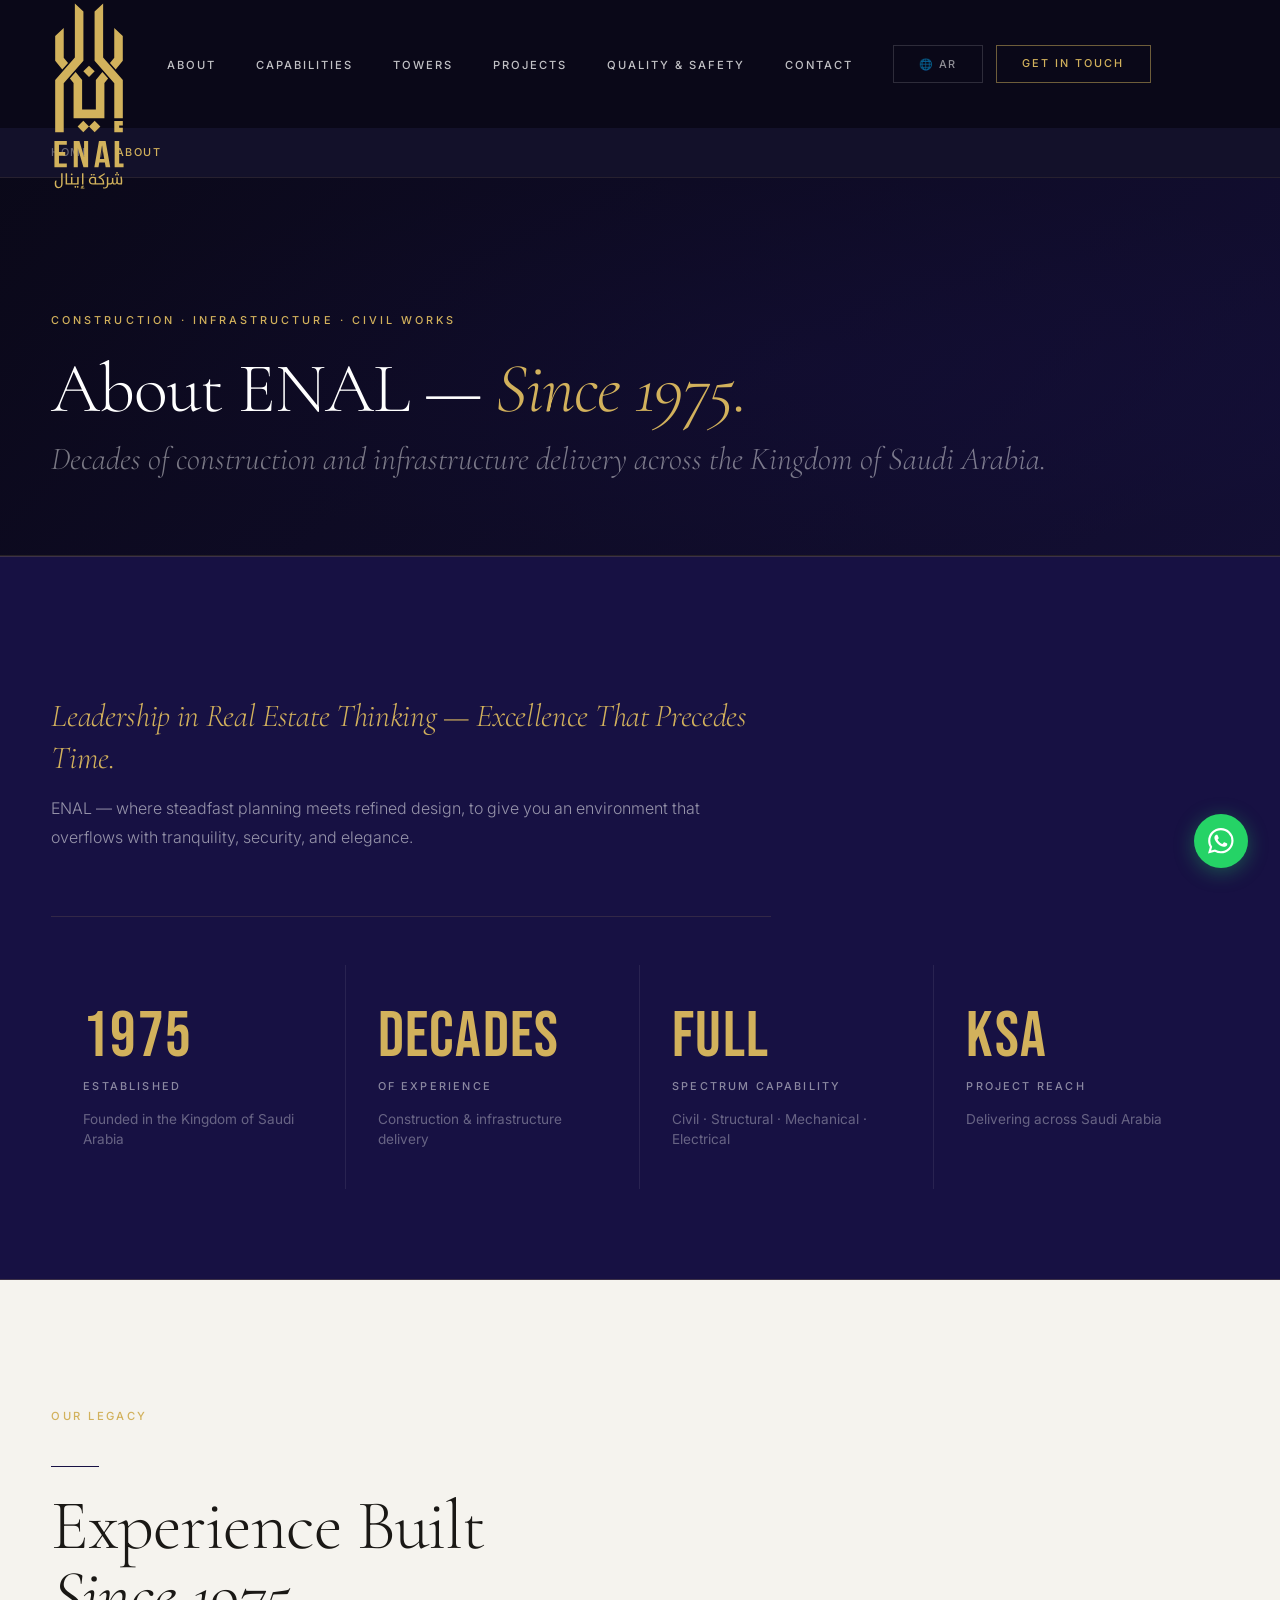
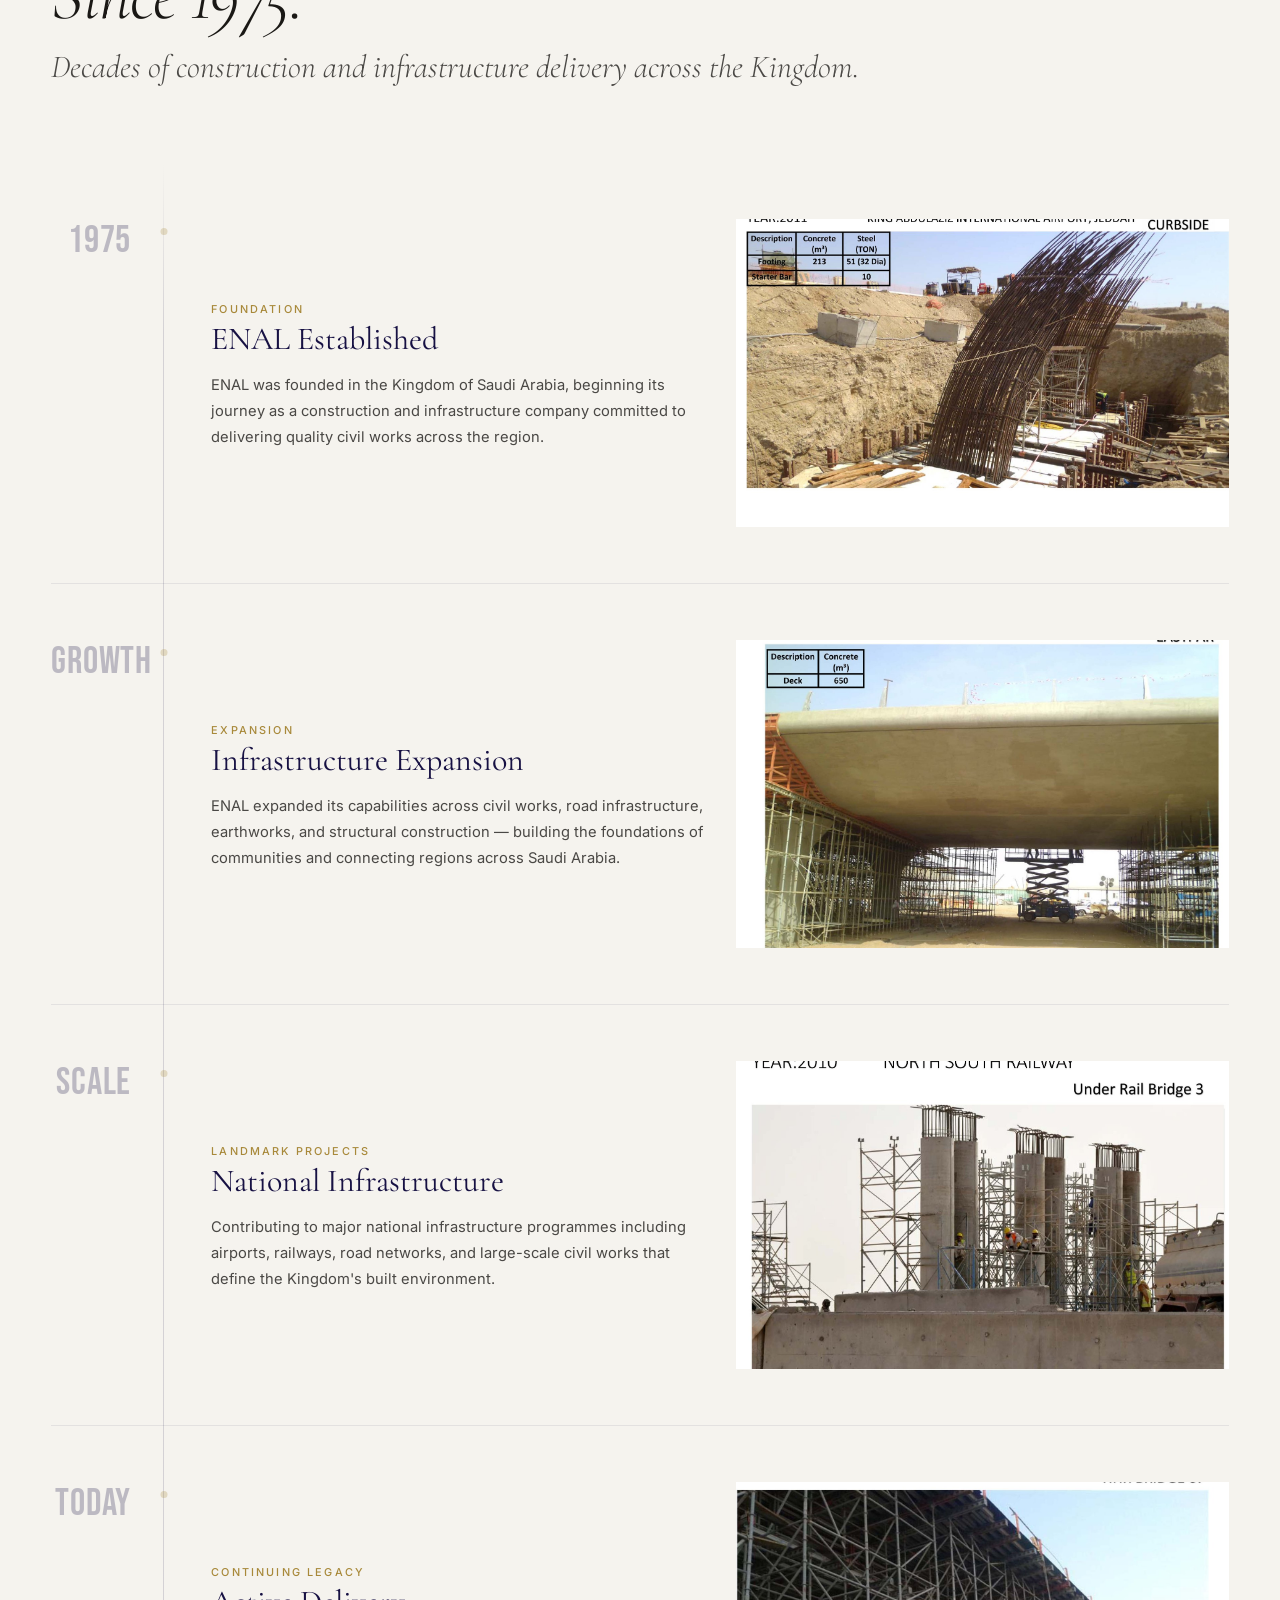
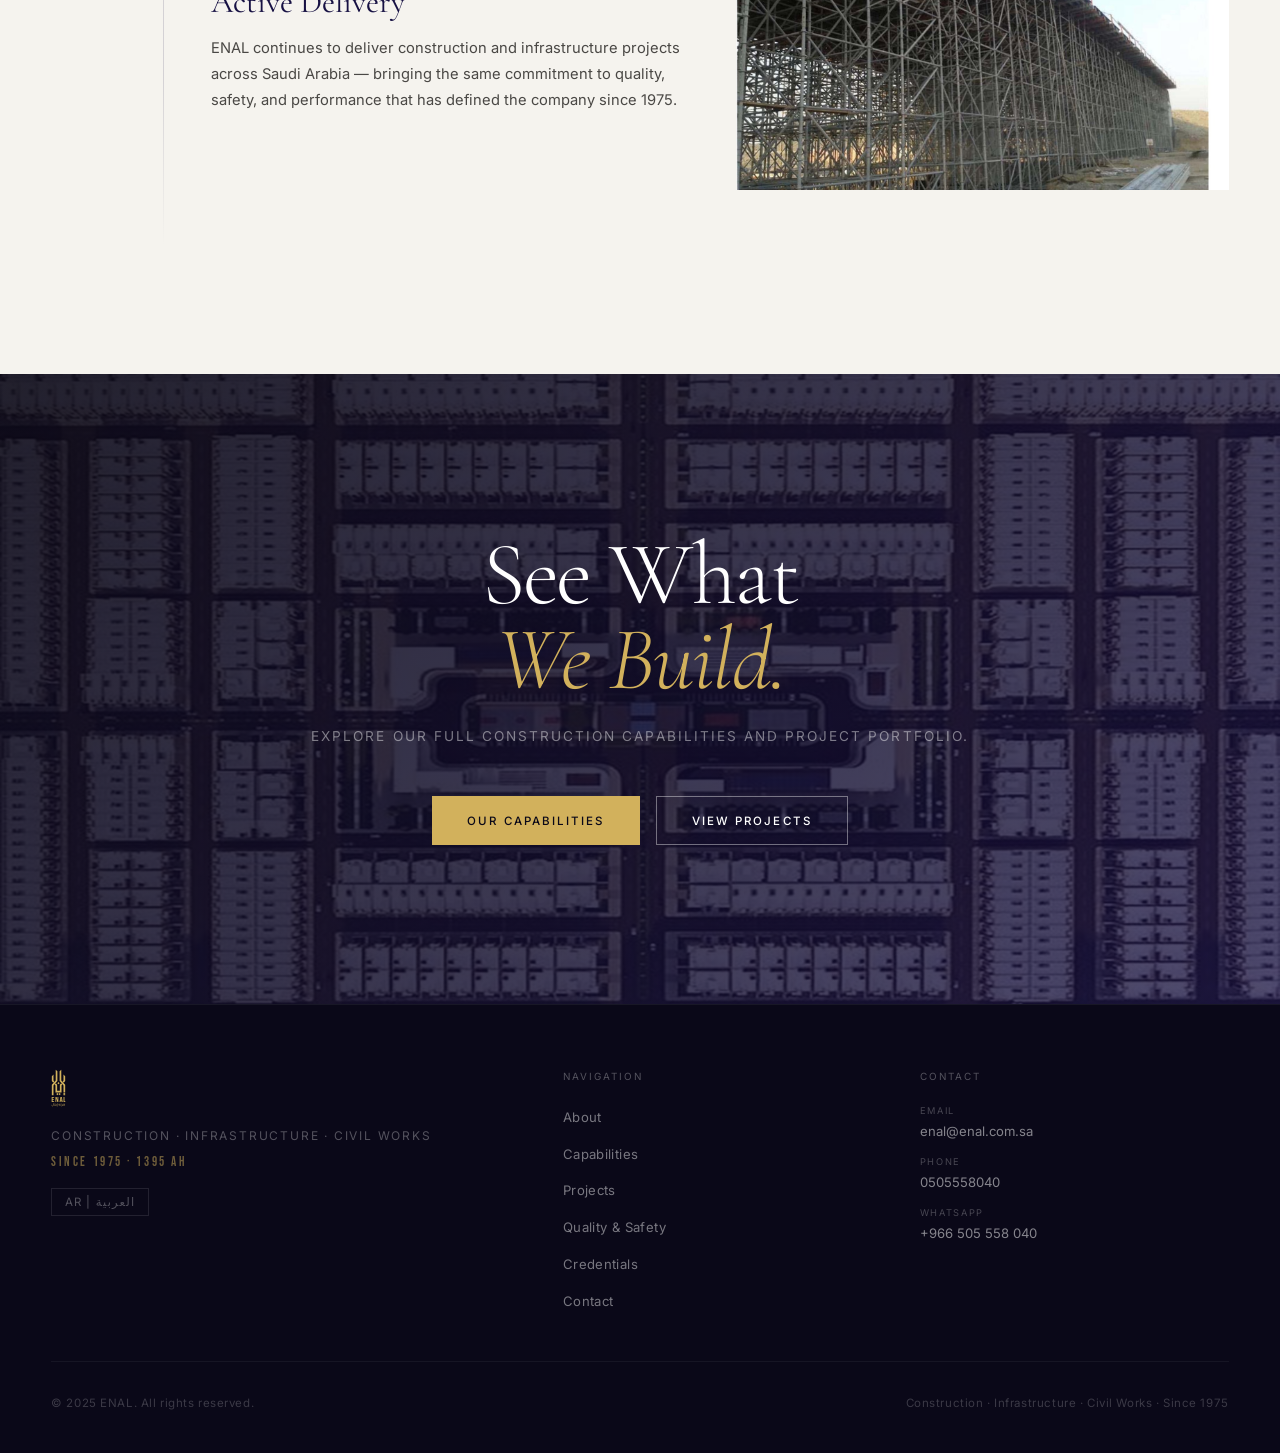
<file: about/index.html>
<!DOCTYPE html>
<html lang="en" dir="ltr" data-default-lang="en"
  data-seo-title-en="About ENAL | Engineering & Construction Since 1975"
  data-seo-title-ar="عن إينال | الهندسة والإنشاءات منذ عام ١٩٧٥"
  data-seo-description-en="Founded in Saudi Arabia in 1975, ENAL delivers civil works, infrastructure, and construction projects with a long-standing focus on quality and performance."
  data-seo-description-ar="تأسست إينال في المملكة العربية السعودية عام ١٩٧٥، وتنفذ مشاريع الأعمال المدنية والبنية التحتية والإنشاءات مع تركيز راسخ على الجودة والأداء.">
<head>
  <meta charset="UTF-8" />
  <meta name="viewport" content="width=device-width, initial-scale=1.0" />
  <meta name="description" content="Founded in Saudi Arabia in 1975, ENAL delivers civil works, infrastructure, and construction projects with a long-standing focus on quality and performance." />
  <meta name="robots" content="index, follow" />
  <meta name="theme-color" content="#171143" />
  <link rel="canonical" href="https://enal.com.sa/about/" />

  <!-- Open Graph -->
  <meta property="og:type" content="website" />
  <meta property="og:url" content="https://enal.com.sa/about/" />
  <meta property="og:title" content="عن إينال | About ENAL — تاريخ وخبرة المقاولات منذ 1975" />
  <meta property="og:description" content="Founded in Saudi Arabia in 1975, ENAL delivers civil works, infrastructure, and construction projects with a long-standing focus on quality and performance." />
  <meta property="og:image" content="https://enal.com.sa/assets/images/hero.png" />
  <meta property="og:site_name" content="ENAL" />

  <!-- Twitter -->
  <meta name="twitter:card" content="summary_large_image" />
  <meta name="twitter:title" content="About ENAL — Construction & Infrastructure Since 1975" />
  <meta name="twitter:description" content="ENAL was established in Saudi Arabia in 1975. Decades of construction, infrastructure, and civil works delivery across the Kingdom." />
  <meta name="twitter:image" content="https://enal.com.sa/assets/images/hero.png" />

  <link rel="icon" href="/assets/images/favicon-32.png" type="image/png" sizes="32x32" />
  <link rel="icon" href="/assets/images/favicon-64.png" type="image/png" sizes="64x64" />
  <title>عن إينال | About ENAL — تاريخ وخبرة المقاولات منذ 1975</title>
  <link rel="preconnect" href="https://fonts.googleapis.com" />
  <link rel="preconnect" href="https://fonts.gstatic.com" crossorigin />
  <link href="https://fonts.googleapis.com/css2?family=Cormorant+Garamond:ital,wght@0,300;0,400;0,500;0,600;1,300;1,400&family=Inter:wght@300;400;500;600&family=Bebas+Neue&family=Tajawal:wght@200;300;400;500;700&family=Noto+Kufi+Arabic:wght@100;200;300;400&display=swap" rel="stylesheet" />
  <link rel="stylesheet" href="/assets/css/style.css" />

  <!-- Structured Data: BreadcrumbList -->
  <script type="application/ld+json">
  {
    "@context": "https://schema.org",
    "@type": "BreadcrumbList",
    "itemListElement": [
      { "@type": "ListItem", "position": 1, "name": "Home", "item": "https://enal.com.sa/" },
      { "@type": "ListItem", "position": 2, "name": "About", "item": "https://enal.com.sa/about" }
    ]
  }
  </script>
</head>
<body>

<!-- NAVIGATION -->
<nav class="nav" id="nav" role="navigation" aria-label="Main navigation">
  <div class="nav__inner">
    <a href="/" class="nav__logo" aria-label="ENAL — Home">
      <img src="/assets/images/logo-transparent.svg" alt="ENAL" />
    </a>
    <ul class="nav__links" role="list">
      <li><a href="/about"        class="nav__link" data-en="About"            data-ar="عن الشركة">About</a></li>
      <li><a href="/capabilities" class="nav__link" data-en="Capabilities"     data-ar="خدماتنا">Capabilities</a></li>
      <li><a href="/towers"       class="nav__link" data-en="Towers"            data-ar="الأبراج">Towers</a></li>
      <li><a href="/projects"     class="nav__link" data-en="Projects"         data-ar="المشاريع">Projects</a></li>
      <li><a href="/#quality"    class="nav__link" data-en="Quality & Safety" data-ar="الجودة والسلامة">Quality & Safety</a></li>
      <li><a href="/contact"      class="nav__link" data-en="Contact"          data-ar="تواصل معنا">Contact</a></li>
    </ul>
    <div class="nav__actions-wrapper">
      <button class="lang-toggle" id="langToggle" aria-label="Switch language">🌐 AR</button>
      <a href="/contact" class="nav__cta" data-en="Get in Touch" data-ar="تواصل معنا">Get in Touch</a>
    </div>
    <button class="nav__lang-mobile" id="langToggleMobile" aria-label="Switch language">🌐 AR</button>
    <button class="nav__hamburger" id="hamburger" aria-label="Open menu" aria-expanded="false">
      <span></span><span></span><span></span>
    </button>
  </div>
</nav>

<!-- Mobile Menu -->
<div class="nav__mobile" id="mobileMenu" role="dialog" aria-label="Mobile navigation">
  <a href="/about"        class="nav__mobile-link" data-mobile-link data-en="About"            data-ar="عن الشركة">About</a>
  <a href="/capabilities" class="nav__mobile-link" data-mobile-link data-en="Capabilities"     data-ar="خدماتنا">Capabilities</a>
  <a href="/towers"       class="nav__mobile-link" data-mobile-link data-en="Towers"            data-ar="الأبراج">Towers</a>
  <a href="/projects"     class="nav__mobile-link" data-mobile-link data-en="Projects"         data-ar="المشاريع">Projects</a>
  <a href="/#quality"    class="nav__mobile-link" data-mobile-link data-en="Quality & Safety" data-ar="الجودة والسلامة">Quality & Safety</a>
  <a href="/contact"      class="nav__mobile-link" data-mobile-link data-en="Contact"          data-ar="تواصل معنا">Contact</a>
  <a href="/contact"      class="nav__mobile-cta"  data-mobile-link data-en="Get in Touch"     data-ar="تواصل معنا">Get in Touch</a>
  <button class="nav__mobile-lang" id="mobileLangToggle" aria-label="Switch language">AR | العربية</button>
</div>


<!-- BREADCRUMB -->
<nav class="breadcrumb" aria-label="Breadcrumb">
  <div class="container">
    <ol class="breadcrumb__list" role="list">
      <li class="breadcrumb__item"><a href="/" class="breadcrumb__link" data-en="Home" data-ar="الرئيسية">Home</a></li>
      <li class="breadcrumb__item breadcrumb__item--current" aria-current="page" data-en="About" data-ar="عن الشركة">About</li>
    </ol>
  </div>
</nav>


<!-- PAGE HERO -->
<section class="page-hero" aria-label="About ENAL">
  <div class="page-hero__overlay"></div>
  <div class="page-hero__content container">
    <p class="hero__label"
       data-en="Construction · Infrastructure · Civil Works"
       data-ar="إنشاءات · بنية تحتية · أعمال مدنية">
      Construction · Infrastructure · Civil Works
    </p>
    <h1 class="t-title"
        data-en="About ENAL — <em>Since 1975.</em>"
        data-ar="عن إينال — <em>منذ ١٩٧٥.</em>">
      About ENAL — <em>Since 1975.</em>
    </h1>
    <p class="t-subtitle" style="margin-top:1rem;"
       data-en="Decades of construction and infrastructure delivery across the Kingdom of Saudi Arabia."
       data-ar="عقود من تنفيذ مشاريع الإنشاء والبنية التحتية في أرجاء المملكة العربية السعودية.">
      Decades of construction and infrastructure delivery across the Kingdom of Saudi Arabia.
    </p>
  </div>
</section>


<!-- AT A GLANCE -->
<section class="glance" id="about" aria-label="ENAL at a glance">
  <div class="container">

    <div class="glance__philosophy reveal">
      <p class="glance__philosophy-heading"
         data-en="Leadership in Real Estate Thinking — Excellence That Precedes Time."
         data-ar="قيادة في الفكر العقاري.. وتميّز يسبق الزمن.">
        Leadership in Real Estate Thinking — Excellence That Precedes Time.
      </p>
      <p class="glance__philosophy-body"
         data-en="ENAL — where steadfast planning meets refined design, to give you an environment that overflows with tranquility, security, and elegance."
         data-ar="إينال العقارية.. حيث يلتقي التخطيط الراسخ بالتصميم الرفيع، لنمنحك بيئة تفيض بالهدوء، والأمان، والفخامة.">
        ENAL — where steadfast planning meets refined design, to give you an environment that overflows with tranquility, security, and elegance.
      </p>
    </div>

    <div class="glance__grid">
      <div class="glance__item reveal">
        <span class="glance__number">1975</span>
        <span class="glance__label" data-en="Established" data-ar="تأسست الشركة">Established</span>
        <span class="glance__desc" data-en="Founded in the Kingdom of Saudi Arabia" data-ar="تأسست في المملكة العربية السعودية">Founded in the Kingdom of Saudi Arabia</span>
      </div>
      <div class="glance__item reveal reveal-delay-1">
        <span class="glance__number" data-en="Decades" data-ar="عقود">Decades</span>
        <span class="glance__label" data-en="Of Experience" data-ar="من الخبرة">Of Experience</span>
        <span class="glance__desc" data-en="Construction & infrastructure delivery" data-ar="تنفيذ مشاريع الإنشاء والبنية التحتية">Construction & infrastructure delivery</span>
      </div>
      <div class="glance__item reveal reveal-delay-2">
        <span class="glance__number" data-en="Full" data-ar="قدرة">Full</span>
        <span class="glance__label" data-en="Spectrum Capability" data-ar="متكاملة">Spectrum Capability</span>
        <span class="glance__desc" data-en="Civil · Structural · Mechanical · Electrical" data-ar="مدني · إنشائي · ميكانيكي · كهربائي">Civil · Structural · Mechanical · Electrical</span>
      </div>
      <div class="glance__item reveal reveal-delay-3">
        <span class="glance__number">KSA</span>
        <span class="glance__label" data-en="Project Reach" data-ar="نطاق المشاريع">Project Reach</span>
        <span class="glance__desc" data-en="Delivering across Saudi Arabia" data-ar="التنفيذ في أرجاء المملكة">Delivering across Saudi Arabia</span>
      </div>
    </div>
  </div>
</section>


<!-- LEGACY TIMELINE -->
<section class="legacy section" id="legacy" aria-label="Our legacy">
  <div class="container">

    <header class="legacy__header section-header reveal">
      <span class="t-label" data-en="Our Legacy" data-ar="إرثنا">Our Legacy</span>
      <div class="divider"></div>
      <h2 class="t-title c-dark"
          data-en="Experience Built<br /><em>Since 1975.</em>"
          data-ar="خبرة راسخة<br /><em>منذ ١٩٧٥.</em>">
        Experience Built<br /><em>Since 1975.</em>
      </h2>
      <p class="t-subtitle" style="color:var(--gray-dark);margin-top:1rem;"
         data-en="Decades of construction and infrastructure delivery across the Kingdom."
         data-ar="عقود من تنفيذ مشاريع الإنشاء والبنية التحتية في أرجاء المملكة.">
        Decades of construction and infrastructure delivery across the Kingdom.
      </p>
    </header>

    <div class="legacy__timeline">

      <div class="legacy__item reveal">
        <div class="legacy__year">1975</div>
        <div class="legacy__body">
          <div class="legacy__text-block">
            <span class="legacy__era" data-en="Foundation" data-ar="التأسيس">Foundation</span>
            <h3 class="legacy__title" data-en="ENAL Established" data-ar="تأسيس إينال">ENAL Established</h3>
            <p class="legacy__desc"
               data-en="ENAL was founded in the Kingdom of Saudi Arabia, beginning its journey as a construction and infrastructure company committed to delivering quality civil works across the region."
               data-ar="تأسست شركة إينال في المملكة العربية السعودية، لتبدأ مسيرتها شركةً متخصصة في الإنشاء والبنية التحتية، ملتزمةً بتقديم أعمال مدنية عالية الجودة في المنطقة.">
              ENAL was founded in the Kingdom of Saudi Arabia, beginning its journey as a construction and infrastructure company committed to delivering quality civil works across the region.
            </p>
          </div>
          <div class="legacy__image">
            <img src="/assets/images/project-02.jpg" alt="ENAL early construction works in Saudi Arabia" loading="lazy" width="600" height="400" />
          </div>
        </div>
      </div>

      <div class="legacy__item reveal">
        <div class="legacy__year" data-en="Growth" data-ar="النمو">Growth</div>
        <div class="legacy__body">
          <div class="legacy__text-block">
            <span class="legacy__era" data-en="Expansion" data-ar="التوسع">Expansion</span>
            <h3 class="legacy__title" data-en="Infrastructure Expansion" data-ar="توسع في البنية التحتية">Infrastructure Expansion</h3>
            <p class="legacy__desc"
               data-en="ENAL expanded its capabilities across civil works, road infrastructure, earthworks, and structural construction — building the foundations of communities and connecting regions across Saudi Arabia."
               data-ar="وسّعت إينال قدراتها لتشمل الأعمال المدنية وبنية الطرق وأعمال الحفر والإنشاءات الهيكلية، مُرسيةً أسس المجتمعات وواصلةً بين مناطق المملكة.">
              ENAL expanded its capabilities across civil works, road infrastructure, earthworks, and structural construction — building the foundations of communities and connecting regions across Saudi Arabia.
            </p>
          </div>
          <div class="legacy__image">
            <img src="/assets/images/project-06.jpg" alt="ENAL infrastructure expansion works" loading="lazy" width="600" height="400" />
          </div>
        </div>
      </div>

      <div class="legacy__item reveal">
        <div class="legacy__year" data-en="Scale" data-ar="الحجم">Scale</div>
        <div class="legacy__body">
          <div class="legacy__text-block">
            <span class="legacy__era" data-en="Landmark Projects" data-ar="مشاريع بارزة">Landmark Projects</span>
            <h3 class="legacy__title" data-en="National Infrastructure" data-ar="البنية التحتية الوطنية">National Infrastructure</h3>
            <p class="legacy__desc"
               data-en="Contributing to major national infrastructure programmes including airports, railways, road networks, and large-scale civil works that define the Kingdom's built environment."
               data-ar="المساهمة في برامج البنية التحتية الوطنية الكبرى، بما فيها المطارات والسكك الحديدية وشبكات الطرق والأعمال المدنية الضخمة التي تُشكّل البيئة العمرانية للمملكة.">
              Contributing to major national infrastructure programmes including airports, railways, road networks, and large-scale civil works that define the Kingdom's built environment.
            </p>
          </div>
          <div class="legacy__image">
            <img src="/assets/images/project-24.jpg" alt="ENAL national infrastructure project" loading="lazy" width="600" height="400" />
          </div>
        </div>
      </div>

      <div class="legacy__item reveal">
        <div class="legacy__year" data-en="Today" data-ar="اليوم">Today</div>
        <div class="legacy__body">
          <div class="legacy__text-block">
            <span class="legacy__era" data-en="Continuing Legacy" data-ar="الإرث المستمر">Continuing Legacy</span>
            <h3 class="legacy__title" data-en="Active Delivery" data-ar="تنفيذ فعّال">Active Delivery</h3>
            <p class="legacy__desc"
               data-en="ENAL continues to deliver construction and infrastructure projects across Saudi Arabia — bringing the same commitment to quality, safety, and performance that has defined the company since 1975."
               data-ar="تواصل إينال تنفيذ مشاريع الإنشاء والبنية التحتية في أرجاء المملكة، محافظةً على ذات الالتزام بالجودة والسلامة والأداء الذي ميّزها منذ عام ١٩٧٥.">
              ENAL continues to deliver construction and infrastructure projects across Saudi Arabia — bringing the same commitment to quality, safety, and performance that has defined the company since 1975.
            </p>
          </div>
          <div class="legacy__image">
            <img src="/assets/images/project-10.jpg" alt="ENAL active construction project" loading="lazy" width="600" height="400" />
          </div>
        </div>
      </div>

    </div>
  </div>
</section>


<!-- INTERNAL LINKS CTA -->
<section class="final-cta" aria-label="Explore more">
  <div class="final-cta__bg" role="img" aria-label="ENAL construction project"></div>
  <div class="final-cta__overlay"></div>
  <div class="final-cta__content reveal">
    <h2 class="final-cta__title"
        data-en="See What<br /><em>We Build.</em>"
        data-ar="اكتشف<br /><em>ما نبنيه.</em>">
      See What<br /><em>We Build.</em>
    </h2>
    <p class="final-cta__sub"
       data-en="Explore our full construction capabilities and project portfolio."
       data-ar="استعرض قدراتنا الإنشائية الكاملة ومحفظة مشاريعنا.">
      Explore our full construction capabilities and project portfolio.
    </p>
    <div style="display:flex;gap:1rem;flex-wrap:wrap;justify-content:center;">
      <a href="/capabilities" class="btn btn--primary"
         data-en="Our Capabilities" data-ar="قدراتنا">
        Our Capabilities
        <svg width="14" height="14" viewBox="0 0 14 14" fill="none" aria-hidden="true">
          <path d="M1 7h12M7 1l6 6-6 6" stroke="currentColor" stroke-width="1.5" stroke-linecap="round" stroke-linejoin="round"/>
        </svg>
      </a>
      <a href="/projects" class="btn btn--outline"
         data-en="View Projects" data-ar="استعرض المشاريع">
        View Projects
      </a>
    </div>
  </div>
</section>


<!-- FOOTER -->
<footer class="footer" role="contentinfo">
  <div class="footer__inner">
    <div class="footer__brand">
      <img src="/assets/images/logo-transparent.svg" alt="ENAL" class="footer__logo" />
      <p class="footer__tagline" data-en="Construction · Infrastructure · Civil Works" data-ar="إنشاءات · بنية تحتية · أعمال مدنية">Construction · Infrastructure · Civil Works</p>
      <p class="footer__since" data-en="Since 1975 · 1395 AH" data-ar="منذ ١٩٧٥ · ١٣٩٥ هـ">Since 1975 · 1395 AH</p>
      <button class="footer__lang" id="footerLangToggle" aria-label="Switch language">AR | العربية</button>
    </div>
    <div>
      <p class="footer__col-title" data-en="Navigation" data-ar="التنقل">Navigation</p>
      <ul class="footer__links">
        <li><a href="/about"        class="footer__link" data-en="About"            data-ar="عن الشركة">About</a></li>
        <li><a href="/capabilities" class="footer__link" data-en="Capabilities"     data-ar="خدماتنا">Capabilities</a></li>
        <li><a href="/projects"     class="footer__link" data-en="Projects"         data-ar="المشاريع">Projects</a></li>
        <li><a href="/#quality"    class="footer__link" data-en="Quality &amp; Safety" data-ar="الجودة والسلامة">Quality &amp; Safety</a></li>
        <li><a href="/#credentials" class="footer__link" data-en="Credentials"     data-ar="الاعتمادات">Credentials</a></li>
        <li><a href="/contact"      class="footer__link" data-en="Contact"          data-ar="تواصل معنا">Contact</a></li>
      </ul>
    </div>
    <div>
      <p class="footer__col-title" data-en="Contact" data-ar="التواصل">Contact</p>
      <div class="footer__contact-item">
        <span class="footer__contact-label" data-en="Email" data-ar="البريد الإلكتروني">Email</span>
        <a href="mailto:enal@enal.com.sa" class="footer__contact-value">enal@enal.com.sa</a>
      </div>
      <div class="footer__contact-item">
        <span class="footer__contact-label" data-en="Phone" data-ar="الهاتف">Phone</span>
        <a href="tel:0505558040" class="footer__contact-value">0505558040</a>
      </div>
      <div class="footer__contact-item">
        <span class="footer__contact-label">WhatsApp</span>
        <a href="https://wa.me/966505558040" target="_blank" rel="noopener" class="footer__contact-value">+966 505 558 040</a>
      </div>
    </div>
  </div>
  <div class="footer__bottom">
    <span class="footer__copy" data-en="&copy; 2025 ENAL. All rights reserved." data-ar="&copy; 2025 إينال. جميع الحقوق محفوظة.">&copy; 2025 ENAL. All rights reserved.</span>
    <span class="footer__legal" data-en="Construction · Infrastructure · Civil Works · Since 1975" data-ar="إنشاءات · بنية تحتية · أعمال مدنية · منذ ١٩٧٥">Construction · Infrastructure · Civil Works · Since 1975</span>
  </div>
</footer>

<a id="whatsappFloat"
   href="https://wa.me/966505558040?text=Hello%2C%20I%20would%20like%20to%20inquire%20about%20ENAL%27s%20construction%20services."
   target="_blank" rel="noopener noreferrer"
   class="whatsapp-btn" aria-label="Contact ENAL on WhatsApp">
  <svg viewBox="0 0 24 24" xmlns="http://www.w3.org/2000/svg" aria-hidden="true">
    <path d="M17.472 14.382c-.297-.149-1.758-.867-2.03-.967-.273-.099-.471-.148-.67.15-.197.297-.767.966-.94 1.164-.173.199-.347.223-.644.075-.297-.15-1.255-.463-2.39-1.475-.883-.788-1.48-1.761-1.653-2.059-.173-.297-.018-.458.13-.606.134-.133.298-.347.446-.52.149-.174.198-.298.298-.497.099-.198.05-.371-.025-.52-.075-.149-.669-1.612-.916-2.207-.242-.579-.487-.5-.669-.51-.173-.008-.371-.01-.57-.01-.198 0-.52.074-.792.372-.272.297-1.04 1.016-1.04 2.479 0 1.462 1.065 2.875 1.213 3.074.149.198 2.096 3.2 5.077 4.487.709.306 1.262.489 1.694.625.712.227 1.36.195 1.871.118.571-.085 1.758-.719 2.006-1.413.248-.694.248-1.289.173-1.413-.074-.124-.272-.198-.57-.347m-5.421 7.403h-.004a9.87 9.87 0 01-5.031-1.378l-.361-.214-3.741.982.998-3.648-.235-.374a9.86 9.86 0 01-1.51-5.26c.001-5.45 4.436-9.884 9.888-9.884 2.64 0 5.122 1.03 6.988 2.898a9.825 9.825 0 012.893 6.994c-.003 5.45-4.437 9.884-9.885 9.884m8.413-18.297A11.815 11.815 0 0012.05 0C5.495 0 .16 5.335.157 11.892c0 2.096.547 4.142 1.588 5.945L.057 24l6.305-1.654a11.882 11.882 0 005.683 1.448h.005c6.554 0 11.89-5.335 11.893-11.893a11.821 11.821 0 00-3.48-8.413z"/>
  </svg>
</a>

<button class="scroll-top" id="scrollTop" aria-label="Scroll to top">
  <svg viewBox="0 0 16 16" xmlns="http://www.w3.org/2000/svg">
    <path d="M8 12V4M3 7l5-5 5 5" stroke-width="1.5" stroke-linecap="round" stroke-linejoin="round"/>
  </svg>
</button>

<script src="/assets/js/main.js" defer></script>
</body>
</html>
</file>
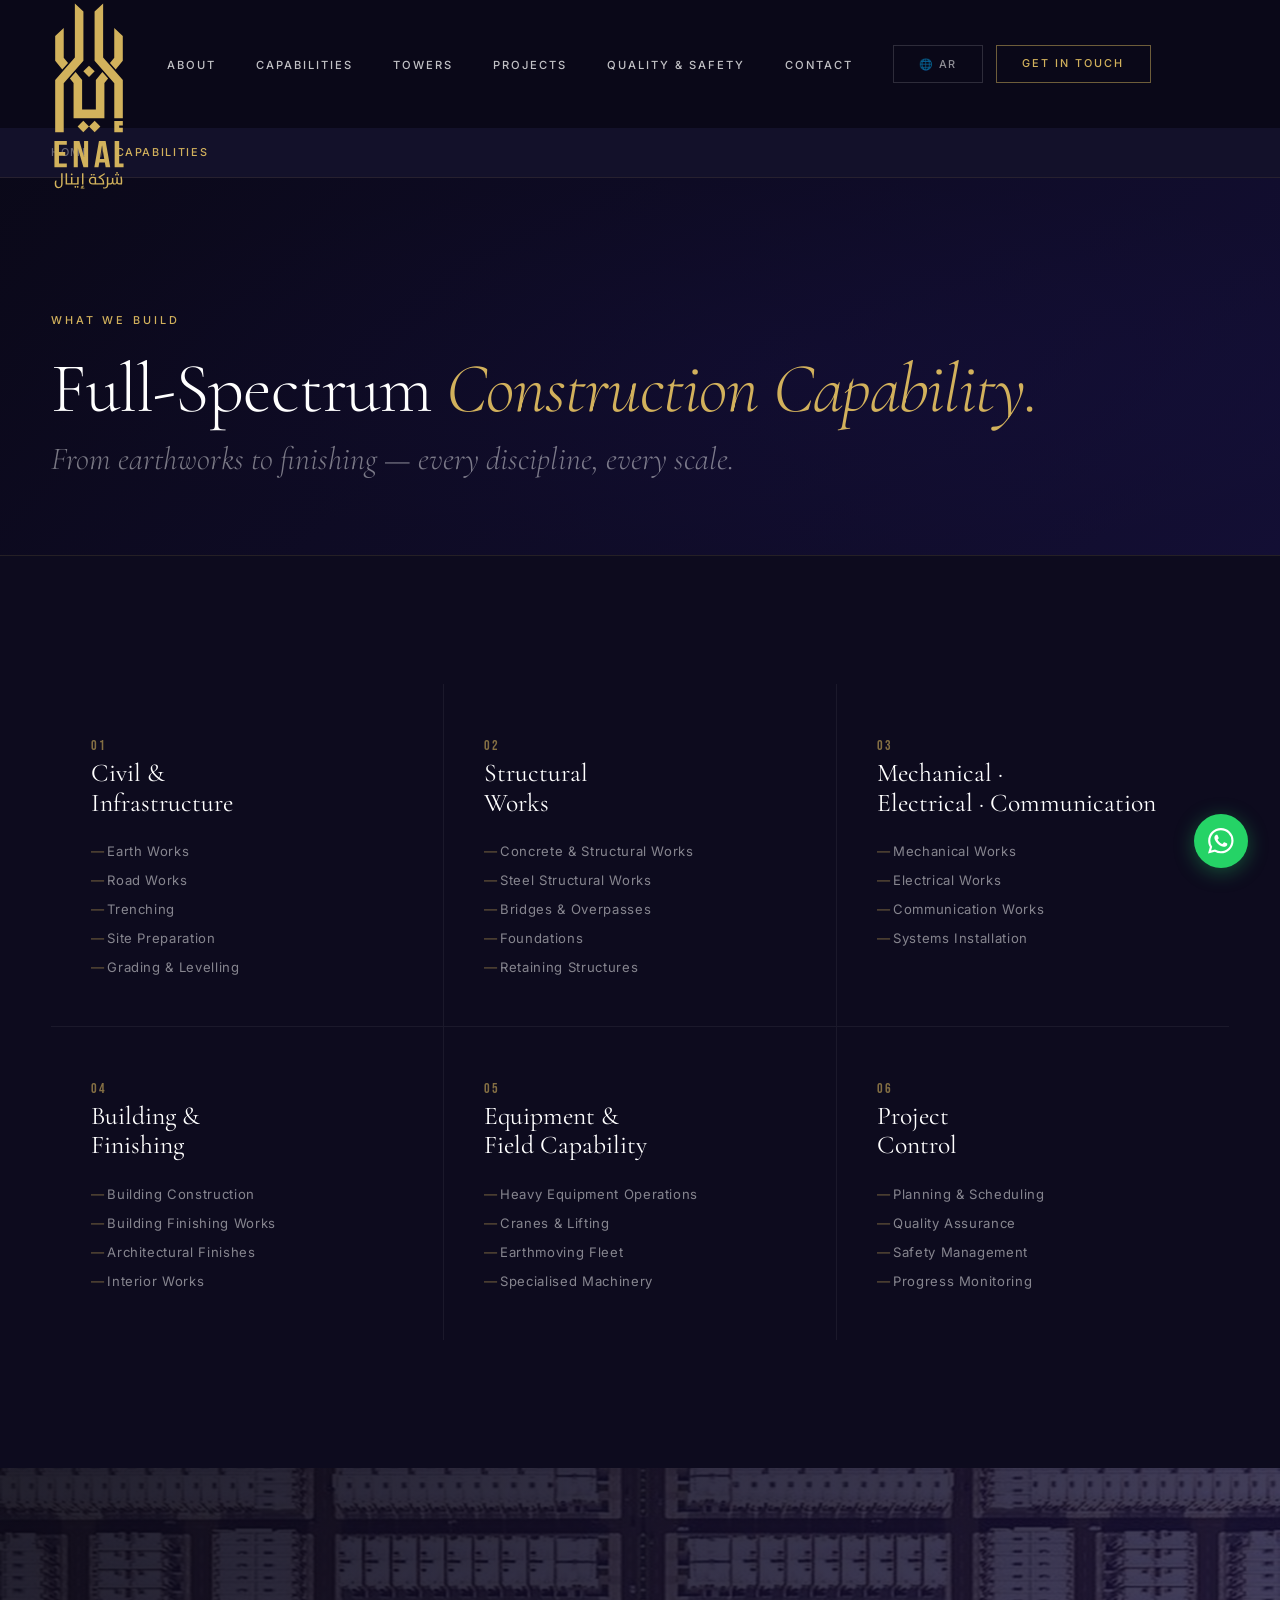
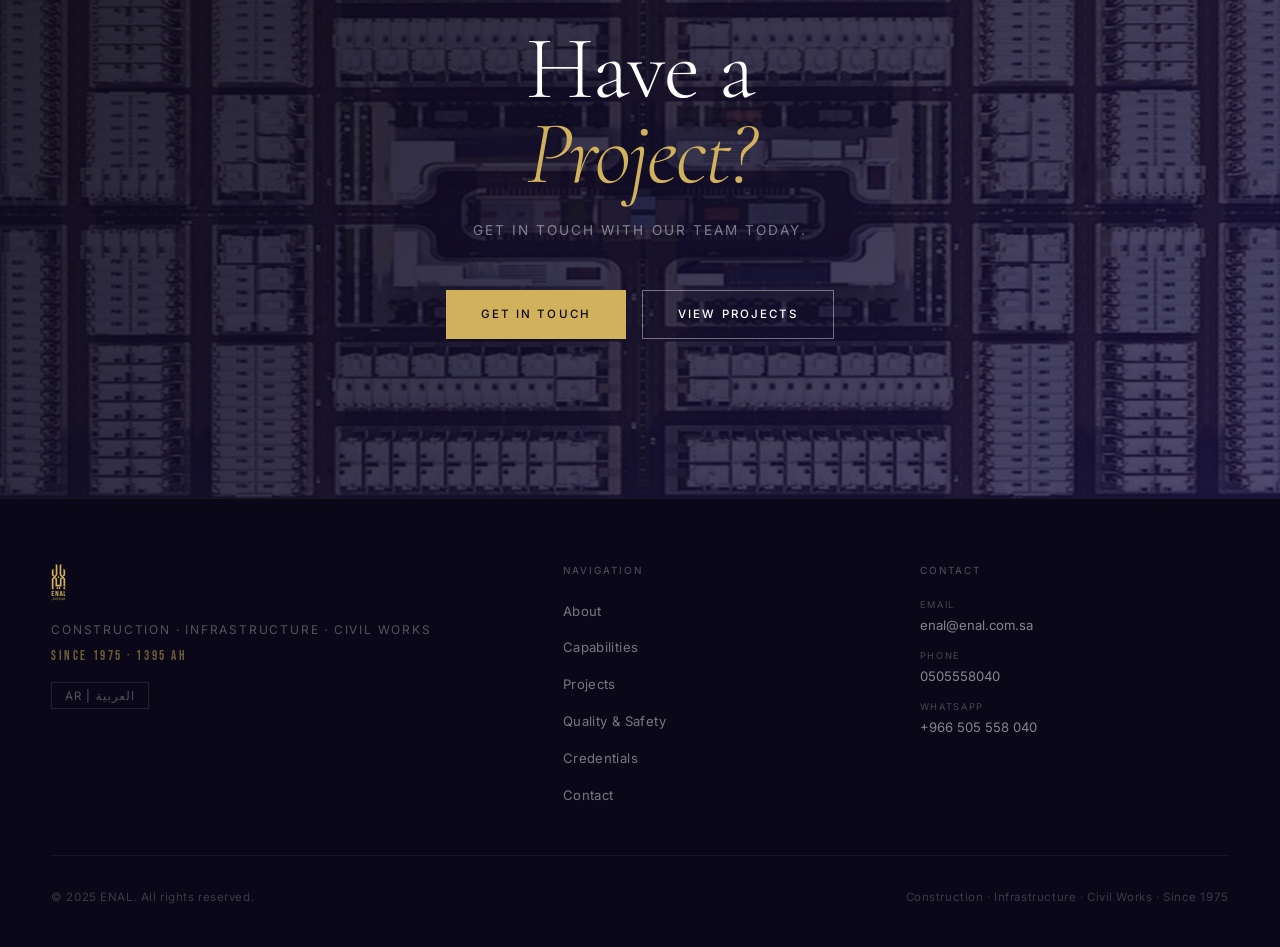
<file: capabilities/index.html>
<!DOCTYPE html>
<html lang="en" dir="ltr" data-default-lang="en"
  data-seo-title-en="ENAL Capabilities | Construction & Infrastructure Services in Saudi Arabia"
  data-seo-title-ar="خدمات إينال | خدمات الإنشاءات والبنية التحتية في المملكة العربية السعودية"
  data-seo-description-en="ENAL delivers civil works, structural works, mechanical and electrical systems, finishing, and project control for construction and infrastructure projects in Saudi Arabia."
  data-seo-description-ar="تقدم إينال الأعمال المدنية والإنشائية والأنظمة الميكانيكية والكهربائية والتشطيبات وإدارة المشاريع في المملكة العربية السعودية.">
<head>
  <meta charset="UTF-8" />
  <meta name="viewport" content="width=device-width, initial-scale=1.0" />
  <meta name="description" content="ENAL delivers civil works, structural works, mechanical and electrical systems, finishing, and project control for construction and infrastructure projects in Saudi Arabia." />
  <meta name="robots" content="index, follow" />
  <meta name="theme-color" content="#171143" />
  <link rel="canonical" href="https://enal.com.sa/capabilities/" />

  <!-- Open Graph -->
  <meta property="og:type" content="website" />
  <meta property="og:url" content="https://enal.com.sa/capabilities/" />
  <meta property="og:title" content="خدمات وقدرات إينال | ENAL Capabilities — أعمال الهندسة والإنشاءات" />
  <meta property="og:description" content="ENAL delivers civil works, structural works, mechanical and electrical systems, finishing, and project control for construction and infrastructure projects in Saudi Arabia." />
  <meta property="og:image" content="https://enal.com.sa/assets/images/hero.png" />
  <meta property="og:site_name" content="ENAL" />

  <!-- Twitter -->
  <meta name="twitter:card" content="summary_large_image" />
  <meta name="twitter:title" content="ENAL Capabilities — Full-Spectrum Construction" />
  <meta name="twitter:description" content="ENAL Construction Capabilities — Civil works, structural, mechanical, electrical, building & finishing across Saudi Arabia." />
  <meta name="twitter:image" content="https://enal.com.sa/assets/images/hero.png" />

  <link rel="icon" href="/assets/images/favicon-32.png" type="image/png" sizes="32x32" />
  <link rel="icon" href="/assets/images/favicon-64.png" type="image/png" sizes="64x64" />
  <title>خدمات وقدرات إينال | ENAL Capabilities — أعمال الهندسة والإنشاءات</title>
  <link rel="preconnect" href="https://fonts.googleapis.com" />
  <link rel="preconnect" href="https://fonts.gstatic.com" crossorigin />
  <link href="https://fonts.googleapis.com/css2?family=Cormorant+Garamond:ital,wght@0,300;0,400;0,500;0,600;1,300;1,400&family=Inter:wght@300;400;500;600&family=Bebas+Neue&family=Tajawal:wght@200;300;400;500;700&family=Noto+Kufi+Arabic:wght@100;200;300;400&display=swap" rel="stylesheet" />
  <link rel="stylesheet" href="/assets/css/style.css" />

  <!-- Structured Data: BreadcrumbList -->
  <script type="application/ld+json">
  {
    "@context": "https://schema.org",
    "@type": "BreadcrumbList",
    "itemListElement": [
      { "@type": "ListItem", "position": 1, "name": "Home", "item": "https://enal.com.sa/" },
      { "@type": "ListItem", "position": 2, "name": "Capabilities", "item": "https://enal.com.sa/capabilities" }
    ]
  }
  </script>

  <script type="application/ld+json">
  {
    "@context": "https://schema.org",
    "@type": "ItemList",
    "name": "ENAL construction and infrastructure services",
    "itemListElement": [
      { "@type": "ListItem", "position": 1, "item": { "@type": "Service", "name": "Civil works", "serviceType": "Civil construction" } },
      { "@type": "ListItem", "position": 2, "item": { "@type": "Service", "name": "Structural works", "serviceType": "Structural construction" } },
      { "@type": "ListItem", "position": 3, "item": { "@type": "Service", "name": "Mechanical, electrical and communication systems", "serviceType": "MEP and communication systems" } },
      { "@type": "ListItem", "position": 4, "item": { "@type": "Service", "name": "Building and finishing", "serviceType": "Building construction and finishing" } },
      { "@type": "ListItem", "position": 5, "item": { "@type": "Service", "name": "Equipment and field capability", "serviceType": "Construction equipment and field operations" } },
      { "@type": "ListItem", "position": 6, "item": { "@type": "Service", "name": "Project control", "serviceType": "Construction project control" } }
    ]
  }
  </script>
</head>
<body>

<!-- NAVIGATION -->
<nav class="nav" id="nav" role="navigation" aria-label="Main navigation">
  <div class="nav__inner">
    <a href="/" class="nav__logo" aria-label="ENAL — Home">
      <img src="/assets/images/logo-transparent.svg" alt="ENAL" />
    </a>
    <ul class="nav__links" role="list">
      <li><a href="/about"        class="nav__link" data-en="About"            data-ar="عن الشركة">About</a></li>
      <li><a href="/capabilities" class="nav__link" data-en="Capabilities"     data-ar="خدماتنا">Capabilities</a></li>
      <li><a href="/towers"       class="nav__link" data-en="Towers"            data-ar="الأبراج">Towers</a></li>
      <li><a href="/projects"     class="nav__link" data-en="Projects"         data-ar="المشاريع">Projects</a></li>
      <li><a href="/#quality"    class="nav__link" data-en="Quality & Safety" data-ar="الجودة والسلامة">Quality & Safety</a></li>
      <li><a href="/contact"      class="nav__link" data-en="Contact"          data-ar="تواصل معنا">Contact</a></li>
    </ul>
    <div class="nav__actions-wrapper">
      <button class="lang-toggle" id="langToggle" aria-label="Switch language">🌐 AR</button>
      <a href="/contact" class="nav__cta" data-en="Get in Touch" data-ar="تواصل معنا">Get in Touch</a>
    </div>
    <button class="nav__lang-mobile" id="langToggleMobile" aria-label="Switch language">🌐 AR</button>
    <button class="nav__hamburger" id="hamburger" aria-label="Open menu" aria-expanded="false">
      <span></span><span></span><span></span>
    </button>
  </div>
</nav>

<!-- Mobile Menu -->
<div class="nav__mobile" id="mobileMenu" role="dialog" aria-label="Mobile navigation">
  <a href="/about"        class="nav__mobile-link" data-mobile-link data-en="About"            data-ar="عن الشركة">About</a>
  <a href="/capabilities" class="nav__mobile-link" data-mobile-link data-en="Capabilities"     data-ar="خدماتنا">Capabilities</a>
  <a href="/towers"       class="nav__mobile-link" data-mobile-link data-en="Towers"            data-ar="الأبراج">Towers</a>
  <a href="/projects"     class="nav__mobile-link" data-mobile-link data-en="Projects"         data-ar="المشاريع">Projects</a>
  <a href="/#quality"    class="nav__mobile-link" data-mobile-link data-en="Quality & Safety" data-ar="الجودة والسلامة">Quality & Safety</a>
  <a href="/contact"      class="nav__mobile-link" data-mobile-link data-en="Contact"          data-ar="تواصل معنا">Contact</a>
  <a href="/contact"      class="nav__mobile-cta"  data-mobile-link data-en="Get in Touch"     data-ar="تواصل معنا">Get in Touch</a>
  <button class="nav__mobile-lang" id="mobileLangToggle" aria-label="Switch language">AR | العربية</button>
</div>


<!-- BREADCRUMB -->
<nav class="breadcrumb" aria-label="Breadcrumb">
  <div class="container">
    <ol class="breadcrumb__list" role="list">
      <li class="breadcrumb__item"><a href="/" class="breadcrumb__link" data-en="Home" data-ar="الرئيسية">Home</a></li>
      <li class="breadcrumb__item breadcrumb__item--current" aria-current="page" data-en="Capabilities" data-ar="خدماتنا">Capabilities</li>
    </ol>
  </div>
</nav>


<!-- PAGE HERO -->
<section class="page-hero" aria-label="About ENAL">
  <div class="page-hero__overlay"></div>
  <div class="page-hero__content container">
    <p class="hero__label"
       data-en="What We Build"
       data-ar="ماذا نبني">
      What We Build
    </p>
    <h1 class="t-title"
        data-en="Full-Spectrum <em>Construction Capability.</em>"
        data-ar="قدرة إنشائية <em>متكاملة.</em>">
      Full-Spectrum <em>Construction Capability.</em>
    </h1>
    <p class="t-subtitle" style="margin-top:1rem;"
       data-en="From earthworks to finishing — every discipline, every scale."
       data-ar="من أعمال الحفر حتى التشطيبات — كل التخصصات، كل الأحجام.">
      From earthworks to finishing — every discipline, every scale.
    </p>
  </div>
</section>


<section class="capabilities section" id="capabilities" aria-label="What we build">
  <div class="container">
    <div class="capabilities__grid">
      <div class="cap__item reveal" style="--bg-img: url('/assets/images/project-03.jpg')" tabindex="0" data-service-en="Civil &amp; Infrastructure" data-service-ar="الأعمال المدنية والبنية التحتية">
        <div class="cap__content">
          <span class="cap__number">01</span>
          <h2 class="cap__title" data-en="Civil &amp;<br />Infrastructure" data-ar="الأعمال المدنية<br />والبنية التحتية">Civil &amp;<br />Infrastructure</h2>
          <ul class="cap__list">
            <li data-en="Earth Works" data-ar="أعمال الحفر والردم">Earth Works</li>
            <li data-en="Road Works" data-ar="أعمال الطرق">Road Works</li>
            <li data-en="Trenching" data-ar="أعمال الخنادق">Trenching</li>
            <li data-en="Site Preparation" data-ar="تجهيز المواقع">Site Preparation</li>
            <li data-en="Grading &amp; Levelling" data-ar="التسوية والتمهيد">Grading &amp; Levelling</li>
          </ul>
        </div>
      </div>
      <div class="cap__item reveal reveal-delay-1" style="--bg-img: url('/assets/images/project-27.jpg')" tabindex="0" data-service-en="Structural Works" data-service-ar="الأعمال الإنشائية">
        <div class="cap__content">
          <span class="cap__number">02</span>
          <h2 class="cap__title" data-en="Structural<br />Works" data-ar="الأعمال<br />الإنشائية">Structural<br />Works</h2>
          <ul class="cap__list">
            <li data-en="Concrete &amp; Structural Works" data-ar="الأعمال الخرسانية والإنشائية">Concrete &amp; Structural Works</li>
            <li data-en="Steel Structural Works" data-ar="الأعمال الإنشائية الفولاذية">Steel Structural Works</li>
            <li data-en="Bridges &amp; Overpasses" data-ar="الجسور والعبارات">Bridges &amp; Overpasses</li>
            <li data-en="Foundations" data-ar="الأساسات">Foundations</li>
            <li data-en="Retaining Structures" data-ar="الجدران الاستنادية">Retaining Structures</li>
          </ul>
        </div>
      </div>
      <div class="cap__item reveal reveal-delay-2" style="--bg-img: url('/assets/images/project-30.jpg')" tabindex="0" data-service-en="Mechanical · Electrical · Communication" data-service-ar="الأعمال الميكانيكية والكهربائية والاتصالات">
        <div class="cap__content">
          <span class="cap__number">03</span>
          <h2 class="cap__title" data-en="Mechanical ·<br />Electrical · Communication" data-ar="ميكانيكا ·<br />كهرباء · اتصالات">Mechanical ·<br />Electrical · Communication</h2>
          <ul class="cap__list">
            <li data-en="Mechanical Works" data-ar="الأعمال الميكانيكية">Mechanical Works</li>
            <li data-en="Electrical Works" data-ar="الأعمال الكهربائية">Electrical Works</li>
            <li data-en="Communication Works" data-ar="أعمال الاتصالات">Communication Works</li>
            <li data-en="Systems Installation" data-ar="تركيب الأنظمة">Systems Installation</li>
          </ul>
        </div>
      </div>
      <div class="cap__item reveal" style="--bg-img: url('/assets/images/project-22.jpg')" tabindex="0" data-service-en="Building &amp; Finishing" data-service-ar="البناء والتشطيبات">
        <div class="cap__content">
          <span class="cap__number">04</span>
          <h2 class="cap__title" data-en="Building &amp;<br />Finishing" data-ar="البناء<br />والتشطيبات">Building &amp;<br />Finishing</h2>
          <ul class="cap__list">
            <li data-en="Building Construction" data-ar="إنشاء المباني">Building Construction</li>
            <li data-en="Building Finishing Works" data-ar="أعمال تشطيب المباني">Building Finishing Works</li>
            <li data-en="Architectural Finishes" data-ar="التشطيبات المعمارية">Architectural Finishes</li>
            <li data-en="Interior Works" data-ar="الأعمال الداخلية">Interior Works</li>
          </ul>
        </div>
      </div>
      <div class="cap__item reveal reveal-delay-1" style="--bg-img: url('/assets/images/project-15.jpg')" tabindex="0" data-service-en="Equipment &amp; Field Capability" data-service-ar="المعدات والقدرة الميدانية">
        <div class="cap__content">
          <span class="cap__number">05</span>
          <h2 class="cap__title" data-en="Equipment &amp;<br />Field Capability" data-ar="المعدات<br />والقدرة الميدانية">Equipment &amp;<br />Field Capability</h2>
          <ul class="cap__list">
            <li data-en="Heavy Equipment Operations" data-ar="تشغيل المعدات الثقيلة">Heavy Equipment Operations</li>
            <li data-en="Cranes &amp; Lifting" data-ar="الرافعات والرفع">Cranes &amp; Lifting</li>
            <li data-en="Earthmoving Fleet" data-ar="أسطول الحفر والردم">Earthmoving Fleet</li>
            <li data-en="Specialised Machinery" data-ar="الآلات المتخصصة">Specialised Machinery</li>
          </ul>
        </div>
      </div>
      <div class="cap__item reveal reveal-delay-2" style="--bg-img: url('/assets/images/project-35.jpg')" tabindex="0" data-service-en="Project Control" data-service-ar="التحكم في المشاريع">
        <div class="cap__content">
          <span class="cap__number">06</span>
          <h2 class="cap__title" data-en="Project<br />Control" data-ar="التحكم<br />في المشاريع">Project<br />Control</h2>
          <ul class="cap__list">
            <li data-en="Planning &amp; Scheduling" data-ar="التخطيط والجدولة">Planning &amp; Scheduling</li>
            <li data-en="Quality Assurance" data-ar="ضمان الجودة">Quality Assurance</li>
            <li data-en="Safety Management" data-ar="إدارة السلامة">Safety Management</li>
            <li data-en="Progress Monitoring" data-ar="متابعة التقدم">Progress Monitoring</li>
          </ul>
        </div>
      </div>
    </div>
  </div>
</section>


<!-- INTERNAL LINKS CTA -->
<section class="final-cta" aria-label="Explore more">
  <div class="final-cta__bg" role="img" aria-label="ENAL construction project"></div>
  <div class="final-cta__overlay"></div>
  <div class="final-cta__content reveal">
    <h2 class="final-cta__title"
        data-en="Have a<br /><em>Project?</em>"
        data-ar="لديك<br /><em>مشروع؟</em>">
      Have a<br /><em>Project?</em>
    </h2>
    <p class="final-cta__sub"
       data-en="Get in touch with our team today."
       data-ar="تواصل مع فريقنا اليوم.">
      Get in touch with our team today.
    </p>
    <div style="display:flex;gap:1rem;flex-wrap:wrap;justify-content:center;">
      <a href="/contact" class="btn btn--primary"
         data-en="Get in Touch" data-ar="تواصل معنا">
        Get in Touch
        <svg width="14" height="14" viewBox="0 0 14 14" fill="none" aria-hidden="true">
          <path d="M1 7h12M7 1l6 6-6 6" stroke="currentColor" stroke-width="1.5" stroke-linecap="round" stroke-linejoin="round"/>
        </svg>
      </a>
      <a href="/projects" class="btn btn--outline"
         data-en="View Projects" data-ar="استعرض المشاريع">
        View Projects
      </a>
    </div>
  </div>
</section>


<!-- FOOTER -->
<footer class="footer" role="contentinfo">
  <div class="footer__inner">
    <div class="footer__brand">
      <img src="/assets/images/logo-transparent.svg" alt="ENAL" class="footer__logo" />
      <p class="footer__tagline" data-en="Construction · Infrastructure · Civil Works" data-ar="إنشاءات · بنية تحتية · أعمال مدنية">Construction · Infrastructure · Civil Works</p>
      <p class="footer__since" data-en="Since 1975 · 1395 AH" data-ar="منذ ١٩٧٥ · ١٣٩٥ هـ">Since 1975 · 1395 AH</p>
      <button class="footer__lang" id="footerLangToggle" aria-label="Switch language">AR | العربية</button>
    </div>
    <div>
      <p class="footer__col-title" data-en="Navigation" data-ar="التنقل">Navigation</p>
      <ul class="footer__links">
        <li><a href="/about"        class="footer__link" data-en="About"            data-ar="عن الشركة">About</a></li>
        <li><a href="/capabilities" class="footer__link" data-en="Capabilities"     data-ar="خدماتنا">Capabilities</a></li>
        <li><a href="/projects"     class="footer__link" data-en="Projects"         data-ar="المشاريع">Projects</a></li>
        <li><a href="/#quality"    class="footer__link" data-en="Quality &amp; Safety" data-ar="الجودة والسلامة">Quality &amp; Safety</a></li>
        <li><a href="/#credentials" class="footer__link" data-en="Credentials"     data-ar="الاعتمادات">Credentials</a></li>
        <li><a href="/contact"      class="footer__link" data-en="Contact"          data-ar="تواصل معنا">Contact</a></li>
      </ul>
    </div>
    <div>
      <p class="footer__col-title" data-en="Contact" data-ar="التواصل">Contact</p>
      <div class="footer__contact-item">
        <span class="footer__contact-label" data-en="Email" data-ar="البريد الإلكتروني">Email</span>
        <a href="mailto:enal@enal.com.sa" class="footer__contact-value">enal@enal.com.sa</a>
      </div>
      <div class="footer__contact-item">
        <span class="footer__contact-label" data-en="Phone" data-ar="الهاتف">Phone</span>
        <a href="tel:0505558040" class="footer__contact-value">0505558040</a>
      </div>
      <div class="footer__contact-item">
        <span class="footer__contact-label">WhatsApp</span>
        <a href="https://wa.me/966505558040" target="_blank" rel="noopener" class="footer__contact-value">+966 505 558 040</a>
      </div>
    </div>
  </div>
  <div class="footer__bottom">
    <span class="footer__copy" data-en="&copy; 2025 ENAL. All rights reserved." data-ar="&copy; 2025 إينال. جميع الحقوق محفوظة.">&copy; 2025 ENAL. All rights reserved.</span>
    <span class="footer__legal" data-en="Construction · Infrastructure · Civil Works · Since 1975" data-ar="إنشاءات · بنية تحتية · أعمال مدنية · منذ ١٩٧٥">Construction · Infrastructure · Civil Works · Since 1975</span>
  </div>
</footer>

<a id="whatsappFloat"
   href="https://wa.me/966505558040?text=Hello%2C%20I%20would%20like%20to%20inquire%20about%20ENAL%27s%20construction%20services."
   target="_blank" rel="noopener noreferrer"
   class="whatsapp-btn" aria-label="Contact ENAL on WhatsApp">
  <svg viewBox="0 0 24 24" xmlns="http://www.w3.org/2000/svg" aria-hidden="true">
    <path d="M17.472 14.382c-.297-.149-1.758-.867-2.03-.967-.273-.099-.471-.148-.67.15-.197.297-.767.966-.94 1.164-.173.199-.347.223-.644.075-.297-.15-1.255-.463-2.39-1.475-.883-.788-1.48-1.761-1.653-2.059-.173-.297-.018-.458.13-.606.134-.133.298-.347.446-.52.149-.174.198-.298.298-.497.099-.198.05-.371-.025-.52-.075-.149-.669-1.612-.916-2.207-.242-.579-.487-.5-.669-.51-.173-.008-.371-.01-.57-.01-.198 0-.52.074-.792.372-.272.297-1.04 1.016-1.04 2.479 0 1.462 1.065 2.875 1.213 3.074.149.198 2.096 3.2 5.077 4.487.709.306 1.262.489 1.694.625.712.227 1.36.195 1.871.118.571-.085 1.758-.719 2.006-1.413.248-.694.248-1.289.173-1.413-.074-.124-.272-.198-.57-.347m-5.421 7.403h-.004a9.87 9.87 0 01-5.031-1.378l-.361-.214-3.741.982.998-3.648-.235-.374a9.86 9.86 0 01-1.51-5.26c.001-5.45 4.436-9.884 9.888-9.884 2.64 0 5.122 1.03 6.988 2.898a9.825 9.825 0 012.893 6.994c-.003 5.45-4.437 9.884-9.885 9.884m8.413-18.297A11.815 11.815 0 0012.05 0C5.495 0 .16 5.335.157 11.892c0 2.096.547 4.142 1.588 5.945L.057 24l6.305-1.654a11.882 11.882 0 005.683 1.448h.005c6.554 0 11.89-5.335 11.893-11.893a11.821 11.821 0 00-3.48-8.413z"/>
  </svg>
</a>

<button class="scroll-top" id="scrollTop" aria-label="Scroll to top">
  <svg viewBox="0 0 16 16" xmlns="http://www.w3.org/2000/svg">
    <path d="M8 12V4M3 7l5-5 5 5" stroke-width="1.5" stroke-linecap="round" stroke-linejoin="round"/>
  </svg>
</button>

<script src="/assets/js/main.js" defer></script>
</body>
</html>
</file>
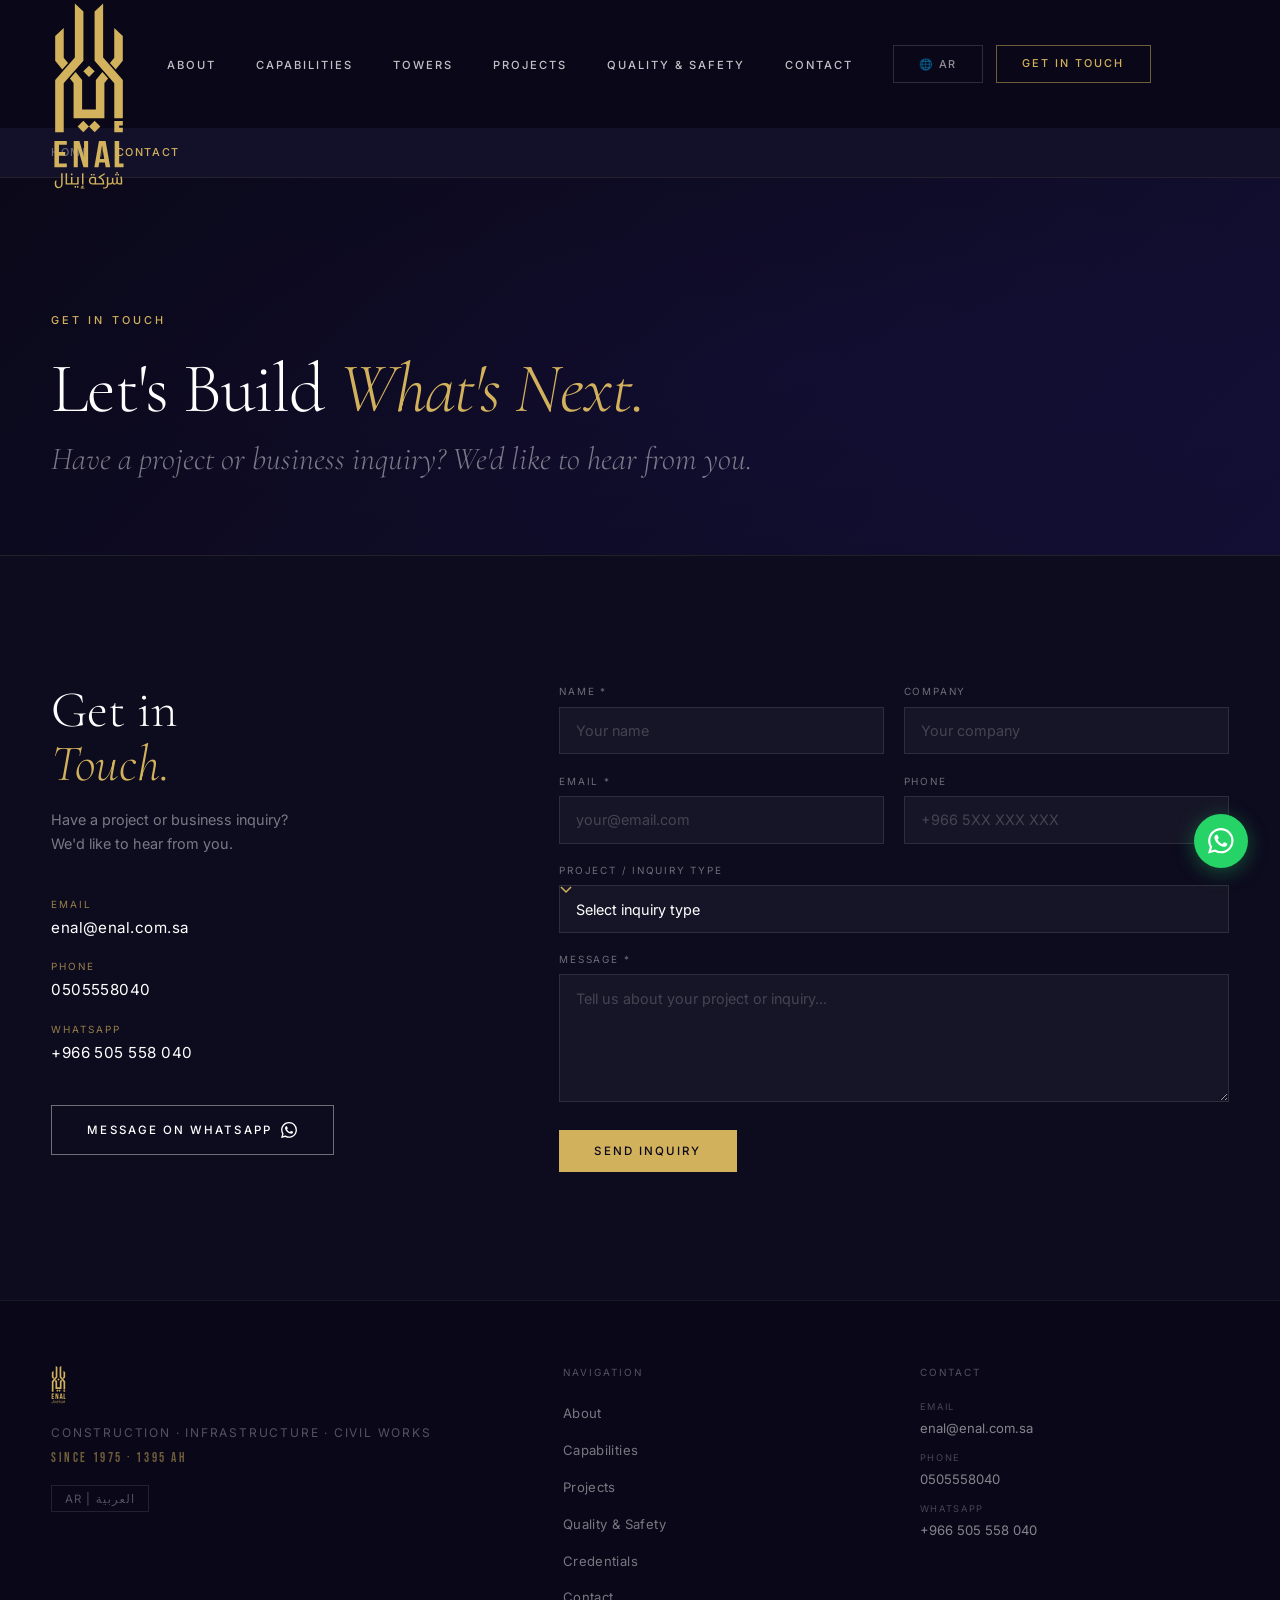
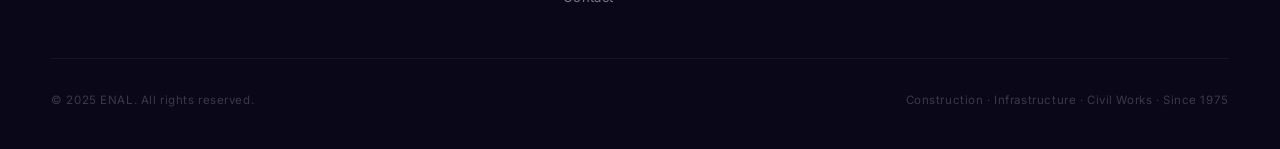
<file: contact/index.html>
<!DOCTYPE html>
<html lang="en" dir="ltr" data-default-lang="en"
  data-seo-title-en="Contact ENAL | Engineering & Construction Inquiries"
  data-seo-title-ar="تواصل مع إينال | استفسارات الهندسة والإنشاءات"
  data-seo-description-en="Contact ENAL for construction, infrastructure, and civil works inquiries in Saudi Arabia. Email, phone, and WhatsApp details are available."
  data-seo-description-ar="تواصل مع إينال للاستفسار عن الإنشاءات والبنية التحتية والأعمال المدنية في المملكة العربية السعودية عبر البريد والهاتف وواتساب.">
<head>
  <meta charset="UTF-8" />
  <meta name="viewport" content="width=device-width, initial-scale=1.0" />
  <meta name="description" content="Contact ENAL for construction, infrastructure, and civil works inquiries in Saudi Arabia. Email, phone, and WhatsApp details are available." />
  <meta name="robots" content="index, follow" />
  <meta name="theme-color" content="#171143" />
  <link rel="canonical" href="https://enal.com.sa/contact/" />

  <!-- Open Graph -->
  <meta property="og:type" content="website" />
  <meta property="og:url" content="https://enal.com.sa/contact/" />
  <meta property="og:title" content="اتصل بنا | Contact ENAL — تواصل مع شركة إينال للمقاولات" />
  <meta property="og:description" content="Contact ENAL for construction, infrastructure, and civil works inquiries in Saudi Arabia. Email, phone, and WhatsApp details are available." />
  <meta property="og:image" content="https://enal.com.sa/assets/images/hero.png" />
  <meta property="og:site_name" content="ENAL" />

  <!-- Twitter -->
  <meta name="twitter:card" content="summary_large_image" />
  <meta name="twitter:title" content="Contact ENAL — Get in Touch" />
  <meta name="twitter:description" content="Contact ENAL for construction and infrastructure inquiries. Email, phone, and WhatsApp available." />
  <meta name="twitter:image" content="https://enal.com.sa/assets/images/hero.png" />

  <link rel="icon" href="/assets/images/favicon-32.png" type="image/png" sizes="32x32" />
  <link rel="icon" href="/assets/images/favicon-64.png" type="image/png" sizes="64x64" />
  <title>اتصل بنا | Contact ENAL — تواصل مع شركة إينال للمقاولات</title>
  <link rel="preconnect" href="https://fonts.googleapis.com" />
  <link rel="preconnect" href="https://fonts.gstatic.com" crossorigin />
  <link href="https://fonts.googleapis.com/css2?family=Cormorant+Garamond:ital,wght@0,300;0,400;0,500;0,600;1,300;1,400&family=Inter:wght@300;400;500;600&family=Bebas+Neue&family=Tajawal:wght@200;300;400;500;700&family=Noto+Kufi+Arabic:wght@100;200;300;400&display=swap" rel="stylesheet" />
  <link rel="stylesheet" href="/assets/css/style.css" />

  <!-- Structured Data: BreadcrumbList -->
  <script type="application/ld+json">
  {
    "@context": "https://schema.org",
    "@type": "BreadcrumbList",
    "itemListElement": [
      { "@type": "ListItem", "position": 1, "name": "Home", "item": "https://enal.com.sa/" },
      { "@type": "ListItem", "position": 2, "name": "Contact", "item": "https://enal.com.sa/contact" }
    ]
  }
  </script>
</head>
<body>

<!-- NAVIGATION -->
<nav class="nav" id="nav" role="navigation" aria-label="Main navigation">
  <div class="nav__inner">
    <a href="/" class="nav__logo" aria-label="ENAL — Home">
      <img src="/assets/images/logo-transparent.svg" alt="ENAL" />
    </a>
    <ul class="nav__links" role="list">
      <li><a href="/about"        class="nav__link" data-en="About"            data-ar="عن الشركة">About</a></li>
      <li><a href="/capabilities" class="nav__link" data-en="Capabilities"     data-ar="خدماتنا">Capabilities</a></li>
      <li><a href="/towers"       class="nav__link" data-en="Towers"            data-ar="الأبراج">Towers</a></li>
      <li><a href="/projects"     class="nav__link" data-en="Projects"         data-ar="المشاريع">Projects</a></li>
      <li><a href="/#quality"    class="nav__link" data-en="Quality & Safety" data-ar="الجودة والسلامة">Quality & Safety</a></li>
      <li><a href="/contact"      class="nav__link" data-en="Contact"          data-ar="تواصل معنا">Contact</a></li>
    </ul>
    <div class="nav__actions-wrapper">
      <button class="lang-toggle" id="langToggle" aria-label="Switch language">🌐 AR</button>
      <a href="/contact" class="nav__cta" data-en="Get in Touch" data-ar="تواصل معنا">Get in Touch</a>
    </div>
    <button class="nav__lang-mobile" id="langToggleMobile" aria-label="Switch language">🌐 AR</button>
    <button class="nav__hamburger" id="hamburger" aria-label="Open menu" aria-expanded="false">
      <span></span><span></span><span></span>
    </button>
  </div>
</nav>

<!-- Mobile Menu -->
<div class="nav__mobile" id="mobileMenu" role="dialog" aria-label="Mobile navigation">
  <a href="/about"        class="nav__mobile-link" data-mobile-link data-en="About"            data-ar="عن الشركة">About</a>
  <a href="/capabilities" class="nav__mobile-link" data-mobile-link data-en="Capabilities"     data-ar="خدماتنا">Capabilities</a>
  <a href="/towers"       class="nav__mobile-link" data-mobile-link data-en="Towers"            data-ar="الأبراج">Towers</a>
  <a href="/projects"     class="nav__mobile-link" data-mobile-link data-en="Projects"         data-ar="المشاريع">Projects</a>
  <a href="/#quality"    class="nav__mobile-link" data-mobile-link data-en="Quality & Safety" data-ar="الجودة والسلامة">Quality & Safety</a>
  <a href="/contact"      class="nav__mobile-link" data-mobile-link data-en="Contact"          data-ar="تواصل معنا">Contact</a>
  <a href="/contact"      class="nav__mobile-cta"  data-mobile-link data-en="Get in Touch"     data-ar="تواصل معنا">Get in Touch</a>
  <button class="nav__mobile-lang" id="mobileLangToggle" aria-label="Switch language">AR | العربية</button>
</div>


<!-- BREADCRUMB -->
<nav class="breadcrumb" aria-label="Breadcrumb">
  <div class="container">
    <ol class="breadcrumb__list" role="list">
      <li class="breadcrumb__item"><a href="/" class="breadcrumb__link" data-en="Home" data-ar="الرئيسية">Home</a></li>
      <li class="breadcrumb__item breadcrumb__item--current" aria-current="page" data-en="Contact" data-ar="تواصل معنا">Contact</li>
    </ol>
  </div>
</nav>


<!-- PAGE HERO -->
<section class="page-hero" aria-label="About ENAL">
  <div class="page-hero__overlay"></div>
  <div class="page-hero__content container">
    <p class="hero__label"
       data-en="Get in Touch"
       data-ar="تواصل معنا">
      Get in Touch
    </p>
    <h1 class="t-title"
        data-en="Let's Build <em>What's Next.</em>"
        data-ar="لنبني <em>ما هو قادم.</em>">
      Let's Build <em>What's Next.</em>
    </h1>
    <p class="t-subtitle" style="margin-top:1rem;"
       data-en="Have a project or business inquiry? We'd like to hear from you."
       data-ar="هل لديك مشروع أو استفسار تجاري؟ يسعدنا التواصل معك.">
      Have a project or business inquiry? We'd like to hear from you.
    </p>
  </div>
</section>


<section class="contact section" id="contact" aria-label="Contact ENAL">
  <div class="container">
    <div class="contact__inner">
      <div class="contact__info reveal">
        <h2 class="contact__info-title" data-en="Get in&lt;br /&gt;&lt;em style='color:var(--gold)'&gt;Touch.&lt;/em&gt;" data-ar="تواصل&lt;br /&gt;&lt;em style='color:var(--gold)'&gt;معنا.&lt;/em&gt;">Get in<br /><em style="color:var(--gold)">Touch.</em></h2>
        <p class="contact__info-sub" data-en="Have a project or business inquiry? We'd like to hear from you." data-ar="هل لديك مشروع أو استفسار تجاري؟ يسعدنا التواصل معك.">Have a project or business inquiry? We'd like to hear from you.</p>
        <div class="contact__detail">
          <div class="contact__detail-item">
            <span class="contact__detail-label" data-en="Email" data-ar="البريد الإلكتروني">Email</span>
            <a href="mailto:enal@enal.com.sa" class="contact__detail-value">enal@enal.com.sa</a>
          </div>
          <div class="contact__detail-item">
            <span class="contact__detail-label" data-en="Phone" data-ar="الهاتف">Phone</span>
            <a href="tel:0505558040" class="contact__detail-value">0505558040</a>
          </div>
          <div class="contact__detail-item">
            <span class="contact__detail-label">WhatsApp</span>
            <a href="https://wa.me/966505558040" target="_blank" rel="noopener" class="contact__detail-value">+966 505 558 040</a>
          </div>
        </div>
        <a id="whatsappContactBtn" href="https://wa.me/966505558040" target="_blank" rel="noopener" class="btn btn--outline">
          <span data-en="Message on WhatsApp" data-ar="راسلنا على واتساب">Message on WhatsApp</span>
          <svg width="16" height="16" viewBox="0 0 24 24" fill="currentColor" aria-hidden="true"><path d="M17.472 14.382c-.297-.149-1.758-.867-2.03-.967-.273-.099-.471-.148-.67.15-.197.297-.767.966-.94 1.164-.173.199-.347.223-.644.075-.297-.15-1.255-.463-2.39-1.475-.883-.788-1.48-1.761-1.653-2.059-.173-.297-.018-.458.13-.606.134-.133.298-.347.446-.52.149-.174.198-.298.298-.497.099-.198.05-.371-.025-.52-.075-.149-.669-1.612-.916-2.207-.242-.579-.487-.5-.669-.51-.173-.008-.371-.01-.57-.01-.198 0-.52.074-.792.372-.272.297-1.04 1.016-1.04 2.479 0 1.462 1.065 2.875 1.213 3.074.149.198 2.096 3.2 5.077 4.487.709.306 1.262.489 1.694.625.712.227 1.36.195 1.871.118.571-.085 1.758-.719 2.006-1.413.248-.694.248-1.289.173-1.413-.074-.124-.272-.198-.57-.347m-5.421 7.403h-.004a9.87 9.87 0 01-5.031-1.378l-.361-.214-3.741.982.998-3.648-.235-.374a9.86 9.86 0 01-1.51-5.26c.001-5.45 4.436-9.884 9.888-9.884 2.64 0 5.122 1.03 6.988 2.898a9.825 9.825 0 012.893 6.994c-.003 5.45-4.437 9.884-9.885 9.884m8.413-18.297A11.815 11.815 0 0012.05 0C5.495 0 .16 5.335.157 11.892c0 2.096.547 4.142 1.588 5.945L.057 24l6.305-1.654a11.882 11.882 0 005.683 1.448h.005c6.554 0 11.89-5.335 11.893-11.893a11.821 11.821 0 00-3.48-8.413z"/></svg>
        </a>
      </div>
      <div class="reveal reveal-delay-1">
        <form class="contact__form" id="contactForm" novalidate>
          <div class="form__row">
            <div class="form__group"><label class="form__label" for="name" data-en="Name *" data-ar="الاسم *">Name *</label><input class="form__input" type="text" id="name" name="name" data-placeholder-en="Your name" data-placeholder-ar="اسمك" placeholder="Your name" required /></div>
            <div class="form__group"><label class="form__label" for="company" data-en="Company" data-ar="الشركة">Company</label><input class="form__input" type="text" id="company" name="company" data-placeholder-en="Your company" data-placeholder-ar="شركتك" placeholder="Your company" /></div>
          </div>
          <div class="form__row">
            <div class="form__group"><label class="form__label" for="email" data-en="Email *" data-ar="البريد الإلكتروني *">Email *</label><input class="form__input" type="email" id="email" name="email" data-placeholder-en="your@email.com" data-placeholder-ar="بريدك@الإلكتروني.com" placeholder="your@email.com" required /></div>
            <div class="form__group"><label class="form__label" for="phone" data-en="Phone" data-ar="الهاتف">Phone</label><input class="form__input" type="tel" id="phone" name="phone" data-placeholder-en="+966 5XX XXX XXX" data-placeholder-ar="+966 5XX XXX XXX" placeholder="+966 5XX XXX XXX" /></div>
          </div>
          <div class="form__group">
            <label class="form__label" for="inquiry" data-en="Project / Inquiry Type" data-ar="نوع المشروع / الاستفسار">Project / Inquiry Type</label>
            <select class="form__select" id="inquiry" name="inquiry">
              <option value="" disabled selected data-en="Select inquiry type" data-ar="اختر نوع الاستفسار">Select inquiry type</option>
              <option value="civil" data-en="Civil Works" data-ar="أعمال مدنية">Civil Works</option>
              <option value="infrastructure" data-en="Infrastructure" data-ar="بنية تحتية">Infrastructure</option>
              <option value="structural" data-en="Structural Works" data-ar="أعمال إنشائية">Structural Works</option>
              <option value="roads" data-en="Roads &amp; Highways" data-ar="طرق وطرق سريعة">Roads &amp; Highways</option>
              <option value="buildings" data-en="Buildings" data-ar="مباني">Buildings</option>
              <option value="other" data-en="Other" data-ar="أخرى">Other</option>
            </select>
          </div>
          <div class="form__group"><label class="form__label" for="message" data-en="Message *" data-ar="الرسالة *">Message *</label><textarea class="form__textarea" id="message" name="message" data-placeholder-en="Tell us about your project or inquiry..." data-placeholder-ar="أخبرنا عن مشروعك أو استفسارك..." placeholder="Tell us about your project or inquiry..." required></textarea></div>
          <div class="form__success" id="formSuccess" role="alert" data-en="Thank you. Your inquiry has been received. We will be in touch shortly." data-ar="شكراً لك. تم استلام استفسارك. سنتواصل معك قريباً.">Thank you. Your inquiry has been received. We will be in touch shortly.</div>
          <button type="submit" class="btn btn--primary form__submit" data-en="Send Inquiry" data-ar="إرسال الاستفسار">Send Inquiry <svg width="14" height="14" viewBox="0 0 14 14" fill="none" aria-hidden="true"><path d="M1 7h12M7 1l6 6-6 6" stroke="currentColor" stroke-width="1.5" stroke-linecap="round" stroke-linejoin="round"/></svg></button>
        </form>
      </div>
    </div>
  </div>
</section>


<!-- FOOTER -->
<footer class="footer" role="contentinfo">
  <div class="footer__inner">
    <div class="footer__brand">
      <img src="/assets/images/logo-transparent.svg" alt="ENAL" class="footer__logo" />
      <p class="footer__tagline" data-en="Construction · Infrastructure · Civil Works" data-ar="إنشاءات · بنية تحتية · أعمال مدنية">Construction · Infrastructure · Civil Works</p>
      <p class="footer__since" data-en="Since 1975 · 1395 AH" data-ar="منذ ١٩٧٥ · ١٣٩٥ هـ">Since 1975 · 1395 AH</p>
      <button class="footer__lang" id="footerLangToggle" aria-label="Switch language">AR | العربية</button>
    </div>
    <div>
      <p class="footer__col-title" data-en="Navigation" data-ar="التنقل">Navigation</p>
      <ul class="footer__links">
        <li><a href="/about"        class="footer__link" data-en="About"            data-ar="عن الشركة">About</a></li>
        <li><a href="/capabilities" class="footer__link" data-en="Capabilities"     data-ar="خدماتنا">Capabilities</a></li>
        <li><a href="/projects"     class="footer__link" data-en="Projects"         data-ar="المشاريع">Projects</a></li>
        <li><a href="/#quality"    class="footer__link" data-en="Quality &amp; Safety" data-ar="الجودة والسلامة">Quality &amp; Safety</a></li>
        <li><a href="/#credentials" class="footer__link" data-en="Credentials"     data-ar="الاعتمادات">Credentials</a></li>
        <li><a href="/contact"      class="footer__link" data-en="Contact"          data-ar="تواصل معنا">Contact</a></li>
      </ul>
    </div>
    <div>
      <p class="footer__col-title" data-en="Contact" data-ar="التواصل">Contact</p>
      <div class="footer__contact-item">
        <span class="footer__contact-label" data-en="Email" data-ar="البريد الإلكتروني">Email</span>
        <a href="mailto:enal@enal.com.sa" class="footer__contact-value">enal@enal.com.sa</a>
      </div>
      <div class="footer__contact-item">
        <span class="footer__contact-label" data-en="Phone" data-ar="الهاتف">Phone</span>
        <a href="tel:0505558040" class="footer__contact-value">0505558040</a>
      </div>
      <div class="footer__contact-item">
        <span class="footer__contact-label">WhatsApp</span>
        <a href="https://wa.me/966505558040" target="_blank" rel="noopener" class="footer__contact-value">+966 505 558 040</a>
      </div>
    </div>
  </div>
  <div class="footer__bottom">
    <span class="footer__copy" data-en="&copy; 2025 ENAL. All rights reserved." data-ar="&copy; 2025 إينال. جميع الحقوق محفوظة.">&copy; 2025 ENAL. All rights reserved.</span>
    <span class="footer__legal" data-en="Construction · Infrastructure · Civil Works · Since 1975" data-ar="إنشاءات · بنية تحتية · أعمال مدنية · منذ ١٩٧٥">Construction · Infrastructure · Civil Works · Since 1975</span>
  </div>
</footer>

<a id="whatsappFloat"
   href="https://wa.me/966505558040?text=Hello%2C%20I%20would%20like%20to%20inquire%20about%20ENAL%27s%20construction%20services."
   target="_blank" rel="noopener noreferrer"
   class="whatsapp-btn" aria-label="Contact ENAL on WhatsApp">
  <svg viewBox="0 0 24 24" xmlns="http://www.w3.org/2000/svg" aria-hidden="true">
    <path d="M17.472 14.382c-.297-.149-1.758-.867-2.03-.967-.273-.099-.471-.148-.67.15-.197.297-.767.966-.94 1.164-.173.199-.347.223-.644.075-.297-.15-1.255-.463-2.39-1.475-.883-.788-1.48-1.761-1.653-2.059-.173-.297-.018-.458.13-.606.134-.133.298-.347.446-.52.149-.174.198-.298.298-.497.099-.198.05-.371-.025-.52-.075-.149-.669-1.612-.916-2.207-.242-.579-.487-.5-.669-.51-.173-.008-.371-.01-.57-.01-.198 0-.52.074-.792.372-.272.297-1.04 1.016-1.04 2.479 0 1.462 1.065 2.875 1.213 3.074.149.198 2.096 3.2 5.077 4.487.709.306 1.262.489 1.694.625.712.227 1.36.195 1.871.118.571-.085 1.758-.719 2.006-1.413.248-.694.248-1.289.173-1.413-.074-.124-.272-.198-.57-.347m-5.421 7.403h-.004a9.87 9.87 0 01-5.031-1.378l-.361-.214-3.741.982.998-3.648-.235-.374a9.86 9.86 0 01-1.51-5.26c.001-5.45 4.436-9.884 9.888-9.884 2.64 0 5.122 1.03 6.988 2.898a9.825 9.825 0 012.893 6.994c-.003 5.45-4.437 9.884-9.885 9.884m8.413-18.297A11.815 11.815 0 0012.05 0C5.495 0 .16 5.335.157 11.892c0 2.096.547 4.142 1.588 5.945L.057 24l6.305-1.654a11.882 11.882 0 005.683 1.448h.005c6.554 0 11.89-5.335 11.893-11.893a11.821 11.821 0 00-3.48-8.413z"/>
  </svg>
</a>

<button class="scroll-top" id="scrollTop" aria-label="Scroll to top">
  <svg viewBox="0 0 16 16" xmlns="http://www.w3.org/2000/svg">
    <path d="M8 12V4M3 7l5-5 5 5" stroke-width="1.5" stroke-linecap="round" stroke-linejoin="round"/>
  </svg>
</button>

<script src="/assets/js/main.js" defer></script>
</body>
</html>
</file>
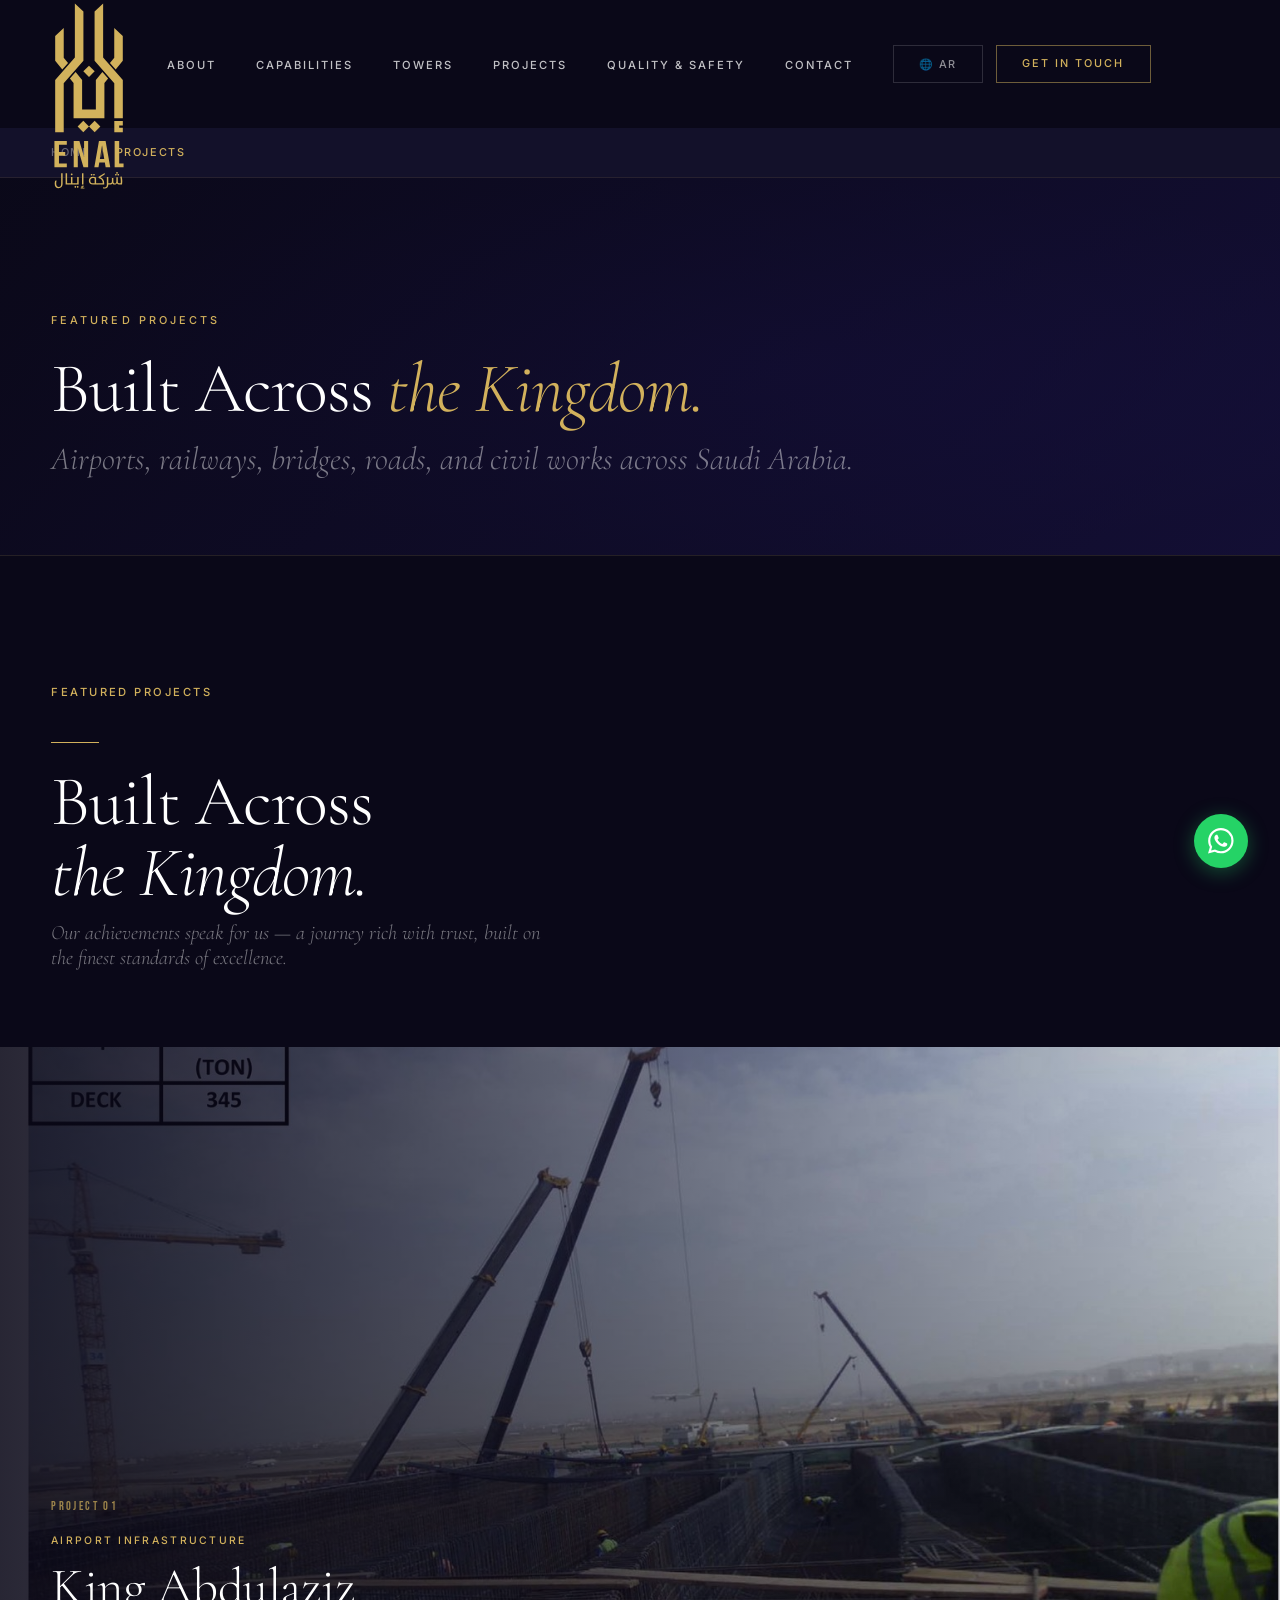
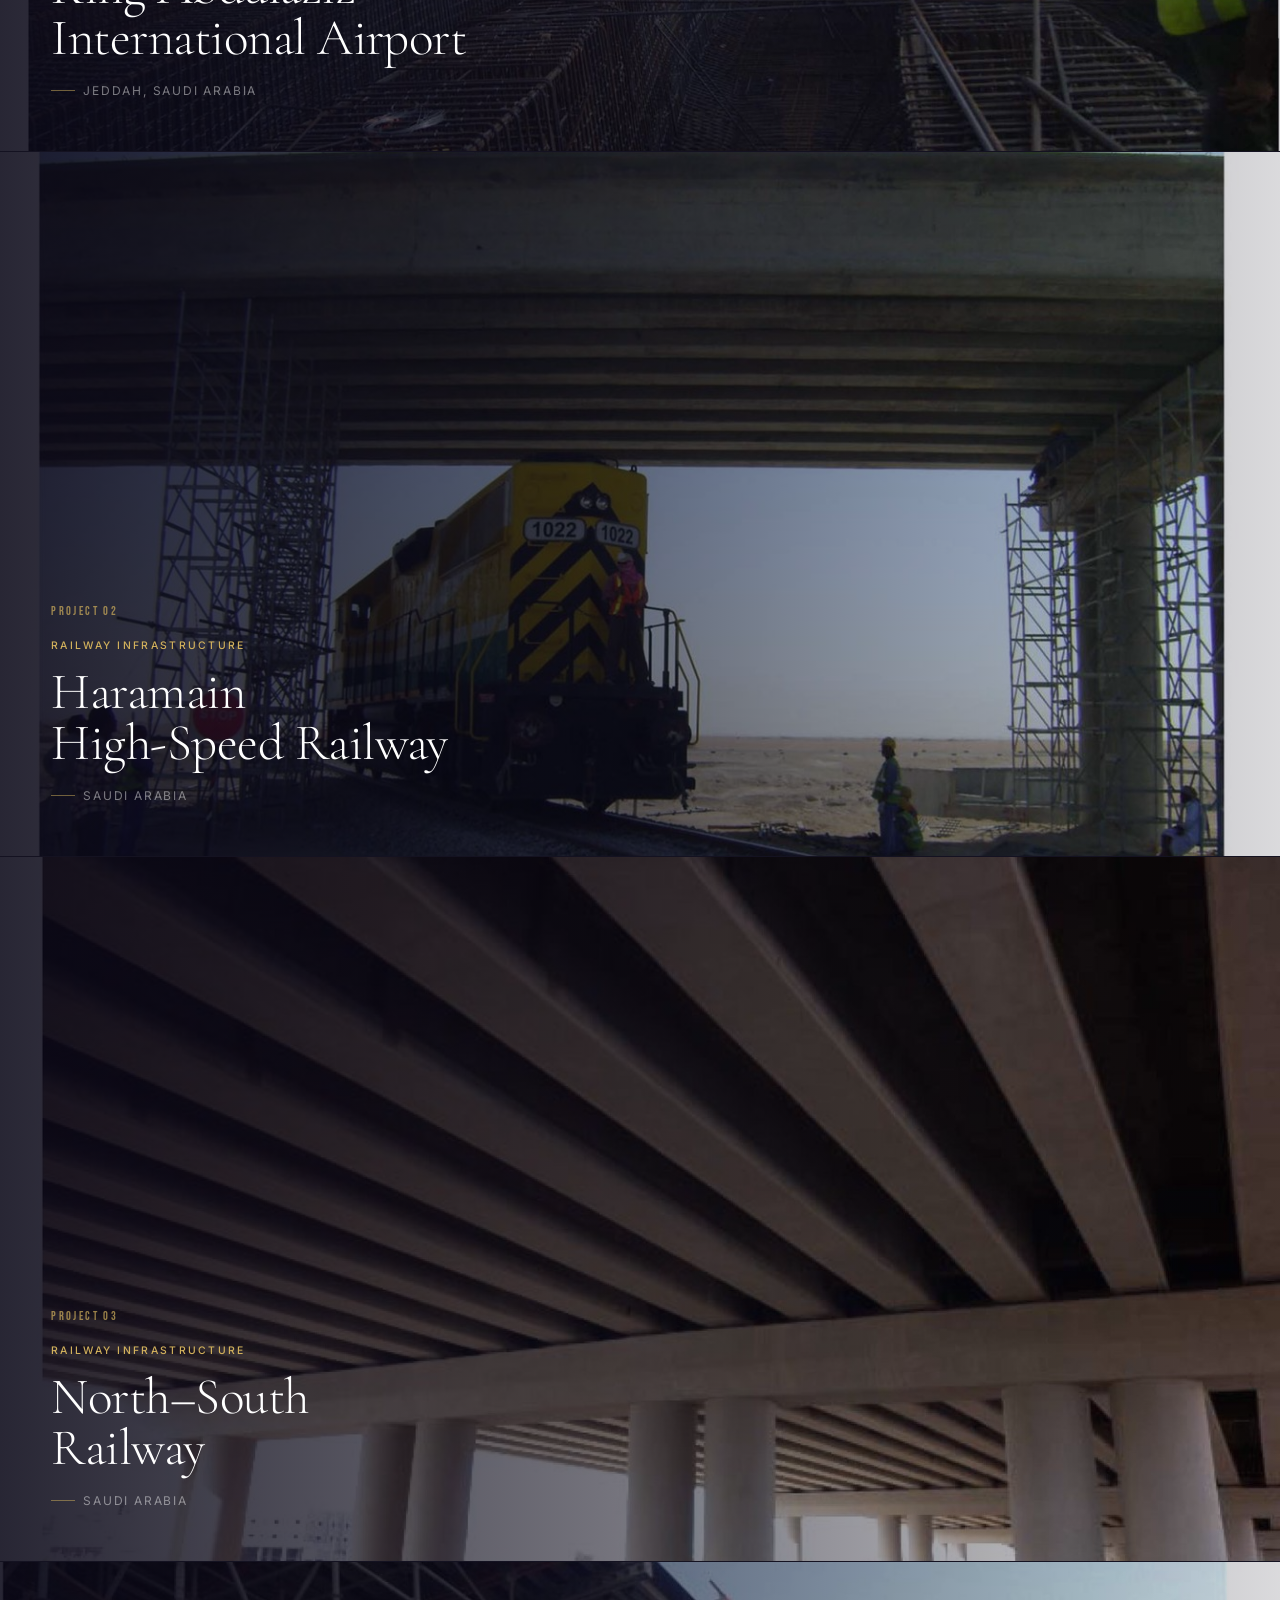
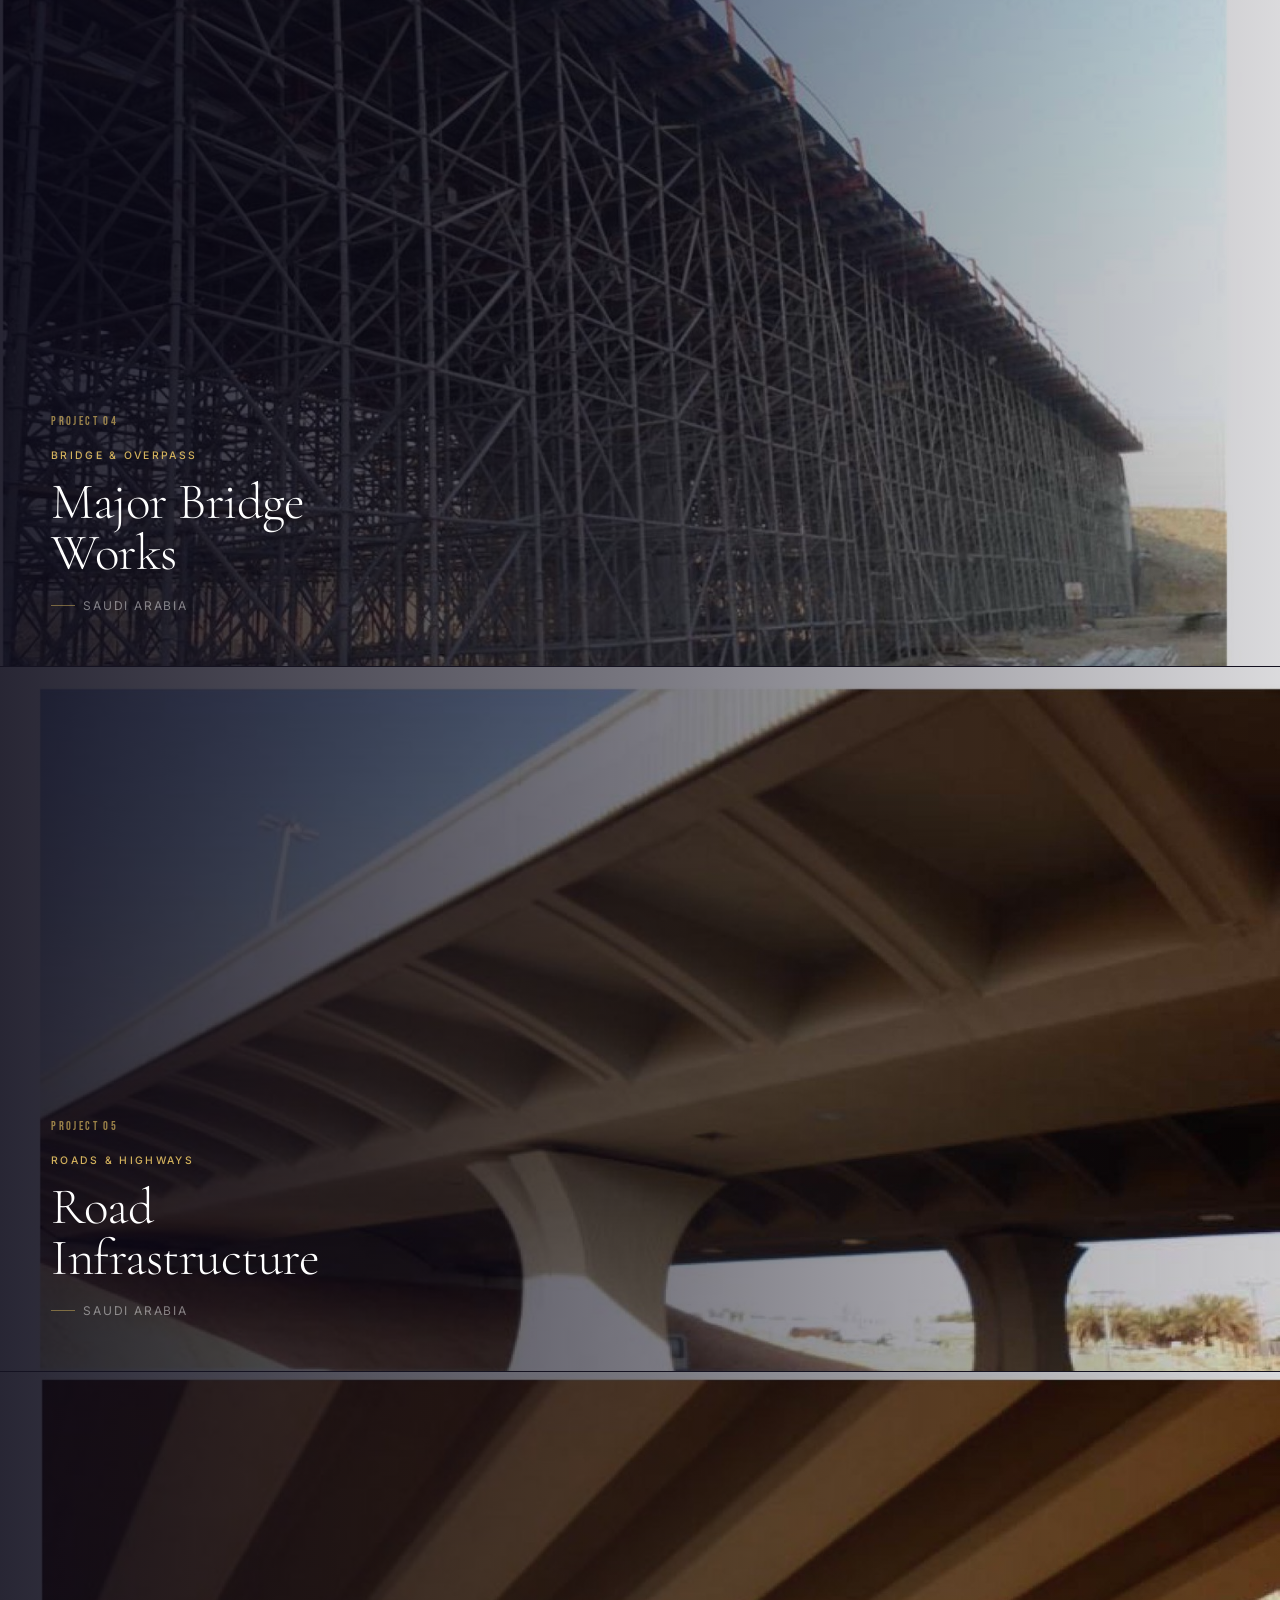
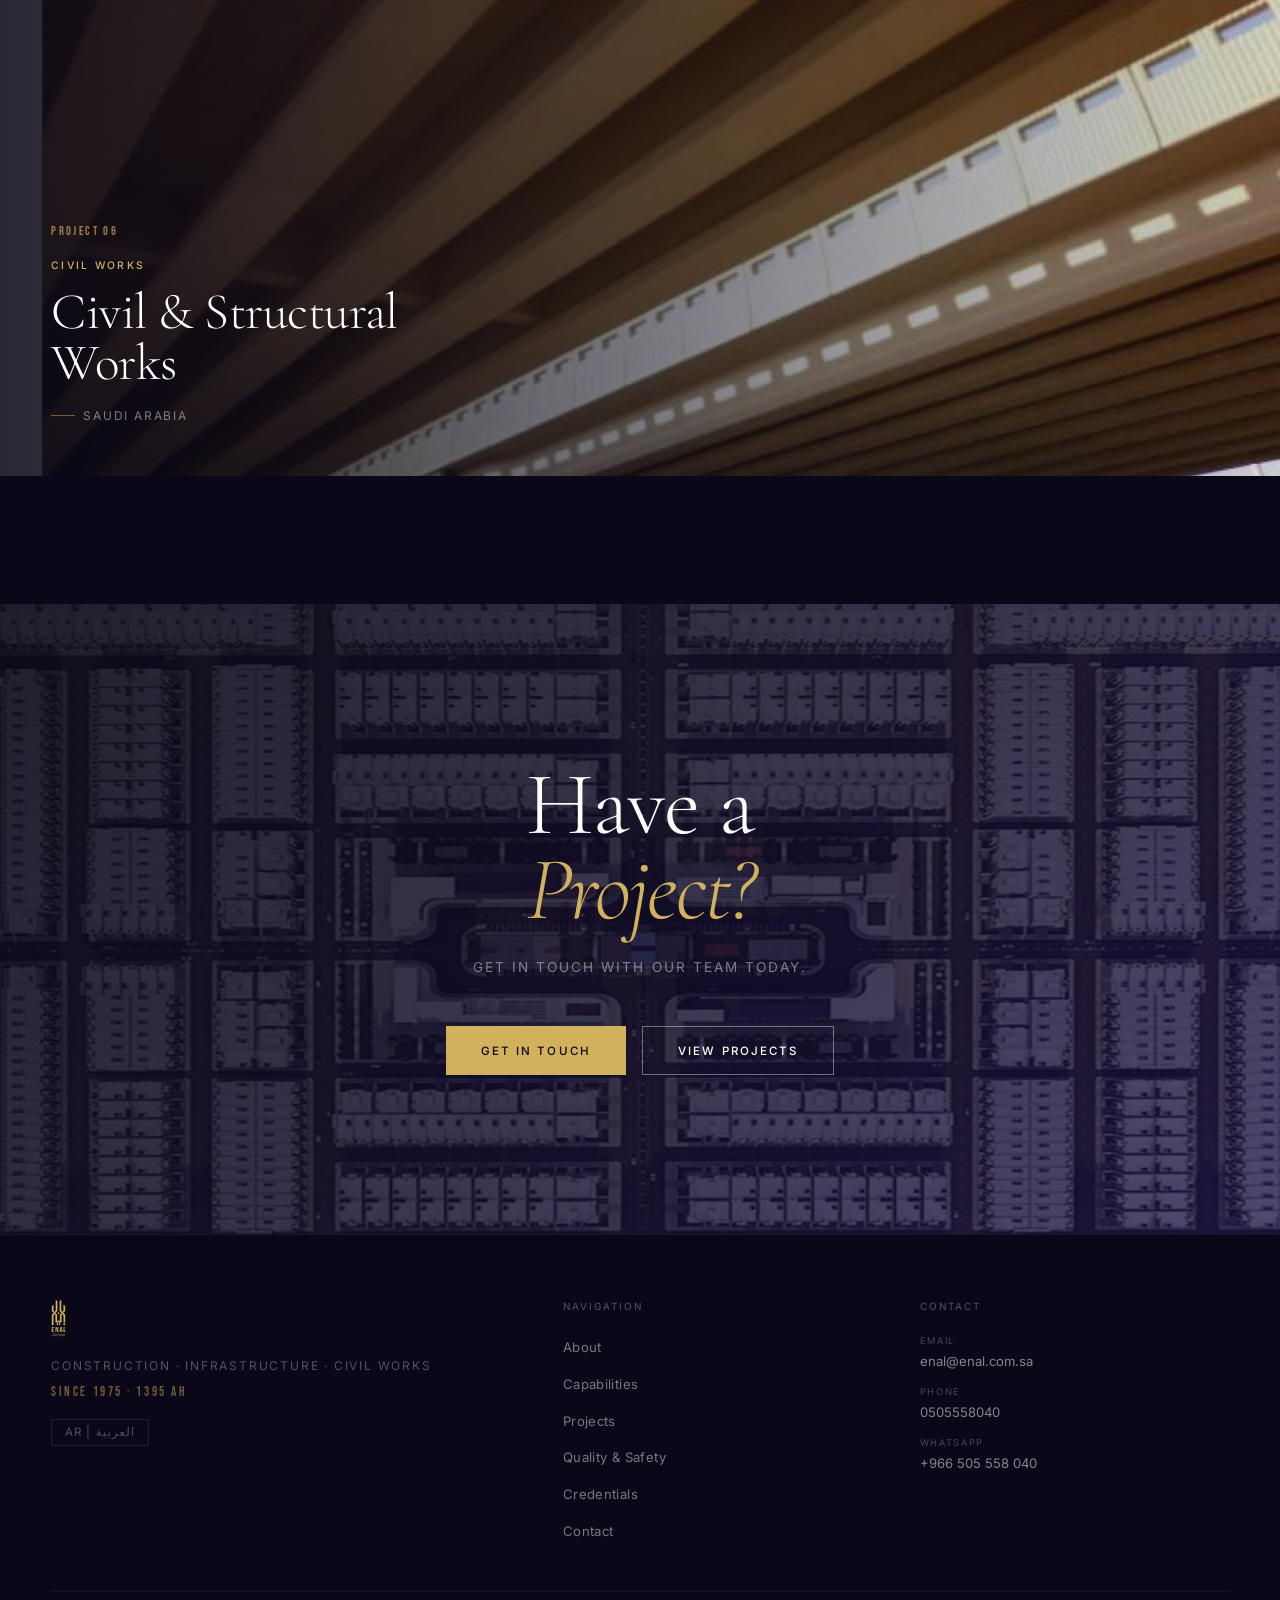
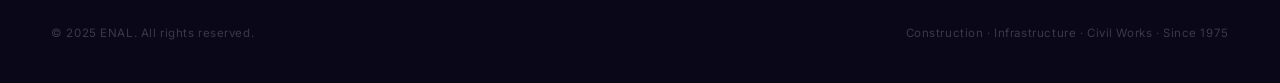
<file: projects/index.html>
<!DOCTYPE html>
<html lang="en" dir="ltr" data-default-lang="en"
  data-seo-title-en="ENAL Projects | Construction Across Saudi Arabia"
  data-seo-title-ar="مشاريع إينال | مشاريع الإنشاءات في المملكة العربية السعودية"
  data-seo-description-en="Explore ENAL construction and infrastructure projects across Saudi Arabia, including airports, railways, bridges, roads, and civil works."
  data-seo-description-ar="استكشف مشاريع إينال للإنشاءات والبنية التحتية في المملكة العربية السعودية، بما في ذلك المطارات والسكك الحديدية والجسور والطرق والأعمال المدنية.">
<head>
  <meta charset="UTF-8" />
  <meta name="viewport" content="width=device-width, initial-scale=1.0" />
  <meta name="description" content="Explore ENAL construction and infrastructure projects across Saudi Arabia, including airports, railways, bridges, roads, and civil works." />
  <meta name="robots" content="index, follow" />
  <meta name="theme-color" content="#171143" />
  <link rel="canonical" href="https://enal.com.sa/projects/" />

  <!-- Open Graph -->
  <meta property="og:type" content="website" />
  <meta property="og:url" content="https://enal.com.sa/projects/" />
  <meta property="og:title" content="مشاريع إينال | ENAL Projects — مشاريع البنية التحتية والإنشاءات الكبرى" />
  <meta property="og:description" content="Explore ENAL construction and infrastructure projects across Saudi Arabia, including airports, railways, bridges, roads, and civil works." />
  <meta property="og:image" content="https://enal.com.sa/assets/images/hero.png" />
  <meta property="og:site_name" content="ENAL" />

  <!-- Twitter -->
  <meta name="twitter:card" content="summary_large_image" />
  <meta name="twitter:title" content="ENAL Projects — Built Across the Kingdom" />
  <meta name="twitter:description" content="ENAL featured construction projects across Saudi Arabia — airports, railways, bridges, roads, and civil works." />
  <meta name="twitter:image" content="https://enal.com.sa/assets/images/hero.png" />

  <link rel="icon" href="/assets/images/favicon-32.png" type="image/png" sizes="32x32" />
  <link rel="icon" href="/assets/images/favicon-64.png" type="image/png" sizes="64x64" />
  <title>مشاريع إينال | ENAL Projects — مشاريع البنية التحتية والإنشاءات الكبرى</title>
  <link rel="preconnect" href="https://fonts.googleapis.com" />
  <link rel="preconnect" href="https://fonts.gstatic.com" crossorigin />
  <link href="https://fonts.googleapis.com/css2?family=Cormorant+Garamond:ital,wght@0,300;0,400;0,500;0,600;1,300;1,400&family=Inter:wght@300;400;500;600&family=Bebas+Neue&family=Tajawal:wght@200;300;400;500;700&family=Noto+Kufi+Arabic:wght@100;200;300;400&display=swap" rel="stylesheet" />
  <link rel="stylesheet" href="/assets/css/style.css" />

  <!-- Structured Data: BreadcrumbList -->
  <script type="application/ld+json">
  {
    "@context": "https://schema.org",
    "@type": "BreadcrumbList",
    "itemListElement": [
      { "@type": "ListItem", "position": 1, "name": "Home", "item": "https://enal.com.sa/" },
      { "@type": "ListItem", "position": 2, "name": "Projects", "item": "https://enal.com.sa/projects" }
    ]
  }
  </script>
</head>
<body>

<!-- NAVIGATION -->
<nav class="nav" id="nav" role="navigation" aria-label="Main navigation">
  <div class="nav__inner">
    <a href="/" class="nav__logo" aria-label="ENAL — Home">
      <img src="/assets/images/logo-transparent.svg" alt="ENAL" />
    </a>
    <ul class="nav__links" role="list">
      <li><a href="/about"        class="nav__link" data-en="About"            data-ar="عن الشركة">About</a></li>
      <li><a href="/capabilities" class="nav__link" data-en="Capabilities"     data-ar="خدماتنا">Capabilities</a></li>
      <li><a href="/towers"       class="nav__link" data-en="Towers"            data-ar="الأبراج">Towers</a></li>
      <li><a href="/projects"     class="nav__link" data-en="Projects"         data-ar="المشاريع">Projects</a></li>
      <li><a href="/#quality"    class="nav__link" data-en="Quality & Safety" data-ar="الجودة والسلامة">Quality & Safety</a></li>
      <li><a href="/contact"      class="nav__link" data-en="Contact"          data-ar="تواصل معنا">Contact</a></li>
    </ul>
    <div class="nav__actions-wrapper">
      <button class="lang-toggle" id="langToggle" aria-label="Switch language">🌐 AR</button>
      <a href="/contact" class="nav__cta" data-en="Get in Touch" data-ar="تواصل معنا">Get in Touch</a>
    </div>
    <button class="nav__lang-mobile" id="langToggleMobile" aria-label="Switch language">🌐 AR</button>
    <button class="nav__hamburger" id="hamburger" aria-label="Open menu" aria-expanded="false">
      <span></span><span></span><span></span>
    </button>
  </div>
</nav>

<!-- Mobile Menu -->
<div class="nav__mobile" id="mobileMenu" role="dialog" aria-label="Mobile navigation">
  <a href="/about"        class="nav__mobile-link" data-mobile-link data-en="About"            data-ar="عن الشركة">About</a>
  <a href="/capabilities" class="nav__mobile-link" data-mobile-link data-en="Capabilities"     data-ar="خدماتنا">Capabilities</a>
  <a href="/towers"       class="nav__mobile-link" data-mobile-link data-en="Towers"            data-ar="الأبراج">Towers</a>
  <a href="/projects"     class="nav__mobile-link" data-mobile-link data-en="Projects"         data-ar="المشاريع">Projects</a>
  <a href="/#quality"    class="nav__mobile-link" data-mobile-link data-en="Quality & Safety" data-ar="الجودة والسلامة">Quality & Safety</a>
  <a href="/contact"      class="nav__mobile-link" data-mobile-link data-en="Contact"          data-ar="تواصل معنا">Contact</a>
  <a href="/contact"      class="nav__mobile-cta"  data-mobile-link data-en="Get in Touch"     data-ar="تواصل معنا">Get in Touch</a>
  <button class="nav__mobile-lang" id="mobileLangToggle" aria-label="Switch language">AR | العربية</button>
</div>


<!-- BREADCRUMB -->
<nav class="breadcrumb" aria-label="Breadcrumb">
  <div class="container">
    <ol class="breadcrumb__list" role="list">
      <li class="breadcrumb__item"><a href="/" class="breadcrumb__link" data-en="Home" data-ar="الرئيسية">Home</a></li>
      <li class="breadcrumb__item breadcrumb__item--current" aria-current="page" data-en="Projects" data-ar="المشاريع">Projects</li>
    </ol>
  </div>
</nav>


<!-- PAGE HERO -->
<section class="page-hero" aria-label="About ENAL">
  <div class="page-hero__overlay"></div>
  <div class="page-hero__content container">
    <p class="hero__label"
       data-en="Featured Projects"
       data-ar="مشاريع مختارة">
      Featured Projects
    </p>
    <h1 class="t-title"
        data-en="Built Across <em>the Kingdom.</em>"
        data-ar="مشاريع في <em>أرجاء المملكة.</em>">
      Built Across <em>the Kingdom.</em>
    </h1>
    <p class="t-subtitle" style="margin-top:1rem;"
       data-en="Airports, railways, bridges, roads, and civil works across Saudi Arabia."
       data-ar="مطارات وسكك حديدية وجسور وطرق وأعمال مدنية في أرجاء المملكة.">
      Airports, railways, bridges, roads, and civil works across Saudi Arabia.
    </p>
  </div>
</section>


<section class="projects section" id="projects" aria-label="Featured projects">
  <div class="container">
    <header class="projects__header section-header reveal">
      <span class="t-label" data-en="Featured Projects" data-ar="مشاريع مختارة">Featured Projects</span>
      <div class="divider"></div>
      <h2 class="t-title" data-en="Built Across&lt;br /&gt;&lt;em&gt;the Kingdom.&lt;/em&gt;" data-ar="مشاريع في&lt;br /&gt;&lt;em&gt;أرجاء المملكة.&lt;/em&gt;">Built Across<br /><em>the Kingdom.</em></h2>
      <p class="t-subtitle projects__intro" data-en="Our achievements speak for us — a journey rich with trust, built on the finest standards of excellence." data-ar="إنجازاتنا هي التي تتحدث عنا.. مسيرة حافلة بالثقة ومبنية على أرقى معايير الإتقان.">Our achievements speak for us — a journey rich with trust, built on the finest standards of excellence.</p>
    </header>
  </div>
  <div class="projects__list">
    <article class="project-card reveal"><div class="project-card__bg" style="background-image: url('/assets/images/project-03.jpg')"></div><div class="project-card__overlay"></div><div class="project-card__content"><span class="project-card__index" data-en="Project 01" data-ar="المشروع ٠١">Project 01</span><span class="project-card__category" data-en="Airport Infrastructure" data-ar="بنية تحتية للمطارات">Airport Infrastructure</span><h3 class="project-card__title" data-en="King Abdulaziz&lt;br /&gt;International Airport" data-ar="مطار الملك عبدالعزيز&lt;br /&gt;الدولي">King Abdulaziz<br />International Airport</h3><span class="project-card__location" data-en="Jeddah, Saudi Arabia" data-ar="جدة، المملكة العربية السعودية">Jeddah, Saudi Arabia</span></div><div class="project-card__arrow" aria-hidden="true"><svg width="16" height="16" viewBox="0 0 16 16" fill="none"><path d="M1 8h14M8 1l7 7-7 7" stroke="currentColor" stroke-width="1.5" stroke-linecap="round" stroke-linejoin="round"/></svg></div></article>
    <article class="project-card reveal"><div class="project-card__bg" style="background-image: url('/assets/images/project-27.jpg')"></div><div class="project-card__overlay"></div><div class="project-card__content"><span class="project-card__index" data-en="Project 02" data-ar="المشروع ٠٢">Project 02</span><span class="project-card__category" data-en="Railway Infrastructure" data-ar="بنية تحتية للسكك الحديدية">Railway Infrastructure</span><h3 class="project-card__title" data-en="Haramain&lt;br /&gt;High-Speed Railway" data-ar="قطار الحرمين&lt;br /&gt;السريع">Haramain<br />High-Speed Railway</h3><span class="project-card__location" data-en="Saudi Arabia" data-ar="المملكة العربية السعودية">Saudi Arabia</span></div><div class="project-card__arrow" aria-hidden="true"><svg width="16" height="16" viewBox="0 0 16 16" fill="none"><path d="M1 8h14M8 1l7 7-7 7" stroke="currentColor" stroke-width="1.5" stroke-linecap="round" stroke-linejoin="round"/></svg></div></article>
    <article class="project-card reveal"><div class="project-card__bg" style="background-image: url('/assets/images/project-30.jpg')"></div><div class="project-card__overlay"></div><div class="project-card__content"><span class="project-card__index" data-en="Project 03" data-ar="المشروع ٠٣">Project 03</span><span class="project-card__category" data-en="Railway Infrastructure" data-ar="بنية تحتية للسكك الحديدية">Railway Infrastructure</span><h3 class="project-card__title" data-en="North&ndash;South&lt;br /&gt;Railway" data-ar="قطار الشمال&lt;br /&gt;والجنوب">North&ndash;South<br />Railway</h3><span class="project-card__location" data-en="Saudi Arabia" data-ar="المملكة العربية السعودية">Saudi Arabia</span></div><div class="project-card__arrow" aria-hidden="true"><svg width="16" height="16" viewBox="0 0 16 16" fill="none"><path d="M1 8h14M8 1l7 7-7 7" stroke="currentColor" stroke-width="1.5" stroke-linecap="round" stroke-linejoin="round"/></svg></div></article>
    <article class="project-card reveal"><div class="project-card__bg" style="background-image: url('/assets/images/project-10.jpg')"></div><div class="project-card__overlay"></div><div class="project-card__content"><span class="project-card__index" data-en="Project 04" data-ar="المشروع ٠٤">Project 04</span><span class="project-card__category" data-en="Bridge &amp; Overpass" data-ar="جسور وعبارات">Bridge &amp; Overpass</span><h3 class="project-card__title" data-en="Major Bridge&lt;br /&gt;Works" data-ar="أعمال الجسور&lt;br /&gt;الكبرى">Major Bridge<br />Works</h3><span class="project-card__location" data-en="Saudi Arabia" data-ar="المملكة العربية السعودية">Saudi Arabia</span></div><div class="project-card__arrow" aria-hidden="true"><svg width="16" height="16" viewBox="0 0 16 16" fill="none"><path d="M1 8h14M8 1l7 7-7 7" stroke="currentColor" stroke-width="1.5" stroke-linecap="round" stroke-linejoin="round"/></svg></div></article>
    <article class="project-card reveal"><div class="project-card__bg" style="background-image: url('/assets/images/project-33.jpg')"></div><div class="project-card__overlay"></div><div class="project-card__content"><span class="project-card__index" data-en="Project 05" data-ar="المشروع ٠٥">Project 05</span><span class="project-card__category" data-en="Roads &amp; Highways" data-ar="طرق وطرق سريعة">Roads &amp; Highways</span><h3 class="project-card__title" data-en="Road&lt;br /&gt;Infrastructure" data-ar="البنية التحتية&lt;br /&gt;للطرق">Road<br />Infrastructure</h3><span class="project-card__location" data-en="Saudi Arabia" data-ar="المملكة العربية السعودية">Saudi Arabia</span></div><div class="project-card__arrow" aria-hidden="true"><svg width="16" height="16" viewBox="0 0 16 16" fill="none"><path d="M1 8h14M8 1l7 7-7 7" stroke="currentColor" stroke-width="1.5" stroke-linecap="round" stroke-linejoin="round"/></svg></div></article>
    <article class="project-card reveal"><div class="project-card__bg" style="background-image: url('/assets/images/project-28.jpg')"></div><div class="project-card__overlay"></div><div class="project-card__content"><span class="project-card__index" data-en="Project 06" data-ar="المشروع ٠٦">Project 06</span><span class="project-card__category" data-en="Civil Works" data-ar="أعمال مدنية">Civil Works</span><h3 class="project-card__title" data-en="Civil &amp; Structural&lt;br /&gt;Works" data-ar="الأعمال المدنية&lt;br /&gt;والإنشائية">Civil &amp; Structural<br />Works</h3><span class="project-card__location" data-en="Saudi Arabia" data-ar="المملكة العربية السعودية">Saudi Arabia</span></div><div class="project-card__arrow" aria-hidden="true"><svg width="16" height="16" viewBox="0 0 16 16" fill="none"><path d="M1 8h14M8 1l7 7-7 7" stroke="currentColor" stroke-width="1.5" stroke-linecap="round" stroke-linejoin="round"/></svg></div></article>
  </div>
</section>


<!-- INTERNAL LINKS CTA -->
<section class="final-cta" aria-label="Explore more">
  <div class="final-cta__bg" role="img" aria-label="ENAL construction project"></div>
  <div class="final-cta__overlay"></div>
  <div class="final-cta__content reveal">
    <h2 class="final-cta__title"
        data-en="Have a<br /><em>Project?</em>"
        data-ar="لديك<br /><em>مشروع؟</em>">
      Have a<br /><em>Project?</em>
    </h2>
    <p class="final-cta__sub"
       data-en="Get in touch with our team today."
       data-ar="تواصل مع فريقنا اليوم.">
      Get in touch with our team today.
    </p>
    <div style="display:flex;gap:1rem;flex-wrap:wrap;justify-content:center;">
      <a href="/contact" class="btn btn--primary"
         data-en="Get in Touch" data-ar="تواصل معنا">
        Get in Touch
        <svg width="14" height="14" viewBox="0 0 14 14" fill="none" aria-hidden="true">
          <path d="M1 7h12M7 1l6 6-6 6" stroke="currentColor" stroke-width="1.5" stroke-linecap="round" stroke-linejoin="round"/>
        </svg>
      </a>
      <a href="/projects" class="btn btn--outline"
         data-en="View Projects" data-ar="استعرض المشاريع">
        View Projects
      </a>
    </div>
  </div>
</section>


<!-- FOOTER -->
<footer class="footer" role="contentinfo">
  <div class="footer__inner">
    <div class="footer__brand">
      <img src="/assets/images/logo-transparent.svg" alt="ENAL" class="footer__logo" />
      <p class="footer__tagline" data-en="Construction · Infrastructure · Civil Works" data-ar="إنشاءات · بنية تحتية · أعمال مدنية">Construction · Infrastructure · Civil Works</p>
      <p class="footer__since" data-en="Since 1975 · 1395 AH" data-ar="منذ ١٩٧٥ · ١٣٩٥ هـ">Since 1975 · 1395 AH</p>
      <button class="footer__lang" id="footerLangToggle" aria-label="Switch language">AR | العربية</button>
    </div>
    <div>
      <p class="footer__col-title" data-en="Navigation" data-ar="التنقل">Navigation</p>
      <ul class="footer__links">
        <li><a href="/about"        class="footer__link" data-en="About"            data-ar="عن الشركة">About</a></li>
        <li><a href="/capabilities" class="footer__link" data-en="Capabilities"     data-ar="خدماتنا">Capabilities</a></li>
        <li><a href="/projects"     class="footer__link" data-en="Projects"         data-ar="المشاريع">Projects</a></li>
        <li><a href="/#quality"    class="footer__link" data-en="Quality &amp; Safety" data-ar="الجودة والسلامة">Quality &amp; Safety</a></li>
        <li><a href="/#credentials" class="footer__link" data-en="Credentials"     data-ar="الاعتمادات">Credentials</a></li>
        <li><a href="/contact"      class="footer__link" data-en="Contact"          data-ar="تواصل معنا">Contact</a></li>
      </ul>
    </div>
    <div>
      <p class="footer__col-title" data-en="Contact" data-ar="التواصل">Contact</p>
      <div class="footer__contact-item">
        <span class="footer__contact-label" data-en="Email" data-ar="البريد الإلكتروني">Email</span>
        <a href="mailto:enal@enal.com.sa" class="footer__contact-value">enal@enal.com.sa</a>
      </div>
      <div class="footer__contact-item">
        <span class="footer__contact-label" data-en="Phone" data-ar="الهاتف">Phone</span>
        <a href="tel:0505558040" class="footer__contact-value">0505558040</a>
      </div>
      <div class="footer__contact-item">
        <span class="footer__contact-label">WhatsApp</span>
        <a href="https://wa.me/966505558040" target="_blank" rel="noopener" class="footer__contact-value">+966 505 558 040</a>
      </div>
    </div>
  </div>
  <div class="footer__bottom">
    <span class="footer__copy" data-en="&copy; 2025 ENAL. All rights reserved." data-ar="&copy; 2025 إينال. جميع الحقوق محفوظة.">&copy; 2025 ENAL. All rights reserved.</span>
    <span class="footer__legal" data-en="Construction · Infrastructure · Civil Works · Since 1975" data-ar="إنشاءات · بنية تحتية · أعمال مدنية · منذ ١٩٧٥">Construction · Infrastructure · Civil Works · Since 1975</span>
  </div>
</footer>

<a id="whatsappFloat"
   href="https://wa.me/966505558040?text=Hello%2C%20I%20would%20like%20to%20inquire%20about%20ENAL%27s%20construction%20services."
   target="_blank" rel="noopener noreferrer"
   class="whatsapp-btn" aria-label="Contact ENAL on WhatsApp">
  <svg viewBox="0 0 24 24" xmlns="http://www.w3.org/2000/svg" aria-hidden="true">
    <path d="M17.472 14.382c-.297-.149-1.758-.867-2.03-.967-.273-.099-.471-.148-.67.15-.197.297-.767.966-.94 1.164-.173.199-.347.223-.644.075-.297-.15-1.255-.463-2.39-1.475-.883-.788-1.48-1.761-1.653-2.059-.173-.297-.018-.458.13-.606.134-.133.298-.347.446-.52.149-.174.198-.298.298-.497.099-.198.05-.371-.025-.52-.075-.149-.669-1.612-.916-2.207-.242-.579-.487-.5-.669-.51-.173-.008-.371-.01-.57-.01-.198 0-.52.074-.792.372-.272.297-1.04 1.016-1.04 2.479 0 1.462 1.065 2.875 1.213 3.074.149.198 2.096 3.2 5.077 4.487.709.306 1.262.489 1.694.625.712.227 1.36.195 1.871.118.571-.085 1.758-.719 2.006-1.413.248-.694.248-1.289.173-1.413-.074-.124-.272-.198-.57-.347m-5.421 7.403h-.004a9.87 9.87 0 01-5.031-1.378l-.361-.214-3.741.982.998-3.648-.235-.374a9.86 9.86 0 01-1.51-5.26c.001-5.45 4.436-9.884 9.888-9.884 2.64 0 5.122 1.03 6.988 2.898a9.825 9.825 0 012.893 6.994c-.003 5.45-4.437 9.884-9.885 9.884m8.413-18.297A11.815 11.815 0 0012.05 0C5.495 0 .16 5.335.157 11.892c0 2.096.547 4.142 1.588 5.945L.057 24l6.305-1.654a11.882 11.882 0 005.683 1.448h.005c6.554 0 11.89-5.335 11.893-11.893a11.821 11.821 0 00-3.48-8.413z"/>
  </svg>
</a>

<button class="scroll-top" id="scrollTop" aria-label="Scroll to top">
  <svg viewBox="0 0 16 16" xmlns="http://www.w3.org/2000/svg">
    <path d="M8 12V4M3 7l5-5 5 5" stroke-width="1.5" stroke-linecap="round" stroke-linejoin="round"/>
  </svg>
</button>

<script src="/assets/js/main.js" defer></script>
</body>
</html>
</file>
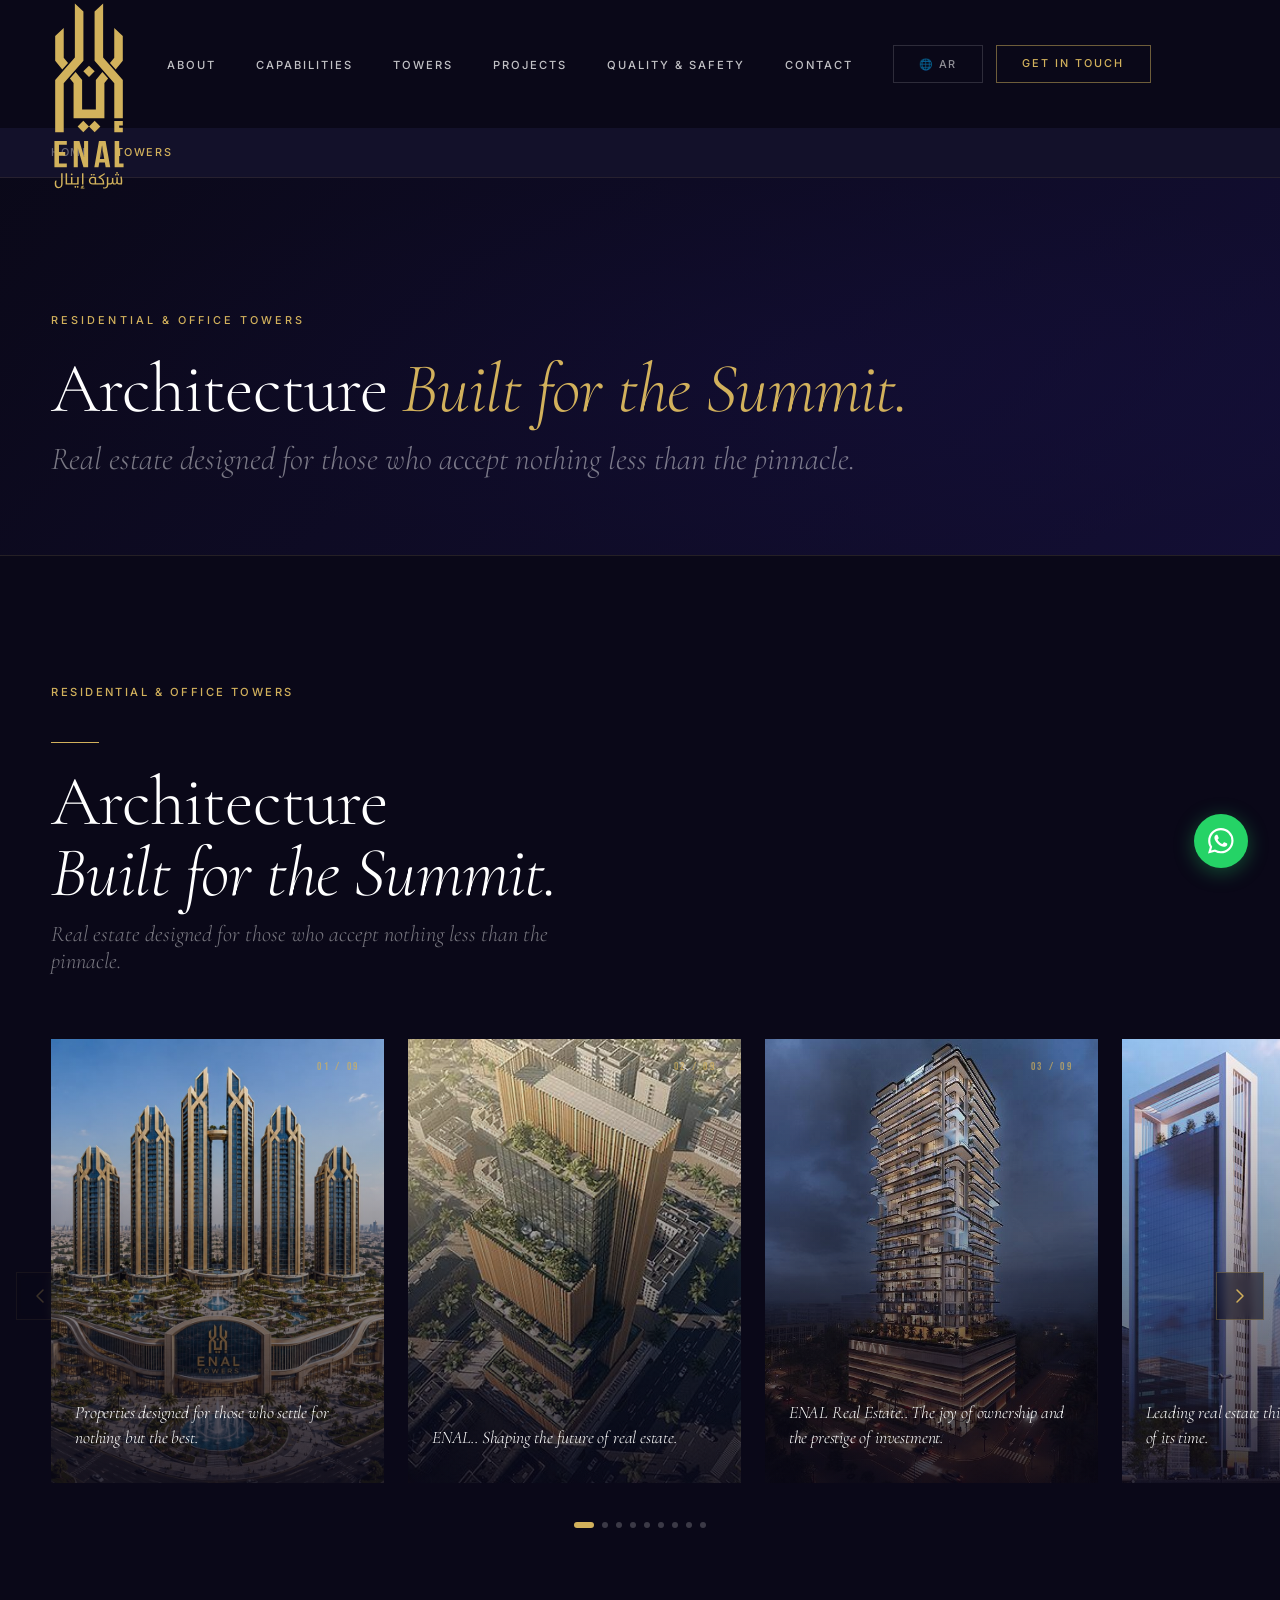
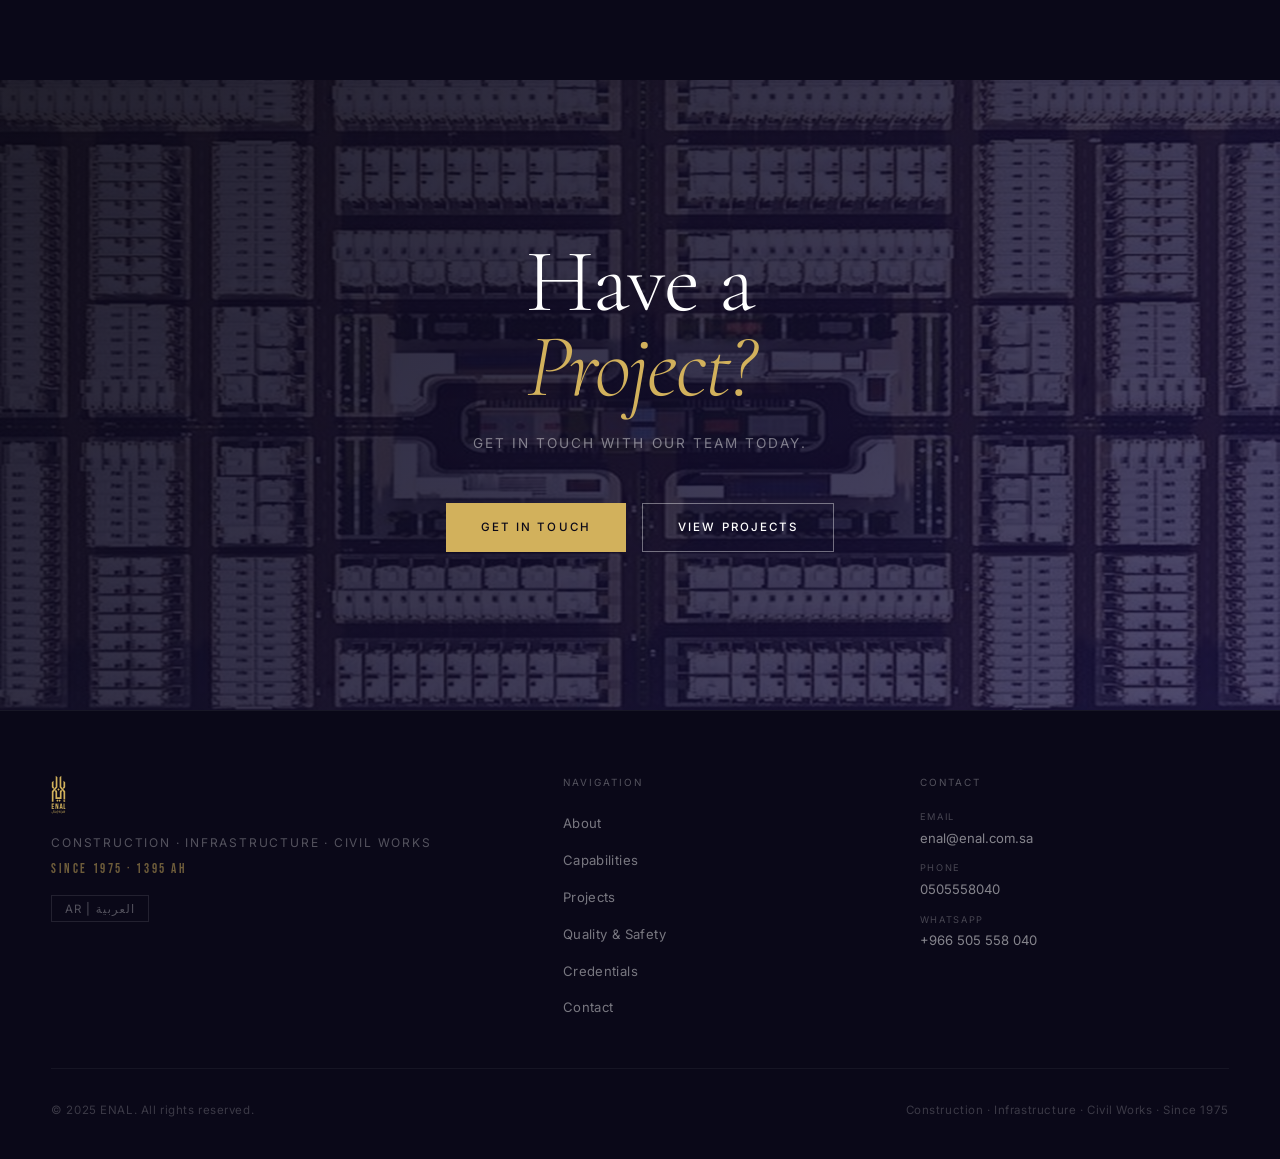
<file: towers/index.html>
<!DOCTYPE html>
<html lang="en" dir="ltr" data-default-lang="en"
  data-seo-title-en="ENAL Towers | Residential & Office Real Estate in Saudi Arabia"
  data-seo-title-ar="أبراج إينال | العقارات السكنية والمكتبية في المملكة العربية السعودية"
  data-seo-description-en="ENAL Residential & Office Towers showcase premium real estate and architectural projects designed for quality living and investment in Saudi Arabia."
  data-seo-description-ar="تستعرض أبراج إينال السكنية والمكتبية مشاريع عقارية ومعمارية راقية مصممة لجودة المعيشة والاستثمار في المملكة العربية السعودية.">
<head>
  <meta charset="UTF-8" />
  <meta name="viewport" content="width=device-width, initial-scale=1.0" />
  <meta name="description" content="ENAL Residential & Office Towers showcase premium real estate and architectural projects designed for quality living and investment in Saudi Arabia." />
  <meta name="robots" content="index, follow" />
  <meta name="theme-color" content="#171143" />
  <link rel="canonical" href="https://enal.com.sa/towers/" />

  <!-- Open Graph -->
  <meta property="og:type" content="website" />
  <meta property="og:url" content="https://enal.com.sa/towers/" />
  <meta property="og:title" content="أبراج إينال | ENAL Towers — التطوير العقاري والأبراج السكنية والتجارية" />
  <meta property="og:description" content="ENAL Residential & Office Towers showcase premium real estate and architectural projects designed for quality living and investment in Saudi Arabia." />
  <meta property="og:image" content="https://enal.com.sa/assets/images/hero.png" />
  <meta property="og:site_name" content="ENAL" />

  <!-- Twitter -->
  <meta name="twitter:card" content="summary_large_image" />
  <meta name="twitter:title" content="ENAL Towers — Residential & Office Real Estate" />
  <meta name="twitter:description" content="ENAL Residential & Office Towers — Premium real estate in Saudi Arabia. Architecture built for the summit." />
  <meta name="twitter:image" content="https://enal.com.sa/assets/images/hero.png" />

  <link rel="icon" href="/assets/images/favicon-32.png" type="image/png" sizes="32x32" />
  <link rel="icon" href="/assets/images/favicon-64.png" type="image/png" sizes="64x64" />
  <title>أبراج إينال | ENAL Towers — التطوير العقاري والأبراج السكنية والتجارية</title>
  <link rel="preconnect" href="https://fonts.googleapis.com" />
  <link rel="preconnect" href="https://fonts.gstatic.com" crossorigin />
  <link href="https://fonts.googleapis.com/css2?family=Cormorant+Garamond:ital,wght@0,300;0,400;0,500;0,600;1,300;1,400&family=Inter:wght@300;400;500;600&family=Bebas+Neue&family=Tajawal:wght@200;300;400;500;700&family=Noto+Kufi+Arabic:wght@100;200;300;400&display=swap" rel="stylesheet" />
  <link rel="stylesheet" href="/assets/css/style.css" />

  <!-- Structured Data: BreadcrumbList -->
  <script type="application/ld+json">
  {
    "@context": "https://schema.org",
    "@type": "BreadcrumbList",
    "itemListElement": [
      { "@type": "ListItem", "position": 1, "name": "Home", "item": "https://enal.com.sa/" },
      { "@type": "ListItem", "position": 2, "name": "Towers", "item": "https://enal.com.sa/towers" }
    ]
  }
  </script>
</head>
<body>

<!-- NAVIGATION -->
<nav class="nav" id="nav" role="navigation" aria-label="Main navigation">
  <div class="nav__inner">
    <a href="/" class="nav__logo" aria-label="ENAL — Home">
      <img src="/assets/images/logo-transparent.svg" alt="ENAL" />
    </a>
    <ul class="nav__links" role="list">
      <li><a href="/about"        class="nav__link" data-en="About"            data-ar="عن الشركة">About</a></li>
      <li><a href="/capabilities" class="nav__link" data-en="Capabilities"     data-ar="خدماتنا">Capabilities</a></li>
      <li><a href="/towers"       class="nav__link" data-en="Towers"            data-ar="الأبراج">Towers</a></li>
      <li><a href="/projects"     class="nav__link" data-en="Projects"         data-ar="المشاريع">Projects</a></li>
      <li><a href="/#quality"    class="nav__link" data-en="Quality & Safety" data-ar="الجودة والسلامة">Quality & Safety</a></li>
      <li><a href="/contact"      class="nav__link" data-en="Contact"          data-ar="تواصل معنا">Contact</a></li>
    </ul>
    <div class="nav__actions-wrapper">
      <button class="lang-toggle" id="langToggle" aria-label="Switch language">🌐 AR</button>
      <a href="/contact" class="nav__cta" data-en="Get in Touch" data-ar="تواصل معنا">Get in Touch</a>
    </div>
    <button class="nav__lang-mobile" id="langToggleMobile" aria-label="Switch language">🌐 AR</button>
    <button class="nav__hamburger" id="hamburger" aria-label="Open menu" aria-expanded="false">
      <span></span><span></span><span></span>
    </button>
  </div>
</nav>

<!-- Mobile Menu -->
<div class="nav__mobile" id="mobileMenu" role="dialog" aria-label="Mobile navigation">
  <a href="/about"        class="nav__mobile-link" data-mobile-link data-en="About"            data-ar="عن الشركة">About</a>
  <a href="/capabilities" class="nav__mobile-link" data-mobile-link data-en="Capabilities"     data-ar="خدماتنا">Capabilities</a>
  <a href="/towers"       class="nav__mobile-link" data-mobile-link data-en="Towers"            data-ar="الأبراج">Towers</a>
  <a href="/projects"     class="nav__mobile-link" data-mobile-link data-en="Projects"         data-ar="المشاريع">Projects</a>
  <a href="/#quality"    class="nav__mobile-link" data-mobile-link data-en="Quality & Safety" data-ar="الجودة والسلامة">Quality & Safety</a>
  <a href="/contact"      class="nav__mobile-link" data-mobile-link data-en="Contact"          data-ar="تواصل معنا">Contact</a>
  <a href="/contact"      class="nav__mobile-cta"  data-mobile-link data-en="Get in Touch"     data-ar="تواصل معنا">Get in Touch</a>
  <button class="nav__mobile-lang" id="mobileLangToggle" aria-label="Switch language">AR | العربية</button>
</div>


<!-- BREADCRUMB -->
<nav class="breadcrumb" aria-label="Breadcrumb">
  <div class="container">
    <ol class="breadcrumb__list" role="list">
      <li class="breadcrumb__item"><a href="/" class="breadcrumb__link" data-en="Home" data-ar="الرئيسية">Home</a></li>
      <li class="breadcrumb__item breadcrumb__item--current" aria-current="page" data-en="Towers" data-ar="الأبراج">Towers</li>
    </ol>
  </div>
</nav>


<!-- PAGE HERO -->
<section class="page-hero" aria-label="About ENAL">
  <div class="page-hero__overlay"></div>
  <div class="page-hero__content container">
    <p class="hero__label"
       data-en="Residential &amp; Office Towers"
       data-ar="أبراج سكنية ومكتبية">
      Residential &amp; Office Towers
    </p>
    <h1 class="t-title"
        data-en="Architecture <em>Built for the Summit.</em>"
        data-ar="عقارات صُمّمت <em>لمن لا يرضون إلا بالقمة.</em>">
      Architecture <em>Built for the Summit.</em>
    </h1>
    <p class="t-subtitle" style="margin-top:1rem;"
       data-en="Real estate designed for those who accept nothing less than the pinnacle."
       data-ar="عقارات صُمّمت لمن لا يرضون إلا بالقمة.">
      Real estate designed for those who accept nothing less than the pinnacle.
    </p>
  </div>
</section>


<section class="towers section" id="towers" aria-label="Residential and Office Towers">
  <div class="container">
    <header class="towers__header section-header reveal">
      <span class="t-label" data-en="Residential &amp; Office Towers" data-ar="أبراج سكنية ومكتبية">Residential &amp; Office Towers</span>
      <div class="divider"></div>
      <h2 class="t-title" data-en="Architecture&lt;br /&gt;&lt;em&gt;Built for the Summit.&lt;/em&gt;" data-ar="عقارات صُمّمت&lt;br /&gt;&lt;em&gt;لمن لا يرضون إلا بالقمة.&lt;/em&gt;">Architecture<br /><em>Built for the Summit.</em></h2>
      <p class="t-subtitle towers__tagline" data-en="Real estate designed for those who accept nothing less than the pinnacle." data-ar="عقارات صُمّمت لمن لا يرضون إلا بالقمة.">Real estate designed for those who accept nothing less than the pinnacle.</p>
    </header>
  </div>
  <div class="towers__gallery" id="towersGallery" role="region" aria-label="Tower gallery">
    <button class="towers__btn towers__btn--prev" id="towersPrev" aria-label="Previous image">
      <svg width="20" height="20" viewBox="0 0 20 20" fill="none" aria-hidden="true"><path d="M13 4l-6 6 6 6" stroke="currentColor" stroke-width="1.5" stroke-linecap="round" stroke-linejoin="round"/></svg>
    </button>
    <div class="towers__track" id="towersTrack">
      <div class="tower__slide" data-index="0"><div class="tower__img-wrap"><img src="/assets/images/tower-exterior.jpg" alt="Residential tower exterior view" loading="lazy" /><div class="tower__quote"><span class="tower__quote-index">01 / 09</span><p class="tower__quote-text" data-ar="عقارات صُمّمت لمن لا يرضون إلا بالقمة." data-en="Properties designed for those who settle for nothing but the best.">عقارات صُمّمت لمن لا يرضون إلا بالقمة.</p></div></div><div class="tower__caption"><span class="tower__counter" aria-label="Image 1 of 9">01 <span class="tower__counter-sep">/</span> 09</span></div></div>
      <div class="tower__slide" data-index="1"><div class="tower__img-wrap"><img src="/assets/images/2.jpeg" alt="Residential and office tower architectural render" loading="lazy" /><div class="tower__quote"><span class="tower__quote-index">02 / 09</span><p class="tower__quote-text" data-ar="إينال.. سعي دائم نحو المستقبل العقاري." data-en="ENAL.. Shaping the future of real estate.">إينال.. سعي دائم نحو المستقبل العقاري.</p></div></div><div class="tower__caption"><span class="tower__counter" aria-label="Image 2 of 9">02 <span class="tower__counter-sep">/</span> 09</span></div></div>
      <div class="tower__slide" data-index="2"><div class="tower__img-wrap"><img src="/assets/images/3.jpeg" alt="Residential and office tower architectural render" loading="lazy" /><div class="tower__quote"><span class="tower__quote-index">03 / 09</span><p class="tower__quote-text" data-ar="إينال العقارية.. متعة الاقتناء وسمو الاستثمار." data-en="ENAL Real Estate.. The joy of ownership and the prestige of investment.">إينال العقارية.. متعة الاقتناء وسمو الاستثمار.</p></div></div><div class="tower__caption"><span class="tower__counter" aria-label="Image 3 of 9">03 <span class="tower__counter-sep">/</span> 09</span></div></div>
      <div class="tower__slide" data-index="3"><div class="tower__img-wrap"><img src="/assets/images/4.jpeg" alt="Residential and office tower architectural render" loading="lazy" /><div class="tower__quote"><span class="tower__quote-index">04 / 09</span><p class="tower__quote-text" data-ar="قيادة في الفكر العقاري.. وتميّز يسبق الزمن." data-en="Leading real estate thinking.. Excellence ahead of its time.">قيادة في الفكر العقاري.. وتميّز يسبق الزمن.</p></div></div><div class="tower__caption"><span class="tower__counter" aria-label="Image 4 of 9">04 <span class="tower__counter-sep">/</span> 09</span></div></div>
      <div class="tower__slide" data-index="4"><div class="tower__img-wrap"><img src="/assets/images/5.jpeg" alt="Residential and office tower architectural render" loading="lazy" /><div class="tower__quote"><span class="tower__quote-index">05 / 09</span><p class="tower__quote-text" data-ar="ثقة تبنيها الأرقام.. وفخامة تتحدث عن نفسها." data-en="Confidence built on numbers.. Luxury that speaks for itself.">ثقة تبنيها الأرقام.. وفخامة تتحدث عن نفسها.</p></div></div><div class="tower__caption"><span class="tower__counter" aria-label="Image 5 of 9">05 <span class="tower__counter-sep">/</span> 09</span></div></div>
      <div class="tower__slide" data-index="5"><div class="tower__img-wrap"><img src="/assets/images/6.jpeg" alt="Residential and office tower architectural render" loading="lazy" /><div class="tower__quote"><span class="tower__quote-index">06 / 09</span><p class="tower__quote-text" data-ar="سعي دائم نحو الإنجاز.. نصنع وجهات تليق بطموحك." data-en="Driven to achieve.. Creating destinations worthy of your ambition.">سعي دائم نحو الإنجاز.. نصنع وجهات تليق بطموحك.</p></div></div><div class="tower__caption"><span class="tower__counter" aria-label="Image 6 of 9">06 <span class="tower__counter-sep">/</span> 09</span></div></div>
      <div class="tower__slide" data-index="6"><div class="tower__img-wrap"><img src="/assets/images/7.jpeg" alt="Residential and office tower architectural render" loading="lazy" /><div class="tower__quote"><span class="tower__quote-index">07 / 09</span><p class="tower__quote-text" data-ar="استثمر مع إينال بثبات.. ورؤية للمستقبل." data-en="Invest with ENAL.. Built on confidence, guided by vision.">استثمر مع إينال بثبات.. ورؤية للمستقبل.</p></div></div><div class="tower__caption"><span class="tower__counter" aria-label="Image 7 of 9">07 <span class="tower__counter-sep">/</span> 09</span></div></div>
      <div class="tower__slide" data-index="7"><div class="tower__img-wrap"><img src="/assets/images/8.jpeg" alt="Residential and office tower architectural render" loading="lazy" /><div class="tower__quote"><span class="tower__quote-index">08 / 09</span><p class="tower__quote-text" data-ar="رفاهية وهدوء.. امتلك عنوانك مع إينال." data-en="Luxury and tranquility.. Own your address with ENAL.">رفاهية وهدوء.. امتلك عنوانك مع إينال.</p></div></div><div class="tower__caption"><span class="tower__counter" aria-label="Image 8 of 9">08 <span class="tower__counter-sep">/</span> 09</span></div></div>
      <div class="tower__slide" data-index="8"><div class="tower__img-wrap"><img src="/assets/images/1.jpeg" alt="Residential and office tower architectural render" loading="lazy" /><div class="tower__quote"><span class="tower__quote-index">09 / 09</span><p class="tower__quote-text" data-ar="في موقع القيادة دائماً.. استثمر مع إينال بثبات راسخ ورؤية تضمن لك المستقبل." data-en="Always in a position of leadership.. Invest with ENAL with steadfast stability and a vision that secures your future.">في موقع القيادة دائماً.. استثمر مع إينال بثبات راسخ ورؤية تضمن لك المستقبل.</p></div></div><div class="tower__caption"><span class="tower__counter" aria-label="Image 9 of 9">09 <span class="tower__counter-sep">/</span> 09</span></div></div>
    </div>
    <button class="towers__btn towers__btn--next" id="towersNext" aria-label="Next image">
      <svg width="20" height="20" viewBox="0 0 20 20" fill="none" aria-hidden="true"><path d="M7 4l6 6-6 6" stroke="currentColor" stroke-width="1.5" stroke-linecap="round" stroke-linejoin="round"/></svg>
    </button>
    <div class="towers__controls" aria-label="Gallery navigation">
      <div class="towers__dots" id="towersDots" role="tablist" aria-label="Gallery slides"></div>
    </div>
  </div>
</section>


<!-- INTERNAL LINKS CTA -->
<section class="final-cta" aria-label="Explore more">
  <div class="final-cta__bg" role="img" aria-label="ENAL construction project"></div>
  <div class="final-cta__overlay"></div>
  <div class="final-cta__content reveal">
    <h2 class="final-cta__title"
        data-en="Have a<br /><em>Project?</em>"
        data-ar="لديك<br /><em>مشروع؟</em>">
      Have a<br /><em>Project?</em>
    </h2>
    <p class="final-cta__sub"
       data-en="Get in touch with our team today."
       data-ar="تواصل مع فريقنا اليوم.">
      Get in touch with our team today.
    </p>
    <div style="display:flex;gap:1rem;flex-wrap:wrap;justify-content:center;">
      <a href="/contact" class="btn btn--primary"
         data-en="Get in Touch" data-ar="تواصل معنا">
        Get in Touch
        <svg width="14" height="14" viewBox="0 0 14 14" fill="none" aria-hidden="true">
          <path d="M1 7h12M7 1l6 6-6 6" stroke="currentColor" stroke-width="1.5" stroke-linecap="round" stroke-linejoin="round"/>
        </svg>
      </a>
      <a href="/projects" class="btn btn--outline"
         data-en="View Projects" data-ar="استعرض المشاريع">
        View Projects
      </a>
    </div>
  </div>
</section>


<!-- FOOTER -->
<footer class="footer" role="contentinfo">
  <div class="footer__inner">
    <div class="footer__brand">
      <img src="/assets/images/logo-transparent.svg" alt="ENAL" class="footer__logo" />
      <p class="footer__tagline" data-en="Construction · Infrastructure · Civil Works" data-ar="إنشاءات · بنية تحتية · أعمال مدنية">Construction · Infrastructure · Civil Works</p>
      <p class="footer__since" data-en="Since 1975 · 1395 AH" data-ar="منذ ١٩٧٥ · ١٣٩٥ هـ">Since 1975 · 1395 AH</p>
      <button class="footer__lang" id="footerLangToggle" aria-label="Switch language">AR | العربية</button>
    </div>
    <div>
      <p class="footer__col-title" data-en="Navigation" data-ar="التنقل">Navigation</p>
      <ul class="footer__links">
        <li><a href="/about"        class="footer__link" data-en="About"            data-ar="عن الشركة">About</a></li>
        <li><a href="/capabilities" class="footer__link" data-en="Capabilities"     data-ar="خدماتنا">Capabilities</a></li>
        <li><a href="/projects"     class="footer__link" data-en="Projects"         data-ar="المشاريع">Projects</a></li>
        <li><a href="/#quality"    class="footer__link" data-en="Quality &amp; Safety" data-ar="الجودة والسلامة">Quality &amp; Safety</a></li>
        <li><a href="/#credentials" class="footer__link" data-en="Credentials"     data-ar="الاعتمادات">Credentials</a></li>
        <li><a href="/contact"      class="footer__link" data-en="Contact"          data-ar="تواصل معنا">Contact</a></li>
      </ul>
    </div>
    <div>
      <p class="footer__col-title" data-en="Contact" data-ar="التواصل">Contact</p>
      <div class="footer__contact-item">
        <span class="footer__contact-label" data-en="Email" data-ar="البريد الإلكتروني">Email</span>
        <a href="mailto:enal@enal.com.sa" class="footer__contact-value">enal@enal.com.sa</a>
      </div>
      <div class="footer__contact-item">
        <span class="footer__contact-label" data-en="Phone" data-ar="الهاتف">Phone</span>
        <a href="tel:0505558040" class="footer__contact-value">0505558040</a>
      </div>
      <div class="footer__contact-item">
        <span class="footer__contact-label">WhatsApp</span>
        <a href="https://wa.me/966505558040" target="_blank" rel="noopener" class="footer__contact-value">+966 505 558 040</a>
      </div>
    </div>
  </div>
  <div class="footer__bottom">
    <span class="footer__copy" data-en="&copy; 2025 ENAL. All rights reserved." data-ar="&copy; 2025 إينال. جميع الحقوق محفوظة.">&copy; 2025 ENAL. All rights reserved.</span>
    <span class="footer__legal" data-en="Construction · Infrastructure · Civil Works · Since 1975" data-ar="إنشاءات · بنية تحتية · أعمال مدنية · منذ ١٩٧٥">Construction · Infrastructure · Civil Works · Since 1975</span>
  </div>
</footer>

<a id="whatsappFloat"
   href="https://wa.me/966505558040?text=Hello%2C%20I%20would%20like%20to%20inquire%20about%20ENAL%27s%20construction%20services."
   target="_blank" rel="noopener noreferrer"
   class="whatsapp-btn" aria-label="Contact ENAL on WhatsApp">
  <svg viewBox="0 0 24 24" xmlns="http://www.w3.org/2000/svg" aria-hidden="true">
    <path d="M17.472 14.382c-.297-.149-1.758-.867-2.03-.967-.273-.099-.471-.148-.67.15-.197.297-.767.966-.94 1.164-.173.199-.347.223-.644.075-.297-.15-1.255-.463-2.39-1.475-.883-.788-1.48-1.761-1.653-2.059-.173-.297-.018-.458.13-.606.134-.133.298-.347.446-.52.149-.174.198-.298.298-.497.099-.198.05-.371-.025-.52-.075-.149-.669-1.612-.916-2.207-.242-.579-.487-.5-.669-.51-.173-.008-.371-.01-.57-.01-.198 0-.52.074-.792.372-.272.297-1.04 1.016-1.04 2.479 0 1.462 1.065 2.875 1.213 3.074.149.198 2.096 3.2 5.077 4.487.709.306 1.262.489 1.694.625.712.227 1.36.195 1.871.118.571-.085 1.758-.719 2.006-1.413.248-.694.248-1.289.173-1.413-.074-.124-.272-.198-.57-.347m-5.421 7.403h-.004a9.87 9.87 0 01-5.031-1.378l-.361-.214-3.741.982.998-3.648-.235-.374a9.86 9.86 0 01-1.51-5.26c.001-5.45 4.436-9.884 9.888-9.884 2.64 0 5.122 1.03 6.988 2.898a9.825 9.825 0 012.893 6.994c-.003 5.45-4.437 9.884-9.885 9.884m8.413-18.297A11.815 11.815 0 0012.05 0C5.495 0 .16 5.335.157 11.892c0 2.096.547 4.142 1.588 5.945L.057 24l6.305-1.654a11.882 11.882 0 005.683 1.448h.005c6.554 0 11.89-5.335 11.893-11.893a11.821 11.821 0 00-3.48-8.413z"/>
  </svg>
</a>

<button class="scroll-top" id="scrollTop" aria-label="Scroll to top">
  <svg viewBox="0 0 16 16" xmlns="http://www.w3.org/2000/svg">
    <path d="M8 12V4M3 7l5-5 5 5" stroke-width="1.5" stroke-linecap="round" stroke-linejoin="round"/>
  </svg>
</button>

<script src="/assets/js/main.js" defer></script>
</body>
</html>
</file>
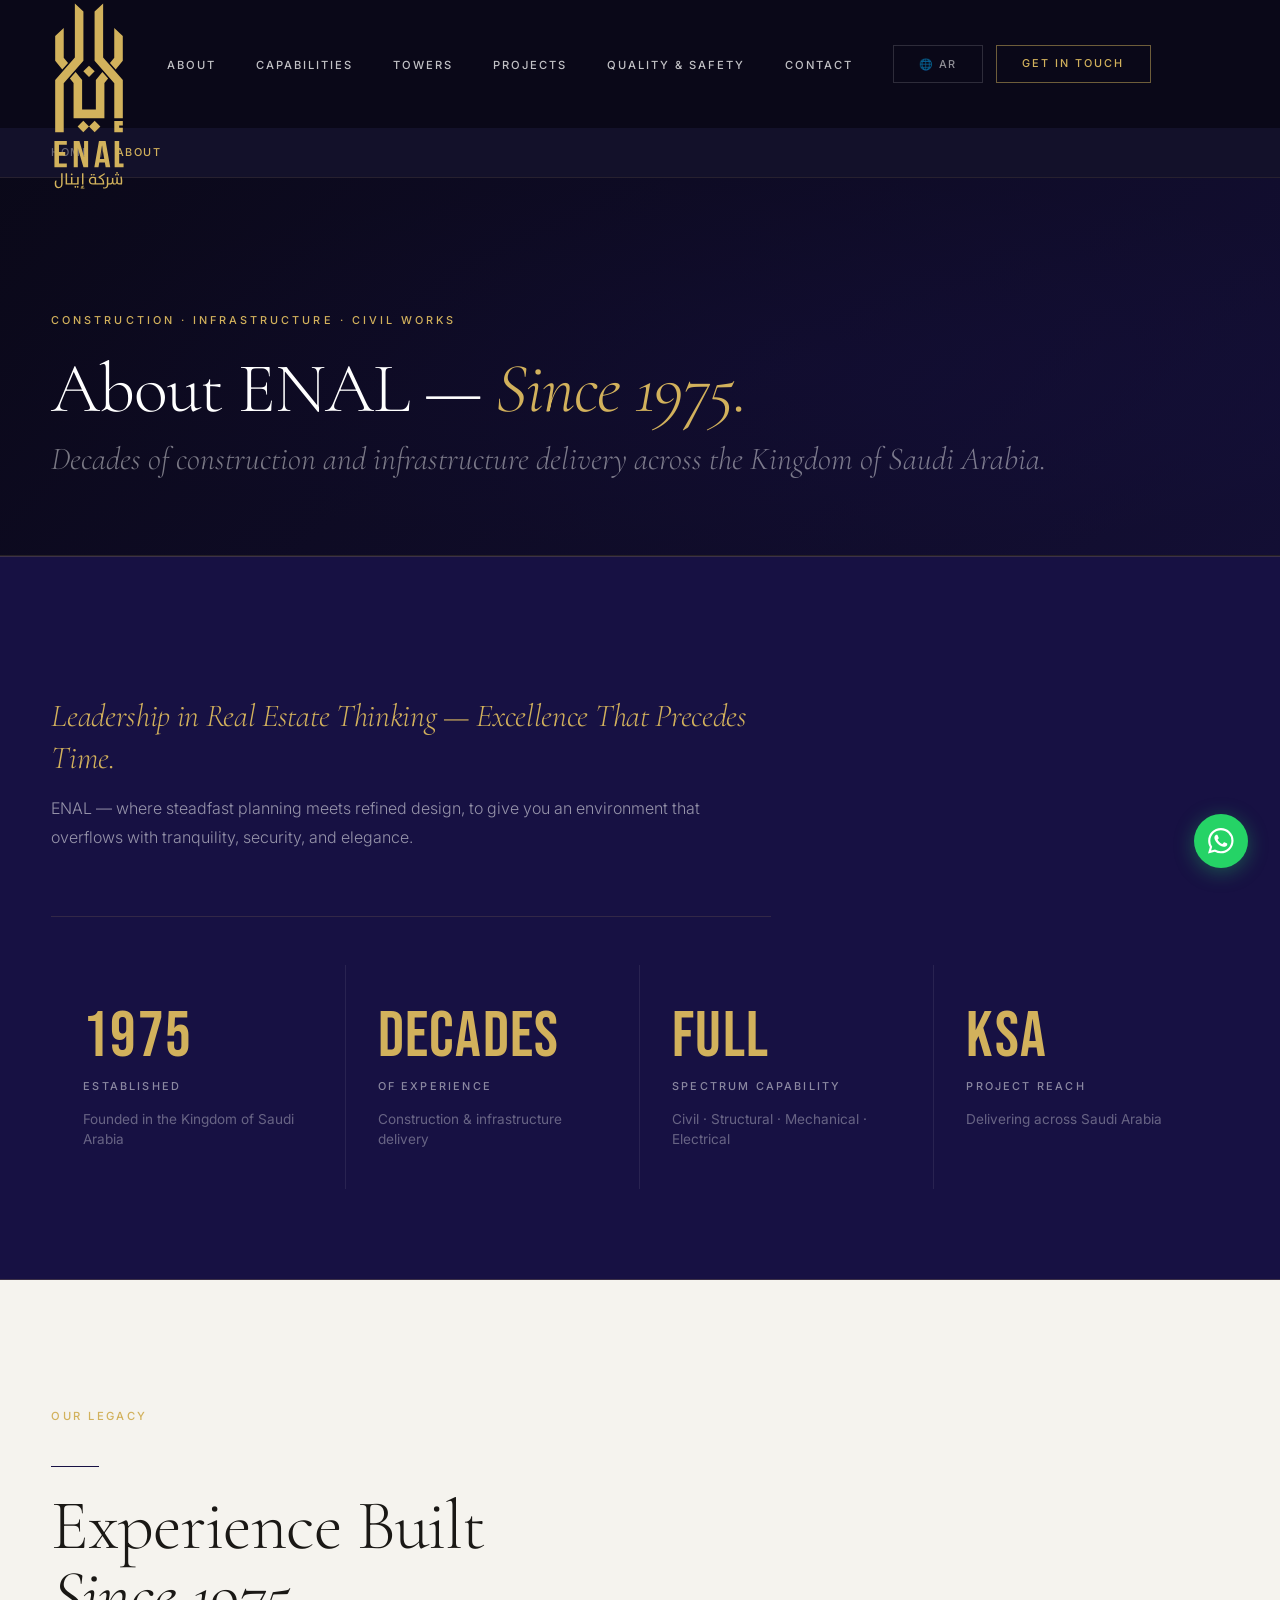
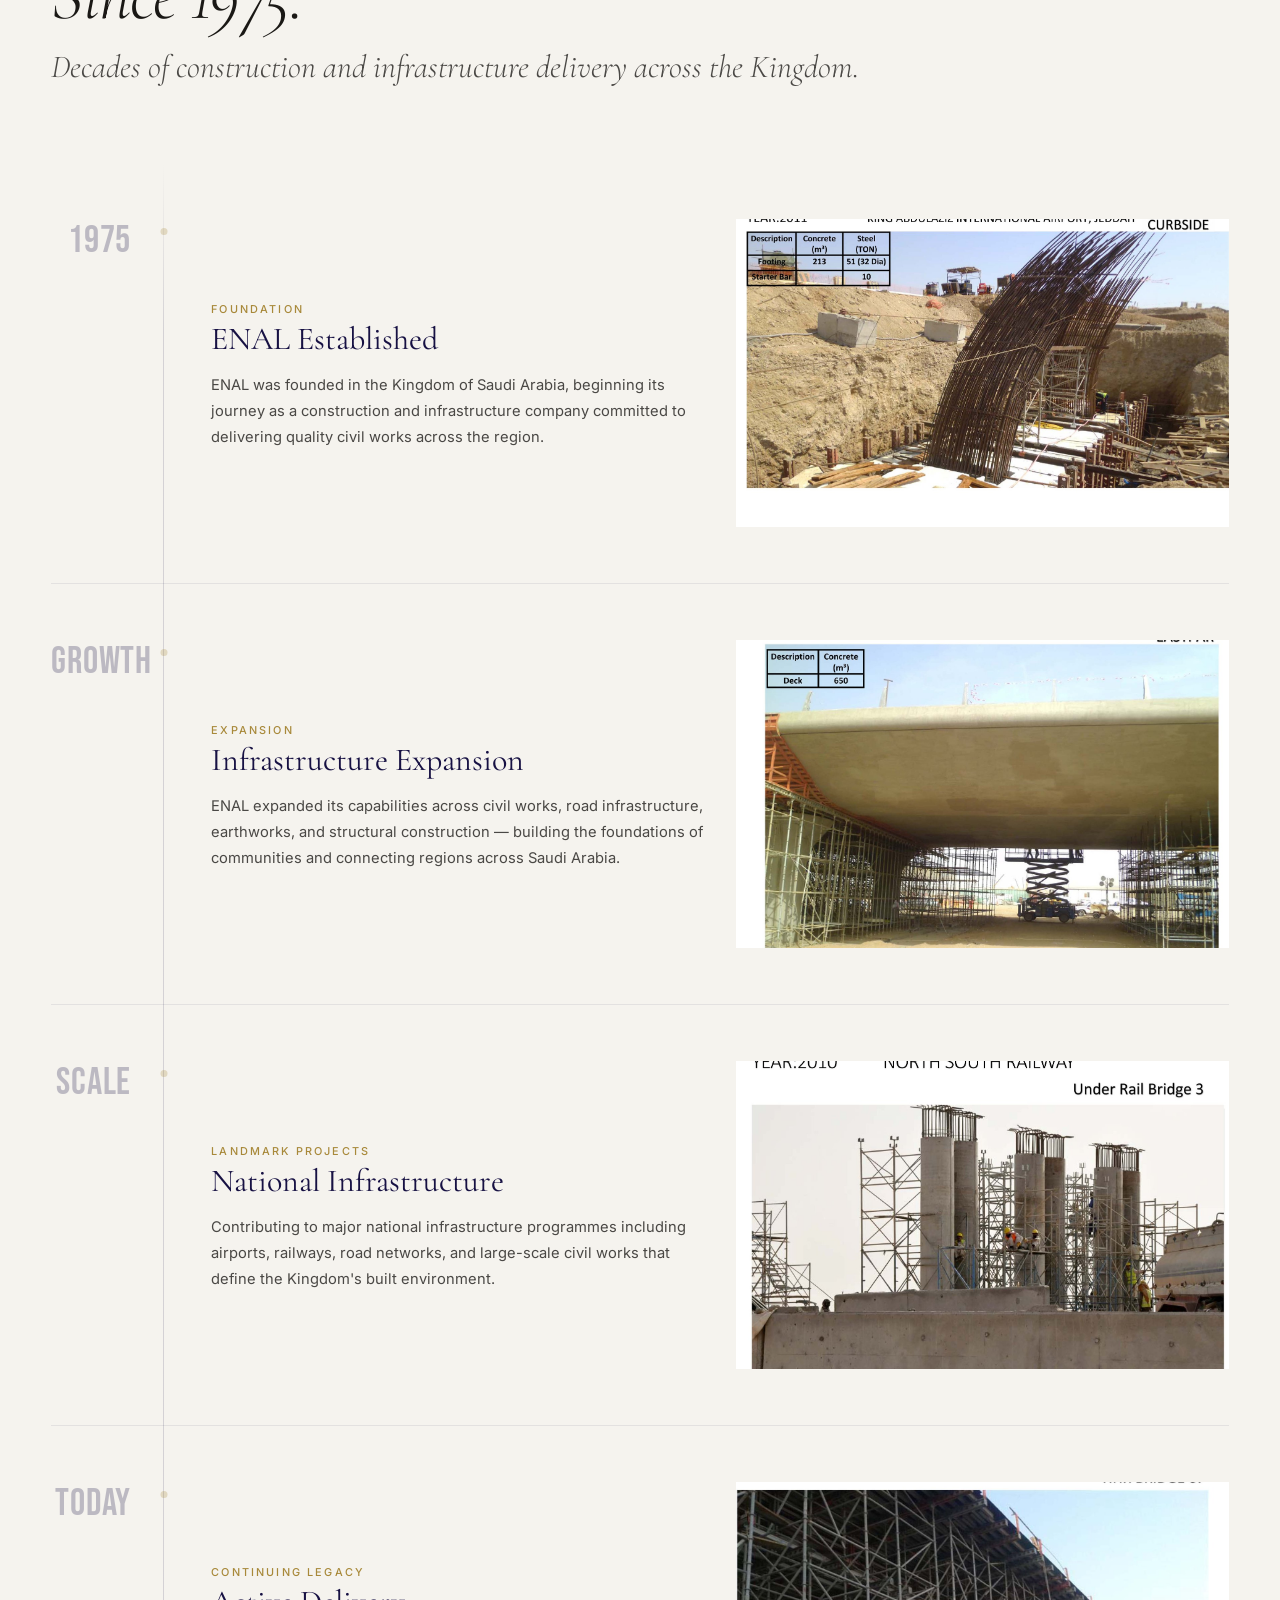
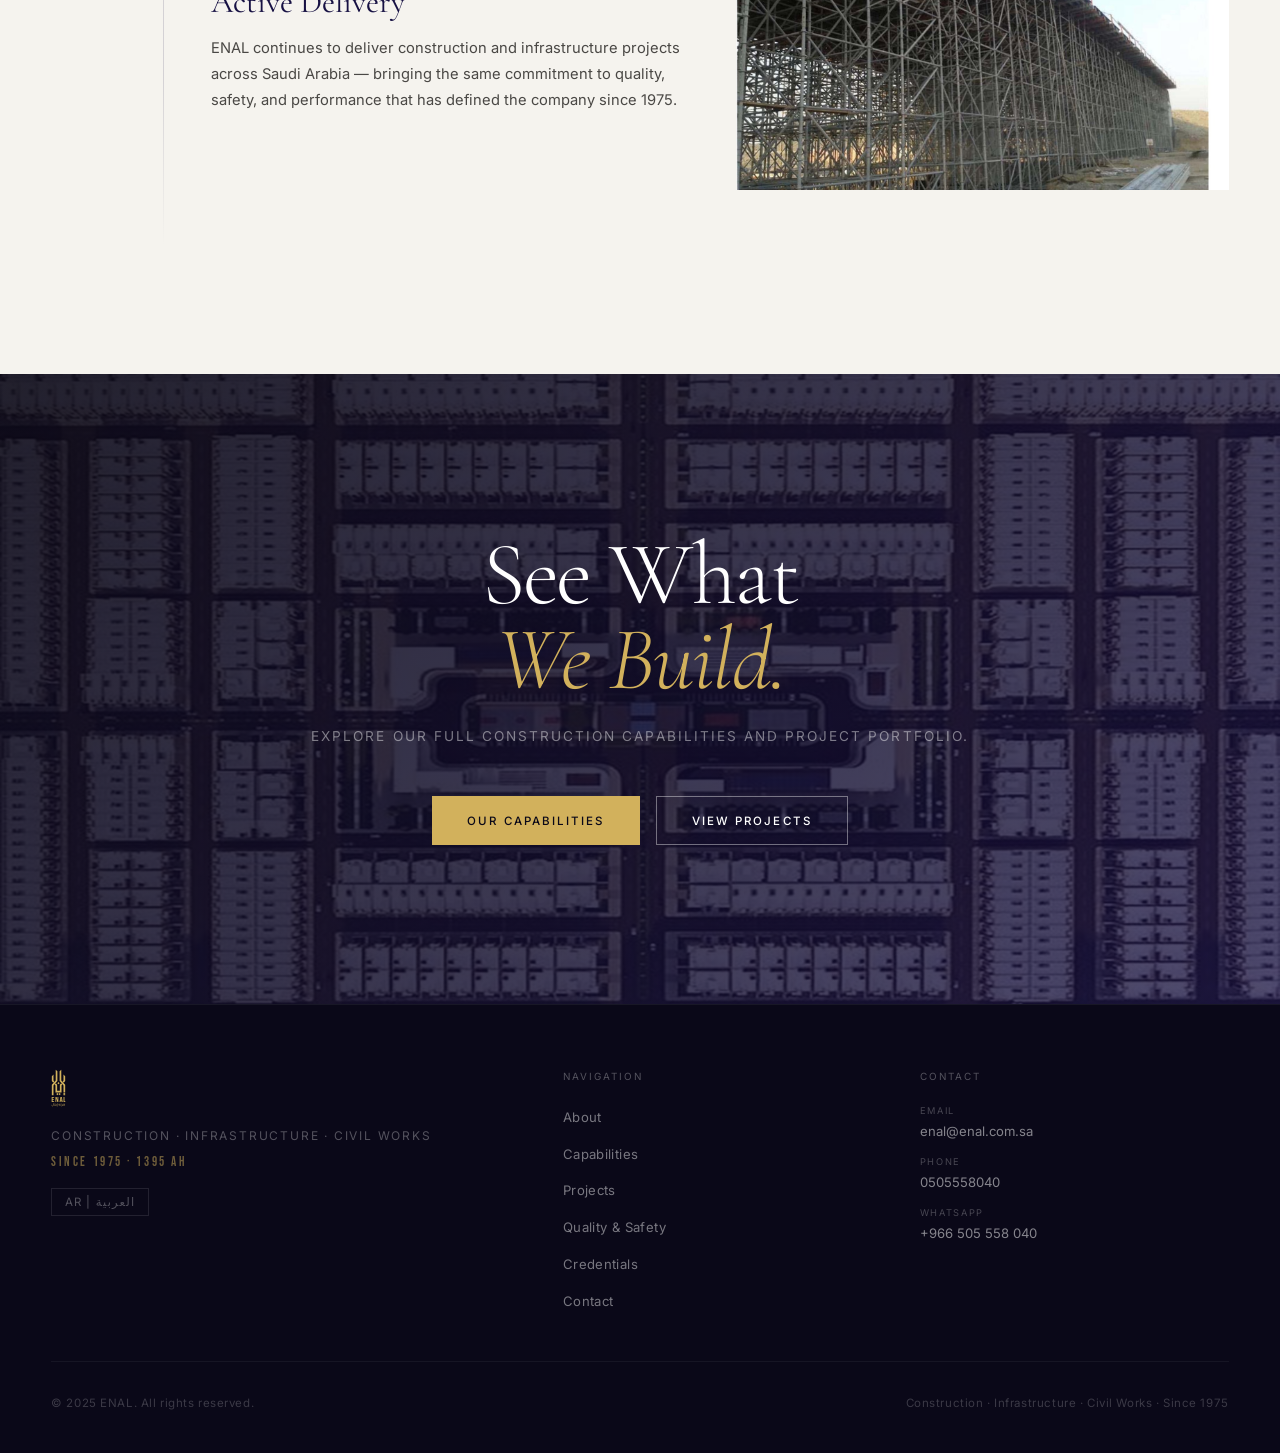
<file: about.html>
<!DOCTYPE html>
<html lang="en" dir="ltr" data-default-lang="en">
<head>
  <meta charset="UTF-8" />
  <meta name="viewport" content="width=device-width, initial-scale=1.0" />
  <meta name="description" content="ENAL — Established in Saudi Arabia in 1975. Decades of construction, infrastructure, and civil works delivery across the Kingdom." />
  <meta name="robots" content="index, follow" />
  <meta name="theme-color" content="#171143" />
  <link rel="canonical" href="https://enal.com.sa/about" />

  <!-- Open Graph -->
  <meta property="og:type" content="website" />
  <meta property="og:url" content="https://enal.com.sa/about" />
  <meta property="og:title" content="عن إينال | About ENAL — تاريخ وخبرة المقاولات منذ 1975" />
  <meta property="og:description" content="ENAL was established in Saudi Arabia in 1975. Decades of construction, infrastructure, and civil works delivery across the Kingdom." />
  <meta property="og:image" content="https://enal.com.sa/assets/images/hero.png" />
  <meta property="og:site_name" content="ENAL" />

  <!-- Twitter -->
  <meta name="twitter:card" content="summary_large_image" />
  <meta name="twitter:title" content="About ENAL — Construction & Infrastructure Since 1975" />
  <meta name="twitter:description" content="ENAL was established in Saudi Arabia in 1975. Decades of construction, infrastructure, and civil works delivery across the Kingdom." />
  <meta name="twitter:image" content="https://enal.com.sa/assets/images/hero.png" />

  <link rel="icon" href="assets/images/favicon-32.png" type="image/png" sizes="32x32" />
  <link rel="icon" href="assets/images/favicon-64.png" type="image/png" sizes="64x64" />
  <title>عن إينال | About ENAL — تاريخ وخبرة المقاولات منذ 1975</title>
  <link rel="preconnect" href="https://fonts.googleapis.com" />
  <link rel="preconnect" href="https://fonts.gstatic.com" crossorigin />
  <link href="https://fonts.googleapis.com/css2?family=Cormorant+Garamond:ital,wght@0,300;0,400;0,500;0,600;1,300;1,400&family=Inter:wght@300;400;500;600&family=Bebas+Neue&family=Tajawal:wght@200;300;400;500;700&family=Noto+Kufi+Arabic:wght@100;200;300;400&display=swap" rel="stylesheet" />
  <link rel="stylesheet" href="assets/css/style.css" />

  <!-- Structured Data: BreadcrumbList -->
  <script type="application/ld+json">
  {
    "@context": "https://schema.org",
    "@type": "BreadcrumbList",
    "itemListElement": [
      { "@type": "ListItem", "position": 1, "name": "Home", "item": "https://enal.com.sa/" },
      { "@type": "ListItem", "position": 2, "name": "About", "item": "https://enal.com.sa/about" }
    ]
  }
  </script>
</head>
<body>

<!-- NAVIGATION -->
<nav class="nav" id="nav" role="navigation" aria-label="Main navigation">
  <div class="nav__inner">
    <a href="/" class="nav__logo" aria-label="ENAL — Home">
      <img src="assets/images/logo-transparent.svg" alt="ENAL" />
    </a>
    <ul class="nav__links" role="list">
      <li><a href="/about"        class="nav__link" data-en="About"            data-ar="عن الشركة">About</a></li>
      <li><a href="/capabilities" class="nav__link" data-en="Capabilities"     data-ar="خدماتنا">Capabilities</a></li>
      <li><a href="/towers"       class="nav__link" data-en="Towers"            data-ar="الأبراج">Towers</a></li>
      <li><a href="/projects"     class="nav__link" data-en="Projects"         data-ar="المشاريع">Projects</a></li>
      <li><a href="/#quality"    class="nav__link" data-en="Quality & Safety" data-ar="الجودة والسلامة">Quality & Safety</a></li>
      <li><a href="/contact"      class="nav__link" data-en="Contact"          data-ar="تواصل معنا">Contact</a></li>
    </ul>
    <div class="nav__actions-wrapper">
      <button class="lang-toggle" id="langToggle" aria-label="Switch language">🌐 AR</button>
      <a href="/contact" class="nav__cta" data-en="Get in Touch" data-ar="تواصل معنا">Get in Touch</a>
    </div>
    <button class="nav__lang-mobile" id="langToggleMobile" aria-label="Switch language">🌐 AR</button>
    <button class="nav__hamburger" id="hamburger" aria-label="Open menu" aria-expanded="false">
      <span></span><span></span><span></span>
    </button>
  </div>
</nav>

<!-- Mobile Menu -->
<div class="nav__mobile" id="mobileMenu" role="dialog" aria-label="Mobile navigation">
  <a href="/about"        class="nav__mobile-link" data-mobile-link data-en="About"            data-ar="عن الشركة">About</a>
  <a href="/capabilities" class="nav__mobile-link" data-mobile-link data-en="Capabilities"     data-ar="خدماتنا">Capabilities</a>
  <a href="/towers"       class="nav__mobile-link" data-mobile-link data-en="Towers"            data-ar="الأبراج">Towers</a>
  <a href="/projects"     class="nav__mobile-link" data-mobile-link data-en="Projects"         data-ar="المشاريع">Projects</a>
  <a href="/#quality"    class="nav__mobile-link" data-mobile-link data-en="Quality & Safety" data-ar="الجودة والسلامة">Quality & Safety</a>
  <a href="/contact"      class="nav__mobile-link" data-mobile-link data-en="Contact"          data-ar="تواصل معنا">Contact</a>
  <a href="/contact"      class="nav__mobile-cta"  data-mobile-link data-en="Get in Touch"     data-ar="تواصل معنا">Get in Touch</a>
  <button class="nav__mobile-lang" id="mobileLangToggle" aria-label="Switch language">AR | العربية</button>
</div>


<!-- BREADCRUMB -->
<nav class="breadcrumb" aria-label="Breadcrumb">
  <div class="container">
    <ol class="breadcrumb__list" role="list">
      <li class="breadcrumb__item"><a href="/" class="breadcrumb__link" data-en="Home" data-ar="الرئيسية">Home</a></li>
      <li class="breadcrumb__item breadcrumb__item--current" aria-current="page" data-en="About" data-ar="عن الشركة">About</li>
    </ol>
  </div>
</nav>


<!-- PAGE HERO -->
<section class="page-hero" aria-label="About ENAL">
  <div class="page-hero__overlay"></div>
  <div class="page-hero__content container">
    <p class="hero__label"
       data-en="Construction · Infrastructure · Civil Works"
       data-ar="إنشاءات · بنية تحتية · أعمال مدنية">
      Construction · Infrastructure · Civil Works
    </p>
    <h1 class="t-title"
        data-en="About ENAL — <em>Since 1975.</em>"
        data-ar="عن إينال — <em>منذ ١٩٧٥.</em>">
      About ENAL — <em>Since 1975.</em>
    </h1>
    <p class="t-subtitle" style="margin-top:1rem;"
       data-en="Decades of construction and infrastructure delivery across the Kingdom of Saudi Arabia."
       data-ar="عقود من تنفيذ مشاريع الإنشاء والبنية التحتية في أرجاء المملكة العربية السعودية.">
      Decades of construction and infrastructure delivery across the Kingdom of Saudi Arabia.
    </p>
  </div>
</section>


<!-- AT A GLANCE -->
<section class="glance" id="about" aria-label="ENAL at a glance">
  <div class="container">

    <div class="glance__philosophy reveal">
      <p class="glance__philosophy-heading"
         data-en="Leadership in Real Estate Thinking — Excellence That Precedes Time."
         data-ar="قيادة في الفكر العقاري.. وتميّز يسبق الزمن.">
        Leadership in Real Estate Thinking — Excellence That Precedes Time.
      </p>
      <p class="glance__philosophy-body"
         data-en="ENAL — where steadfast planning meets refined design, to give you an environment that overflows with tranquility, security, and elegance."
         data-ar="إينال العقارية.. حيث يلتقي التخطيط الراسخ بالتصميم الرفيع، لنمنحك بيئة تفيض بالهدوء، والأمان، والفخامة.">
        ENAL — where steadfast planning meets refined design, to give you an environment that overflows with tranquility, security, and elegance.
      </p>
    </div>

    <div class="glance__grid">
      <div class="glance__item reveal">
        <span class="glance__number">1975</span>
        <span class="glance__label" data-en="Established" data-ar="تأسست الشركة">Established</span>
        <span class="glance__desc" data-en="Founded in the Kingdom of Saudi Arabia" data-ar="تأسست في المملكة العربية السعودية">Founded in the Kingdom of Saudi Arabia</span>
      </div>
      <div class="glance__item reveal reveal-delay-1">
        <span class="glance__number" data-en="Decades" data-ar="عقود">Decades</span>
        <span class="glance__label" data-en="Of Experience" data-ar="من الخبرة">Of Experience</span>
        <span class="glance__desc" data-en="Construction & infrastructure delivery" data-ar="تنفيذ مشاريع الإنشاء والبنية التحتية">Construction & infrastructure delivery</span>
      </div>
      <div class="glance__item reveal reveal-delay-2">
        <span class="glance__number" data-en="Full" data-ar="قدرة">Full</span>
        <span class="glance__label" data-en="Spectrum Capability" data-ar="متكاملة">Spectrum Capability</span>
        <span class="glance__desc" data-en="Civil · Structural · Mechanical · Electrical" data-ar="مدني · إنشائي · ميكانيكي · كهربائي">Civil · Structural · Mechanical · Electrical</span>
      </div>
      <div class="glance__item reveal reveal-delay-3">
        <span class="glance__number">KSA</span>
        <span class="glance__label" data-en="Project Reach" data-ar="نطاق المشاريع">Project Reach</span>
        <span class="glance__desc" data-en="Delivering across Saudi Arabia" data-ar="التنفيذ في أرجاء المملكة">Delivering across Saudi Arabia</span>
      </div>
    </div>
  </div>
</section>


<!-- LEGACY TIMELINE -->
<section class="legacy section" id="legacy" aria-label="Our legacy">
  <div class="container">

    <header class="legacy__header section-header reveal">
      <span class="t-label" data-en="Our Legacy" data-ar="إرثنا">Our Legacy</span>
      <div class="divider"></div>
      <h2 class="t-title c-dark"
          data-en="Experience Built<br /><em>Since 1975.</em>"
          data-ar="خبرة راسخة<br /><em>منذ ١٩٧٥.</em>">
        Experience Built<br /><em>Since 1975.</em>
      </h2>
      <p class="t-subtitle" style="color:var(--gray-dark);margin-top:1rem;"
         data-en="Decades of construction and infrastructure delivery across the Kingdom."
         data-ar="عقود من تنفيذ مشاريع الإنشاء والبنية التحتية في أرجاء المملكة.">
        Decades of construction and infrastructure delivery across the Kingdom.
      </p>
    </header>

    <div class="legacy__timeline">

      <div class="legacy__item reveal">
        <div class="legacy__year">1975</div>
        <div class="legacy__body">
          <div class="legacy__text-block">
            <span class="legacy__era" data-en="Foundation" data-ar="التأسيس">Foundation</span>
            <h3 class="legacy__title" data-en="ENAL Established" data-ar="تأسيس إينال">ENAL Established</h3>
            <p class="legacy__desc"
               data-en="ENAL was founded in the Kingdom of Saudi Arabia, beginning its journey as a construction and infrastructure company committed to delivering quality civil works across the region."
               data-ar="تأسست شركة إينال في المملكة العربية السعودية، لتبدأ مسيرتها شركةً متخصصة في الإنشاء والبنية التحتية، ملتزمةً بتقديم أعمال مدنية عالية الجودة في المنطقة.">
              ENAL was founded in the Kingdom of Saudi Arabia, beginning its journey as a construction and infrastructure company committed to delivering quality civil works across the region.
            </p>
          </div>
          <div class="legacy__image">
            <img src="assets/images/project-02.jpg" alt="ENAL early construction works in Saudi Arabia" loading="lazy" width="600" height="400" />
          </div>
        </div>
      </div>

      <div class="legacy__item reveal">
        <div class="legacy__year" data-en="Growth" data-ar="النمو">Growth</div>
        <div class="legacy__body">
          <div class="legacy__text-block">
            <span class="legacy__era" data-en="Expansion" data-ar="التوسع">Expansion</span>
            <h3 class="legacy__title" data-en="Infrastructure Expansion" data-ar="توسع في البنية التحتية">Infrastructure Expansion</h3>
            <p class="legacy__desc"
               data-en="ENAL expanded its capabilities across civil works, road infrastructure, earthworks, and structural construction — building the foundations of communities and connecting regions across Saudi Arabia."
               data-ar="وسّعت إينال قدراتها لتشمل الأعمال المدنية وبنية الطرق وأعمال الحفر والإنشاءات الهيكلية، مُرسيةً أسس المجتمعات وواصلةً بين مناطق المملكة.">
              ENAL expanded its capabilities across civil works, road infrastructure, earthworks, and structural construction — building the foundations of communities and connecting regions across Saudi Arabia.
            </p>
          </div>
          <div class="legacy__image">
            <img src="assets/images/project-06.jpg" alt="ENAL infrastructure expansion works" loading="lazy" width="600" height="400" />
          </div>
        </div>
      </div>

      <div class="legacy__item reveal">
        <div class="legacy__year" data-en="Scale" data-ar="الحجم">Scale</div>
        <div class="legacy__body">
          <div class="legacy__text-block">
            <span class="legacy__era" data-en="Landmark Projects" data-ar="مشاريع بارزة">Landmark Projects</span>
            <h3 class="legacy__title" data-en="National Infrastructure" data-ar="البنية التحتية الوطنية">National Infrastructure</h3>
            <p class="legacy__desc"
               data-en="Contributing to major national infrastructure programmes including airports, railways, road networks, and large-scale civil works that define the Kingdom's built environment."
               data-ar="المساهمة في برامج البنية التحتية الوطنية الكبرى، بما فيها المطارات والسكك الحديدية وشبكات الطرق والأعمال المدنية الضخمة التي تُشكّل البيئة العمرانية للمملكة.">
              Contributing to major national infrastructure programmes including airports, railways, road networks, and large-scale civil works that define the Kingdom's built environment.
            </p>
          </div>
          <div class="legacy__image">
            <img src="assets/images/project-24.jpg" alt="ENAL national infrastructure project" loading="lazy" width="600" height="400" />
          </div>
        </div>
      </div>

      <div class="legacy__item reveal">
        <div class="legacy__year" data-en="Today" data-ar="اليوم">Today</div>
        <div class="legacy__body">
          <div class="legacy__text-block">
            <span class="legacy__era" data-en="Continuing Legacy" data-ar="الإرث المستمر">Continuing Legacy</span>
            <h3 class="legacy__title" data-en="Active Delivery" data-ar="تنفيذ فعّال">Active Delivery</h3>
            <p class="legacy__desc"
               data-en="ENAL continues to deliver construction and infrastructure projects across Saudi Arabia — bringing the same commitment to quality, safety, and performance that has defined the company since 1975."
               data-ar="تواصل إينال تنفيذ مشاريع الإنشاء والبنية التحتية في أرجاء المملكة، محافظةً على ذات الالتزام بالجودة والسلامة والأداء الذي ميّزها منذ عام ١٩٧٥.">
              ENAL continues to deliver construction and infrastructure projects across Saudi Arabia — bringing the same commitment to quality, safety, and performance that has defined the company since 1975.
            </p>
          </div>
          <div class="legacy__image">
            <img src="assets/images/project-10.jpg" alt="ENAL active construction project" loading="lazy" width="600" height="400" />
          </div>
        </div>
      </div>

    </div>
  </div>
</section>


<!-- INTERNAL LINKS CTA -->
<section class="final-cta" aria-label="Explore more">
  <div class="final-cta__bg" role="img" aria-label="ENAL construction project"></div>
  <div class="final-cta__overlay"></div>
  <div class="final-cta__content reveal">
    <h2 class="final-cta__title"
        data-en="See What<br /><em>We Build.</em>"
        data-ar="اكتشف<br /><em>ما نبنيه.</em>">
      See What<br /><em>We Build.</em>
    </h2>
    <p class="final-cta__sub"
       data-en="Explore our full construction capabilities and project portfolio."
       data-ar="استعرض قدراتنا الإنشائية الكاملة ومحفظة مشاريعنا.">
      Explore our full construction capabilities and project portfolio.
    </p>
    <div style="display:flex;gap:1rem;flex-wrap:wrap;justify-content:center;">
      <a href="/capabilities" class="btn btn--primary"
         data-en="Our Capabilities" data-ar="قدراتنا">
        Our Capabilities
        <svg width="14" height="14" viewBox="0 0 14 14" fill="none" aria-hidden="true">
          <path d="M1 7h12M7 1l6 6-6 6" stroke="currentColor" stroke-width="1.5" stroke-linecap="round" stroke-linejoin="round"/>
        </svg>
      </a>
      <a href="/projects" class="btn btn--outline"
         data-en="View Projects" data-ar="استعرض المشاريع">
        View Projects
      </a>
    </div>
  </div>
</section>


<!-- FOOTER -->
<footer class="footer" role="contentinfo">
  <div class="footer__inner">
    <div class="footer__brand">
      <img src="assets/images/logo-transparent.svg" alt="ENAL" class="footer__logo" />
      <p class="footer__tagline" data-en="Construction · Infrastructure · Civil Works" data-ar="إنشاءات · بنية تحتية · أعمال مدنية">Construction · Infrastructure · Civil Works</p>
      <p class="footer__since" data-en="Since 1975 · 1395 AH" data-ar="منذ ١٩٧٥ · ١٣٩٥ هـ">Since 1975 · 1395 AH</p>
      <button class="footer__lang" id="footerLangToggle" aria-label="Switch language">AR | العربية</button>
    </div>
    <div>
      <p class="footer__col-title" data-en="Navigation" data-ar="التنقل">Navigation</p>
      <ul class="footer__links">
        <li><a href="/about"        class="footer__link" data-en="About"            data-ar="عن الشركة">About</a></li>
        <li><a href="/capabilities" class="footer__link" data-en="Capabilities"     data-ar="خدماتنا">Capabilities</a></li>
        <li><a href="/projects"     class="footer__link" data-en="Projects"         data-ar="المشاريع">Projects</a></li>
        <li><a href="/#quality"    class="footer__link" data-en="Quality &amp; Safety" data-ar="الجودة والسلامة">Quality &amp; Safety</a></li>
        <li><a href="/#credentials" class="footer__link" data-en="Credentials"     data-ar="الاعتمادات">Credentials</a></li>
        <li><a href="/contact"      class="footer__link" data-en="Contact"          data-ar="تواصل معنا">Contact</a></li>
      </ul>
    </div>
    <div>
      <p class="footer__col-title" data-en="Contact" data-ar="التواصل">Contact</p>
      <div class="footer__contact-item">
        <span class="footer__contact-label" data-en="Email" data-ar="البريد الإلكتروني">Email</span>
        <a href="mailto:enal@enal.com.sa" class="footer__contact-value">enal@enal.com.sa</a>
      </div>
      <div class="footer__contact-item">
        <span class="footer__contact-label" data-en="Phone" data-ar="الهاتف">Phone</span>
        <a href="tel:0505558040" class="footer__contact-value">0505558040</a>
      </div>
      <div class="footer__contact-item">
        <span class="footer__contact-label">WhatsApp</span>
        <a href="https://wa.me/966505558040" target="_blank" rel="noopener" class="footer__contact-value">+966 505 558 040</a>
      </div>
    </div>
  </div>
  <div class="footer__bottom">
    <span class="footer__copy" data-en="&copy; 2025 ENAL. All rights reserved." data-ar="&copy; 2025 إينال. جميع الحقوق محفوظة.">&copy; 2025 ENAL. All rights reserved.</span>
    <span class="footer__legal" data-en="Construction · Infrastructure · Civil Works · Since 1975" data-ar="إنشاءات · بنية تحتية · أعمال مدنية · منذ ١٩٧٥">Construction · Infrastructure · Civil Works · Since 1975</span>
  </div>
</footer>

<a id="whatsappFloat"
   href="https://wa.me/966505558040?text=Hello%2C%20I%20would%20like%20to%20inquire%20about%20ENAL%27s%20construction%20services."
   target="_blank" rel="noopener noreferrer"
   class="whatsapp-btn" aria-label="Contact ENAL on WhatsApp">
  <svg viewBox="0 0 24 24" xmlns="http://www.w3.org/2000/svg" aria-hidden="true">
    <path d="M17.472 14.382c-.297-.149-1.758-.867-2.03-.967-.273-.099-.471-.148-.67.15-.197.297-.767.966-.94 1.164-.173.199-.347.223-.644.075-.297-.15-1.255-.463-2.39-1.475-.883-.788-1.48-1.761-1.653-2.059-.173-.297-.018-.458.13-.606.134-.133.298-.347.446-.52.149-.174.198-.298.298-.497.099-.198.05-.371-.025-.52-.075-.149-.669-1.612-.916-2.207-.242-.579-.487-.5-.669-.51-.173-.008-.371-.01-.57-.01-.198 0-.52.074-.792.372-.272.297-1.04 1.016-1.04 2.479 0 1.462 1.065 2.875 1.213 3.074.149.198 2.096 3.2 5.077 4.487.709.306 1.262.489 1.694.625.712.227 1.36.195 1.871.118.571-.085 1.758-.719 2.006-1.413.248-.694.248-1.289.173-1.413-.074-.124-.272-.198-.57-.347m-5.421 7.403h-.004a9.87 9.87 0 01-5.031-1.378l-.361-.214-3.741.982.998-3.648-.235-.374a9.86 9.86 0 01-1.51-5.26c.001-5.45 4.436-9.884 9.888-9.884 2.64 0 5.122 1.03 6.988 2.898a9.825 9.825 0 012.893 6.994c-.003 5.45-4.437 9.884-9.885 9.884m8.413-18.297A11.815 11.815 0 0012.05 0C5.495 0 .16 5.335.157 11.892c0 2.096.547 4.142 1.588 5.945L.057 24l6.305-1.654a11.882 11.882 0 005.683 1.448h.005c6.554 0 11.89-5.335 11.893-11.893a11.821 11.821 0 00-3.48-8.413z"/>
  </svg>
</a>

<button class="scroll-top" id="scrollTop" aria-label="Scroll to top">
  <svg viewBox="0 0 16 16" xmlns="http://www.w3.org/2000/svg">
    <path d="M8 12V4M3 7l5-5 5 5" stroke-width="1.5" stroke-linecap="round" stroke-linejoin="round"/>
  </svg>
</button>

<script src="assets/js/main.js" defer></script>
</body>
</html>
</file>
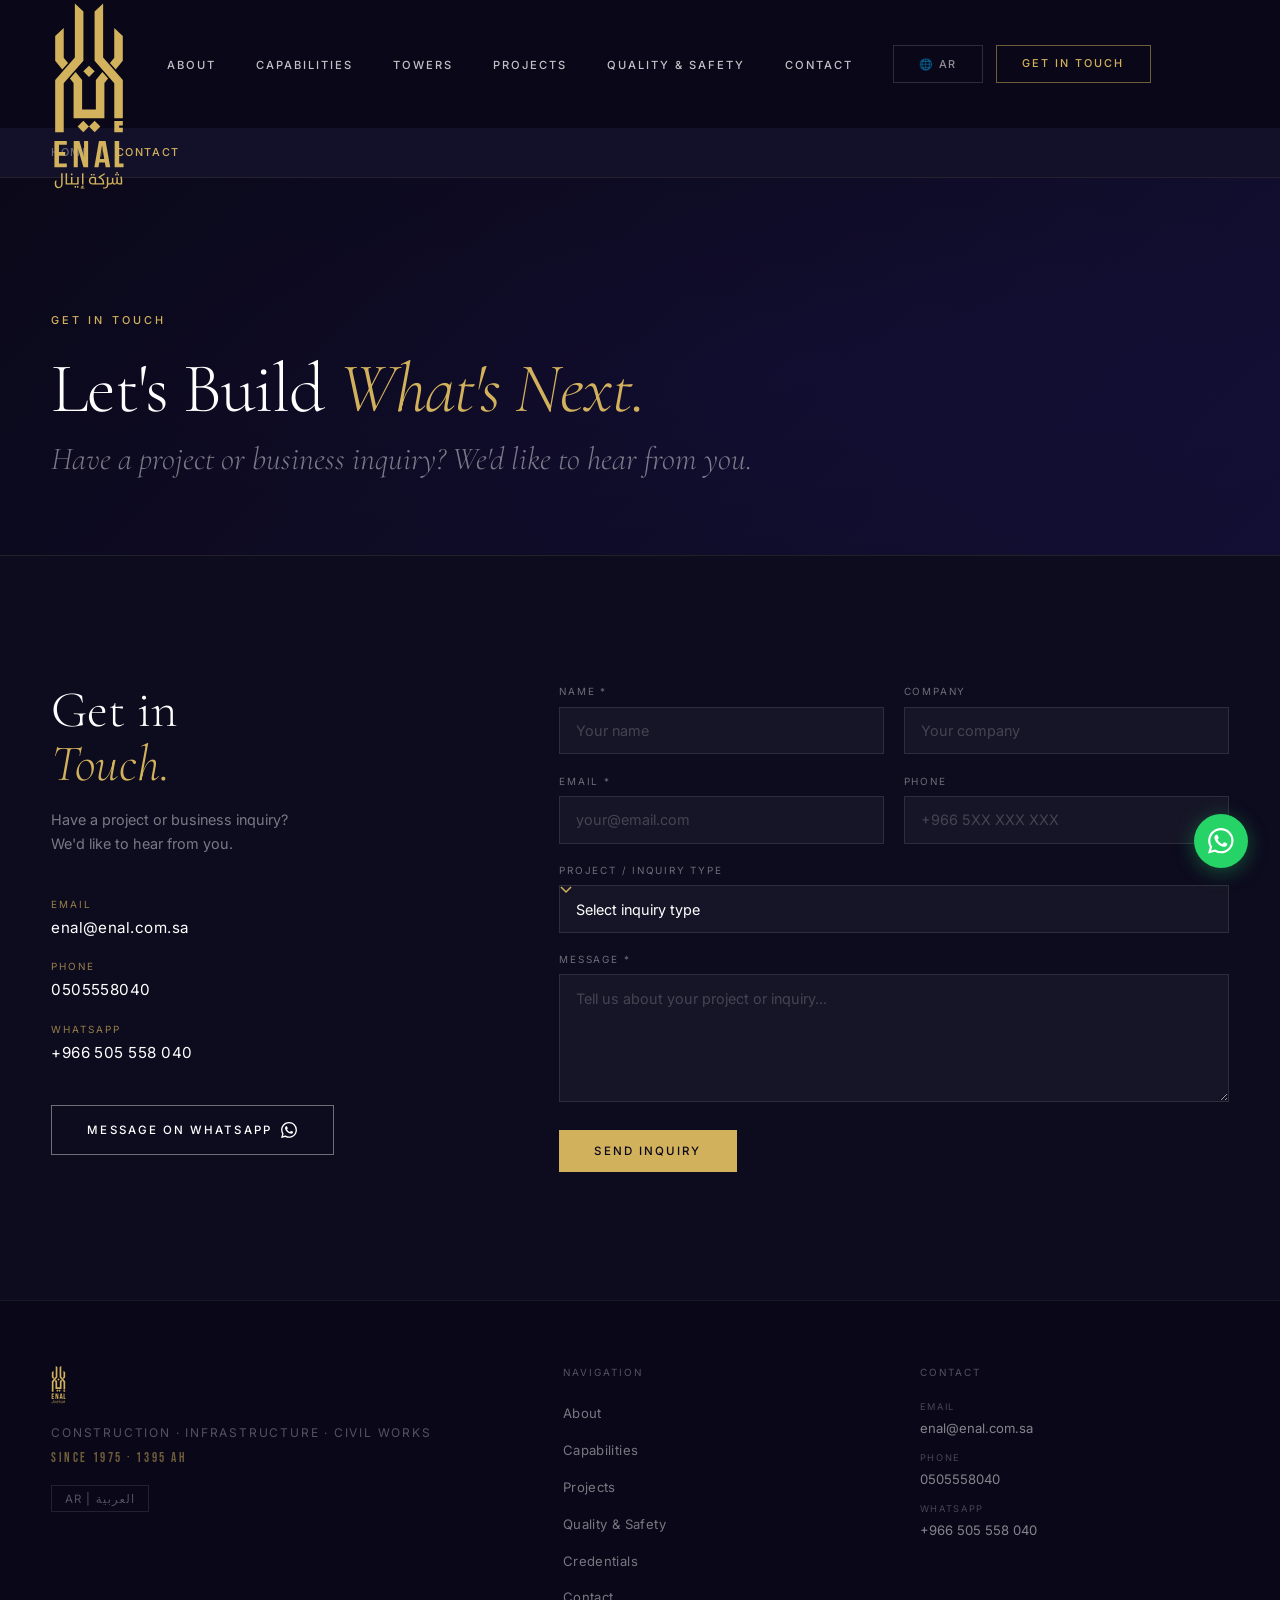
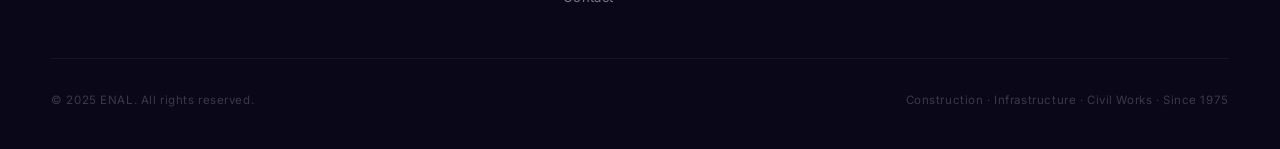
<file: contact.html>
<!DOCTYPE html>
<html lang="en" dir="ltr" data-default-lang="en">
<head>
  <meta charset="UTF-8" />
  <meta name="viewport" content="width=device-width, initial-scale=1.0" />
  <meta name="description" content="Contact ENAL — Construction & Infrastructure inquiries. Email, phone, and WhatsApp. Saudi Arabia. Since 1975." />
  <meta name="robots" content="index, follow" />
  <meta name="theme-color" content="#171143" />
  <link rel="canonical" href="https://enal.com.sa/contact" />

  <!-- Open Graph -->
  <meta property="og:type" content="website" />
  <meta property="og:url" content="https://enal.com.sa/contact" />
  <meta property="og:title" content="اتصل بنا | Contact ENAL — تواصل مع شركة إينال للمقاولات" />
  <meta property="og:description" content="Contact ENAL for construction and infrastructure inquiries. Email, phone, and WhatsApp available." />
  <meta property="og:image" content="https://enal.com.sa/assets/images/hero.png" />
  <meta property="og:site_name" content="ENAL" />

  <!-- Twitter -->
  <meta name="twitter:card" content="summary_large_image" />
  <meta name="twitter:title" content="Contact ENAL — Get in Touch" />
  <meta name="twitter:description" content="Contact ENAL for construction and infrastructure inquiries. Email, phone, and WhatsApp available." />
  <meta name="twitter:image" content="https://enal.com.sa/assets/images/hero.png" />

  <link rel="icon" href="assets/images/favicon-32.png" type="image/png" sizes="32x32" />
  <link rel="icon" href="assets/images/favicon-64.png" type="image/png" sizes="64x64" />
  <title>اتصل بنا | Contact ENAL — تواصل مع شركة إينال للمقاولات</title>
  <link rel="preconnect" href="https://fonts.googleapis.com" />
  <link rel="preconnect" href="https://fonts.gstatic.com" crossorigin />
  <link href="https://fonts.googleapis.com/css2?family=Cormorant+Garamond:ital,wght@0,300;0,400;0,500;0,600;1,300;1,400&family=Inter:wght@300;400;500;600&family=Bebas+Neue&family=Tajawal:wght@200;300;400;500;700&family=Noto+Kufi+Arabic:wght@100;200;300;400&display=swap" rel="stylesheet" />
  <link rel="stylesheet" href="assets/css/style.css" />

  <!-- Structured Data: BreadcrumbList -->
  <script type="application/ld+json">
  {
    "@context": "https://schema.org",
    "@type": "BreadcrumbList",
    "itemListElement": [
      { "@type": "ListItem", "position": 1, "name": "Home", "item": "https://enal.com.sa/" },
      { "@type": "ListItem", "position": 2, "name": "Contact", "item": "https://enal.com.sa/contact" }
    ]
  }
  </script>
</head>
<body>

<!-- NAVIGATION -->
<nav class="nav" id="nav" role="navigation" aria-label="Main navigation">
  <div class="nav__inner">
    <a href="/" class="nav__logo" aria-label="ENAL — Home">
      <img src="assets/images/logo-transparent.svg" alt="ENAL" />
    </a>
    <ul class="nav__links" role="list">
      <li><a href="/about"        class="nav__link" data-en="About"            data-ar="عن الشركة">About</a></li>
      <li><a href="/capabilities" class="nav__link" data-en="Capabilities"     data-ar="خدماتنا">Capabilities</a></li>
      <li><a href="/towers"       class="nav__link" data-en="Towers"            data-ar="الأبراج">Towers</a></li>
      <li><a href="/projects"     class="nav__link" data-en="Projects"         data-ar="المشاريع">Projects</a></li>
      <li><a href="/#quality"    class="nav__link" data-en="Quality & Safety" data-ar="الجودة والسلامة">Quality & Safety</a></li>
      <li><a href="/contact"      class="nav__link" data-en="Contact"          data-ar="تواصل معنا">Contact</a></li>
    </ul>
    <div class="nav__actions-wrapper">
      <button class="lang-toggle" id="langToggle" aria-label="Switch language">🌐 AR</button>
      <a href="/contact" class="nav__cta" data-en="Get in Touch" data-ar="تواصل معنا">Get in Touch</a>
    </div>
    <button class="nav__lang-mobile" id="langToggleMobile" aria-label="Switch language">🌐 AR</button>
    <button class="nav__hamburger" id="hamburger" aria-label="Open menu" aria-expanded="false">
      <span></span><span></span><span></span>
    </button>
  </div>
</nav>

<!-- Mobile Menu -->
<div class="nav__mobile" id="mobileMenu" role="dialog" aria-label="Mobile navigation">
  <a href="/about"        class="nav__mobile-link" data-mobile-link data-en="About"            data-ar="عن الشركة">About</a>
  <a href="/capabilities" class="nav__mobile-link" data-mobile-link data-en="Capabilities"     data-ar="خدماتنا">Capabilities</a>
  <a href="/towers"       class="nav__mobile-link" data-mobile-link data-en="Towers"            data-ar="الأبراج">Towers</a>
  <a href="/projects"     class="nav__mobile-link" data-mobile-link data-en="Projects"         data-ar="المشاريع">Projects</a>
  <a href="/#quality"    class="nav__mobile-link" data-mobile-link data-en="Quality & Safety" data-ar="الجودة والسلامة">Quality & Safety</a>
  <a href="/contact"      class="nav__mobile-link" data-mobile-link data-en="Contact"          data-ar="تواصل معنا">Contact</a>
  <a href="/contact"      class="nav__mobile-cta"  data-mobile-link data-en="Get in Touch"     data-ar="تواصل معنا">Get in Touch</a>
  <button class="nav__mobile-lang" id="mobileLangToggle" aria-label="Switch language">AR | العربية</button>
</div>


<!-- BREADCRUMB -->
<nav class="breadcrumb" aria-label="Breadcrumb">
  <div class="container">
    <ol class="breadcrumb__list" role="list">
      <li class="breadcrumb__item"><a href="/" class="breadcrumb__link" data-en="Home" data-ar="الرئيسية">Home</a></li>
      <li class="breadcrumb__item breadcrumb__item--current" aria-current="page" data-en="Contact" data-ar="تواصل معنا">Contact</li>
    </ol>
  </div>
</nav>


<!-- PAGE HERO -->
<section class="page-hero" aria-label="About ENAL">
  <div class="page-hero__overlay"></div>
  <div class="page-hero__content container">
    <p class="hero__label"
       data-en="Get in Touch"
       data-ar="تواصل معنا">
      Get in Touch
    </p>
    <h1 class="t-title"
        data-en="Let's Build <em>What's Next.</em>"
        data-ar="لنبني <em>ما هو قادم.</em>">
      Let's Build <em>What's Next.</em>
    </h1>
    <p class="t-subtitle" style="margin-top:1rem;"
       data-en="Have a project or business inquiry? We'd like to hear from you."
       data-ar="هل لديك مشروع أو استفسار تجاري؟ يسعدنا التواصل معك.">
      Have a project or business inquiry? We'd like to hear from you.
    </p>
  </div>
</section>


<section class="contact section" id="contact" aria-label="Contact ENAL">
  <div class="container">
    <div class="contact__inner">
      <div class="contact__info reveal">
        <h2 class="contact__info-title" data-en="Get in&lt;br /&gt;&lt;em style='color:var(--gold)'&gt;Touch.&lt;/em&gt;" data-ar="تواصل&lt;br /&gt;&lt;em style='color:var(--gold)'&gt;معنا.&lt;/em&gt;">Get in<br /><em style="color:var(--gold)">Touch.</em></h2>
        <p class="contact__info-sub" data-en="Have a project or business inquiry? We'd like to hear from you." data-ar="هل لديك مشروع أو استفسار تجاري؟ يسعدنا التواصل معك.">Have a project or business inquiry? We'd like to hear from you.</p>
        <div class="contact__detail">
          <div class="contact__detail-item">
            <span class="contact__detail-label" data-en="Email" data-ar="البريد الإلكتروني">Email</span>
            <a href="mailto:enal@enal.com.sa" class="contact__detail-value">enal@enal.com.sa</a>
          </div>
          <div class="contact__detail-item">
            <span class="contact__detail-label" data-en="Phone" data-ar="الهاتف">Phone</span>
            <a href="tel:0505558040" class="contact__detail-value">0505558040</a>
          </div>
          <div class="contact__detail-item">
            <span class="contact__detail-label">WhatsApp</span>
            <a href="https://wa.me/966505558040" target="_blank" rel="noopener" class="contact__detail-value">+966 505 558 040</a>
          </div>
        </div>
        <a id="whatsappContactBtn" href="https://wa.me/966505558040" target="_blank" rel="noopener" class="btn btn--outline">
          <span data-en="Message on WhatsApp" data-ar="راسلنا على واتساب">Message on WhatsApp</span>
          <svg width="16" height="16" viewBox="0 0 24 24" fill="currentColor" aria-hidden="true"><path d="M17.472 14.382c-.297-.149-1.758-.867-2.03-.967-.273-.099-.471-.148-.67.15-.197.297-.767.966-.94 1.164-.173.199-.347.223-.644.075-.297-.15-1.255-.463-2.39-1.475-.883-.788-1.48-1.761-1.653-2.059-.173-.297-.018-.458.13-.606.134-.133.298-.347.446-.52.149-.174.198-.298.298-.497.099-.198.05-.371-.025-.52-.075-.149-.669-1.612-.916-2.207-.242-.579-.487-.5-.669-.51-.173-.008-.371-.01-.57-.01-.198 0-.52.074-.792.372-.272.297-1.04 1.016-1.04 2.479 0 1.462 1.065 2.875 1.213 3.074.149.198 2.096 3.2 5.077 4.487.709.306 1.262.489 1.694.625.712.227 1.36.195 1.871.118.571-.085 1.758-.719 2.006-1.413.248-.694.248-1.289.173-1.413-.074-.124-.272-.198-.57-.347m-5.421 7.403h-.004a9.87 9.87 0 01-5.031-1.378l-.361-.214-3.741.982.998-3.648-.235-.374a9.86 9.86 0 01-1.51-5.26c.001-5.45 4.436-9.884 9.888-9.884 2.64 0 5.122 1.03 6.988 2.898a9.825 9.825 0 012.893 6.994c-.003 5.45-4.437 9.884-9.885 9.884m8.413-18.297A11.815 11.815 0 0012.05 0C5.495 0 .16 5.335.157 11.892c0 2.096.547 4.142 1.588 5.945L.057 24l6.305-1.654a11.882 11.882 0 005.683 1.448h.005c6.554 0 11.89-5.335 11.893-11.893a11.821 11.821 0 00-3.48-8.413z"/></svg>
        </a>
      </div>
      <div class="reveal reveal-delay-1">
        <form class="contact__form" id="contactForm" novalidate>
          <div class="form__row">
            <div class="form__group"><label class="form__label" for="name" data-en="Name *" data-ar="الاسم *">Name *</label><input class="form__input" type="text" id="name" name="name" data-placeholder-en="Your name" data-placeholder-ar="اسمك" placeholder="Your name" required /></div>
            <div class="form__group"><label class="form__label" for="company" data-en="Company" data-ar="الشركة">Company</label><input class="form__input" type="text" id="company" name="company" data-placeholder-en="Your company" data-placeholder-ar="شركتك" placeholder="Your company" /></div>
          </div>
          <div class="form__row">
            <div class="form__group"><label class="form__label" for="email" data-en="Email *" data-ar="البريد الإلكتروني *">Email *</label><input class="form__input" type="email" id="email" name="email" data-placeholder-en="your@email.com" data-placeholder-ar="بريدك@الإلكتروني.com" placeholder="your@email.com" required /></div>
            <div class="form__group"><label class="form__label" for="phone" data-en="Phone" data-ar="الهاتف">Phone</label><input class="form__input" type="tel" id="phone" name="phone" data-placeholder-en="+966 5XX XXX XXX" data-placeholder-ar="+966 5XX XXX XXX" placeholder="+966 5XX XXX XXX" /></div>
          </div>
          <div class="form__group">
            <label class="form__label" for="inquiry" data-en="Project / Inquiry Type" data-ar="نوع المشروع / الاستفسار">Project / Inquiry Type</label>
            <select class="form__select" id="inquiry" name="inquiry">
              <option value="" disabled selected data-en="Select inquiry type" data-ar="اختر نوع الاستفسار">Select inquiry type</option>
              <option value="civil" data-en="Civil Works" data-ar="أعمال مدنية">Civil Works</option>
              <option value="infrastructure" data-en="Infrastructure" data-ar="بنية تحتية">Infrastructure</option>
              <option value="structural" data-en="Structural Works" data-ar="أعمال إنشائية">Structural Works</option>
              <option value="roads" data-en="Roads &amp; Highways" data-ar="طرق وطرق سريعة">Roads &amp; Highways</option>
              <option value="buildings" data-en="Buildings" data-ar="مباني">Buildings</option>
              <option value="other" data-en="Other" data-ar="أخرى">Other</option>
            </select>
          </div>
          <div class="form__group"><label class="form__label" for="message" data-en="Message *" data-ar="الرسالة *">Message *</label><textarea class="form__textarea" id="message" name="message" data-placeholder-en="Tell us about your project or inquiry..." data-placeholder-ar="أخبرنا عن مشروعك أو استفسارك..." placeholder="Tell us about your project or inquiry..." required></textarea></div>
          <div class="form__success" id="formSuccess" role="alert" data-en="Thank you. Your inquiry has been received. We will be in touch shortly." data-ar="شكراً لك. تم استلام استفسارك. سنتواصل معك قريباً.">Thank you. Your inquiry has been received. We will be in touch shortly.</div>
          <button type="submit" class="btn btn--primary form__submit" data-en="Send Inquiry" data-ar="إرسال الاستفسار">Send Inquiry <svg width="14" height="14" viewBox="0 0 14 14" fill="none" aria-hidden="true"><path d="M1 7h12M7 1l6 6-6 6" stroke="currentColor" stroke-width="1.5" stroke-linecap="round" stroke-linejoin="round"/></svg></button>
        </form>
      </div>
    </div>
  </div>
</section>


<!-- FOOTER -->
<footer class="footer" role="contentinfo">
  <div class="footer__inner">
    <div class="footer__brand">
      <img src="assets/images/logo-transparent.svg" alt="ENAL" class="footer__logo" />
      <p class="footer__tagline" data-en="Construction · Infrastructure · Civil Works" data-ar="إنشاءات · بنية تحتية · أعمال مدنية">Construction · Infrastructure · Civil Works</p>
      <p class="footer__since" data-en="Since 1975 · 1395 AH" data-ar="منذ ١٩٧٥ · ١٣٩٥ هـ">Since 1975 · 1395 AH</p>
      <button class="footer__lang" id="footerLangToggle" aria-label="Switch language">AR | العربية</button>
    </div>
    <div>
      <p class="footer__col-title" data-en="Navigation" data-ar="التنقل">Navigation</p>
      <ul class="footer__links">
        <li><a href="/about"        class="footer__link" data-en="About"            data-ar="عن الشركة">About</a></li>
        <li><a href="/capabilities" class="footer__link" data-en="Capabilities"     data-ar="خدماتنا">Capabilities</a></li>
        <li><a href="/projects"     class="footer__link" data-en="Projects"         data-ar="المشاريع">Projects</a></li>
        <li><a href="/#quality"    class="footer__link" data-en="Quality &amp; Safety" data-ar="الجودة والسلامة">Quality &amp; Safety</a></li>
        <li><a href="/#credentials" class="footer__link" data-en="Credentials"     data-ar="الاعتمادات">Credentials</a></li>
        <li><a href="/contact"      class="footer__link" data-en="Contact"          data-ar="تواصل معنا">Contact</a></li>
      </ul>
    </div>
    <div>
      <p class="footer__col-title" data-en="Contact" data-ar="التواصل">Contact</p>
      <div class="footer__contact-item">
        <span class="footer__contact-label" data-en="Email" data-ar="البريد الإلكتروني">Email</span>
        <a href="mailto:enal@enal.com.sa" class="footer__contact-value">enal@enal.com.sa</a>
      </div>
      <div class="footer__contact-item">
        <span class="footer__contact-label" data-en="Phone" data-ar="الهاتف">Phone</span>
        <a href="tel:0505558040" class="footer__contact-value">0505558040</a>
      </div>
      <div class="footer__contact-item">
        <span class="footer__contact-label">WhatsApp</span>
        <a href="https://wa.me/966505558040" target="_blank" rel="noopener" class="footer__contact-value">+966 505 558 040</a>
      </div>
    </div>
  </div>
  <div class="footer__bottom">
    <span class="footer__copy" data-en="&copy; 2025 ENAL. All rights reserved." data-ar="&copy; 2025 إينال. جميع الحقوق محفوظة.">&copy; 2025 ENAL. All rights reserved.</span>
    <span class="footer__legal" data-en="Construction · Infrastructure · Civil Works · Since 1975" data-ar="إنشاءات · بنية تحتية · أعمال مدنية · منذ ١٩٧٥">Construction · Infrastructure · Civil Works · Since 1975</span>
  </div>
</footer>

<a id="whatsappFloat"
   href="https://wa.me/966505558040?text=Hello%2C%20I%20would%20like%20to%20inquire%20about%20ENAL%27s%20construction%20services."
   target="_blank" rel="noopener noreferrer"
   class="whatsapp-btn" aria-label="Contact ENAL on WhatsApp">
  <svg viewBox="0 0 24 24" xmlns="http://www.w3.org/2000/svg" aria-hidden="true">
    <path d="M17.472 14.382c-.297-.149-1.758-.867-2.03-.967-.273-.099-.471-.148-.67.15-.197.297-.767.966-.94 1.164-.173.199-.347.223-.644.075-.297-.15-1.255-.463-2.39-1.475-.883-.788-1.48-1.761-1.653-2.059-.173-.297-.018-.458.13-.606.134-.133.298-.347.446-.52.149-.174.198-.298.298-.497.099-.198.05-.371-.025-.52-.075-.149-.669-1.612-.916-2.207-.242-.579-.487-.5-.669-.51-.173-.008-.371-.01-.57-.01-.198 0-.52.074-.792.372-.272.297-1.04 1.016-1.04 2.479 0 1.462 1.065 2.875 1.213 3.074.149.198 2.096 3.2 5.077 4.487.709.306 1.262.489 1.694.625.712.227 1.36.195 1.871.118.571-.085 1.758-.719 2.006-1.413.248-.694.248-1.289.173-1.413-.074-.124-.272-.198-.57-.347m-5.421 7.403h-.004a9.87 9.87 0 01-5.031-1.378l-.361-.214-3.741.982.998-3.648-.235-.374a9.86 9.86 0 01-1.51-5.26c.001-5.45 4.436-9.884 9.888-9.884 2.64 0 5.122 1.03 6.988 2.898a9.825 9.825 0 012.893 6.994c-.003 5.45-4.437 9.884-9.885 9.884m8.413-18.297A11.815 11.815 0 0012.05 0C5.495 0 .16 5.335.157 11.892c0 2.096.547 4.142 1.588 5.945L.057 24l6.305-1.654a11.882 11.882 0 005.683 1.448h.005c6.554 0 11.89-5.335 11.893-11.893a11.821 11.821 0 00-3.48-8.413z"/>
  </svg>
</a>

<button class="scroll-top" id="scrollTop" aria-label="Scroll to top">
  <svg viewBox="0 0 16 16" xmlns="http://www.w3.org/2000/svg">
    <path d="M8 12V4M3 7l5-5 5 5" stroke-width="1.5" stroke-linecap="round" stroke-linejoin="round"/>
  </svg>
</button>

<script src="assets/js/main.js" defer></script>
</body>
</html>
</file>
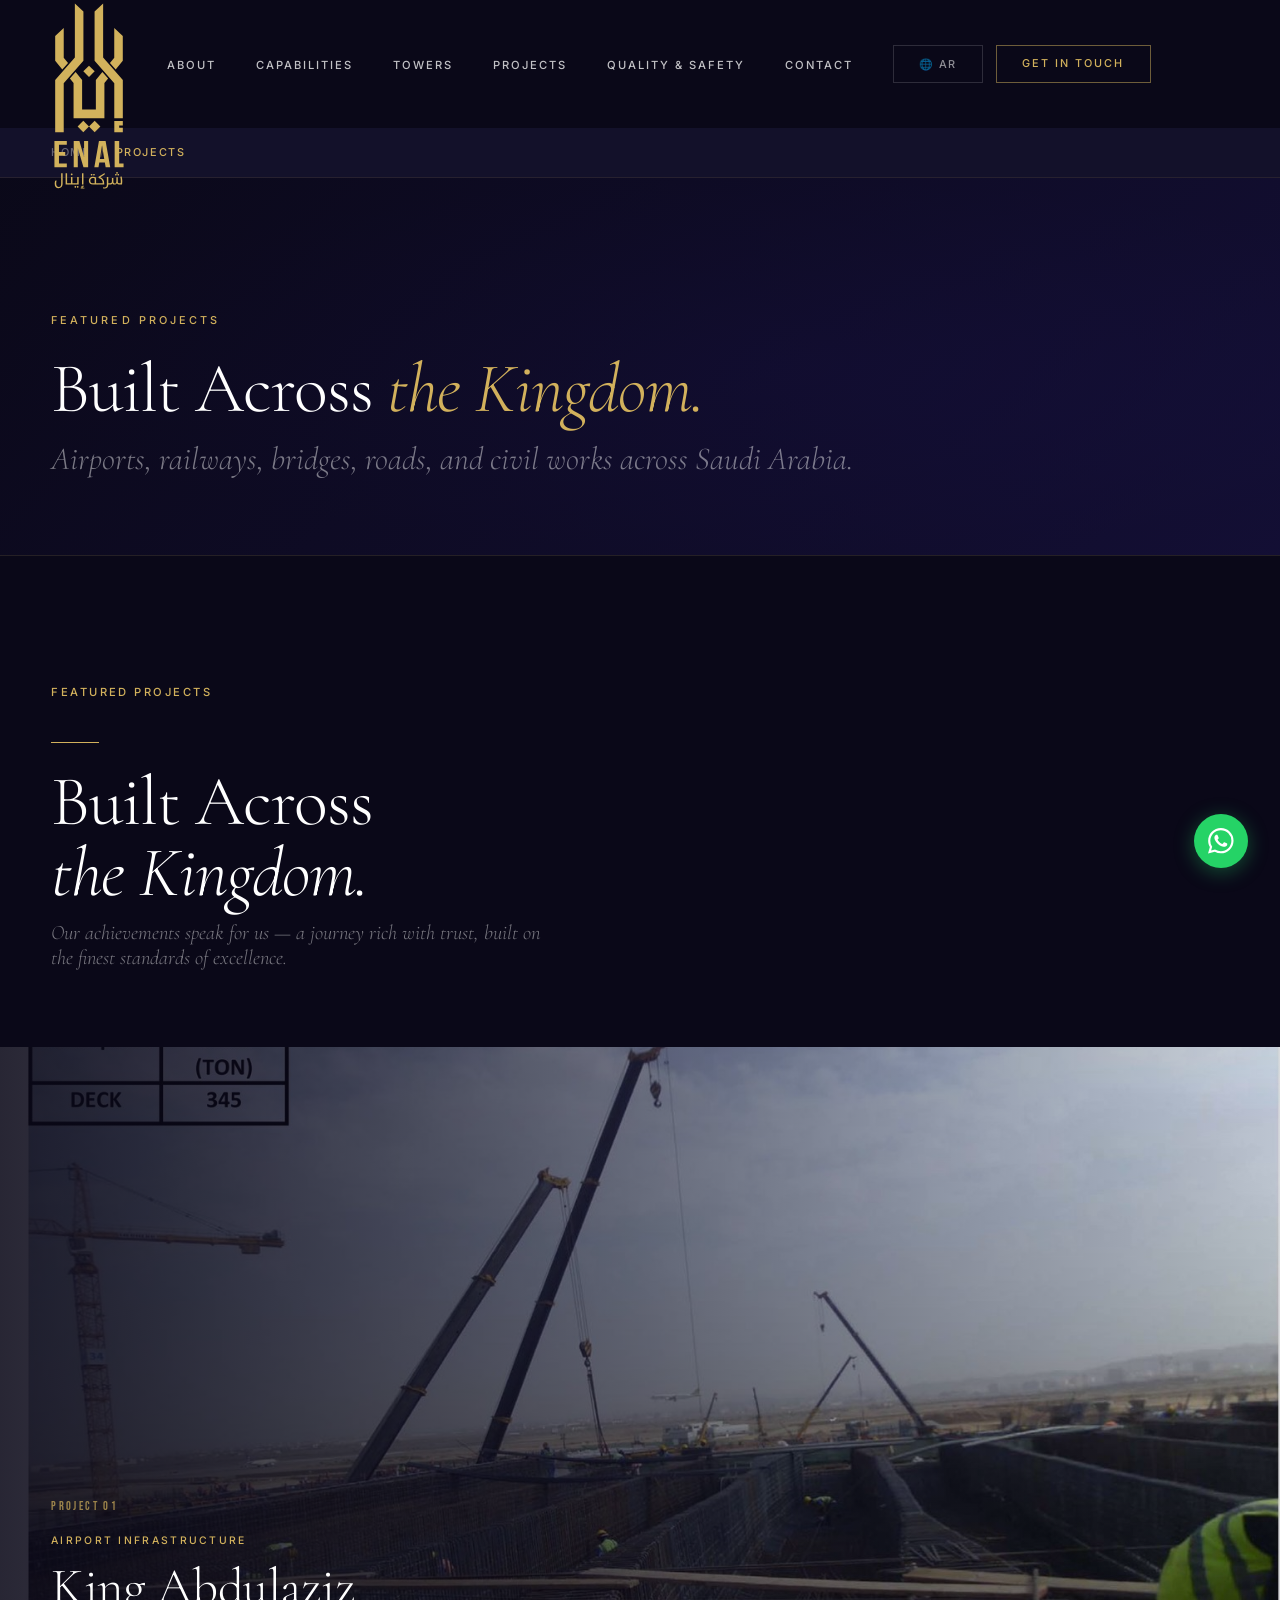
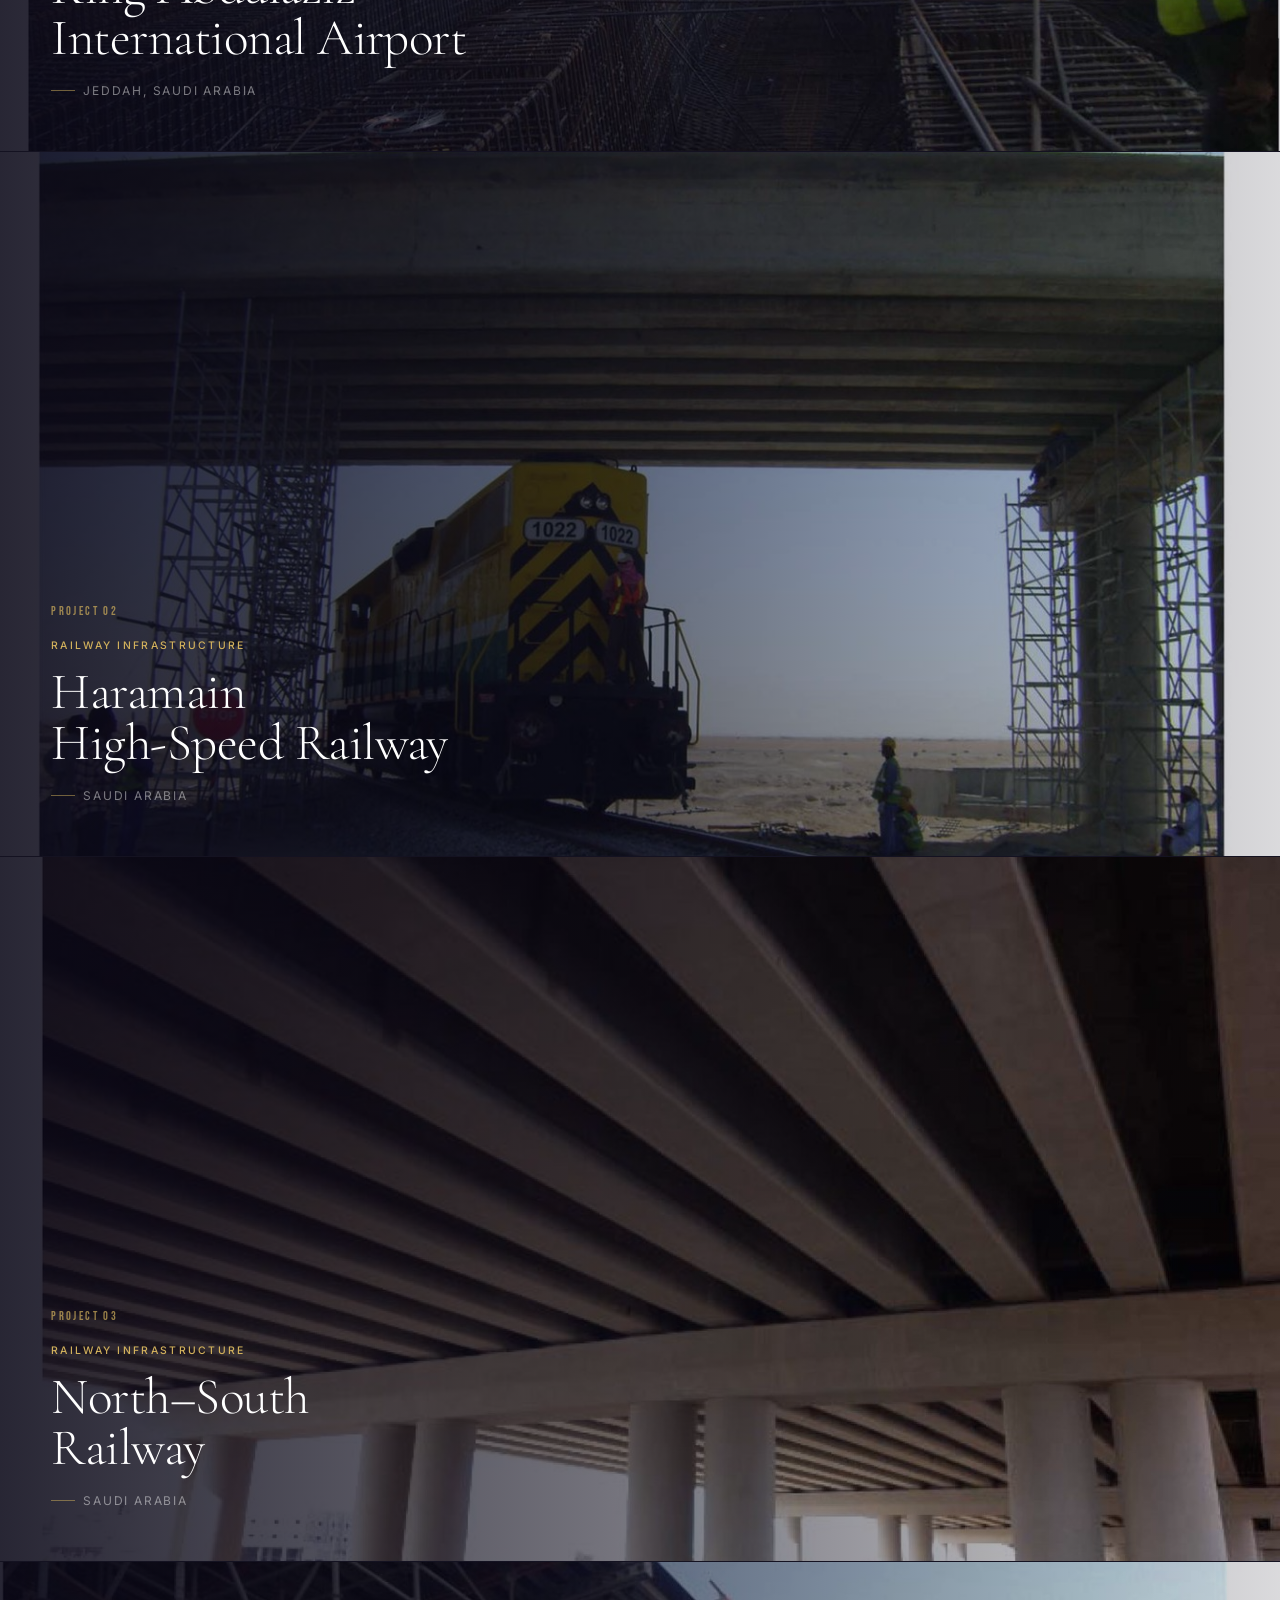
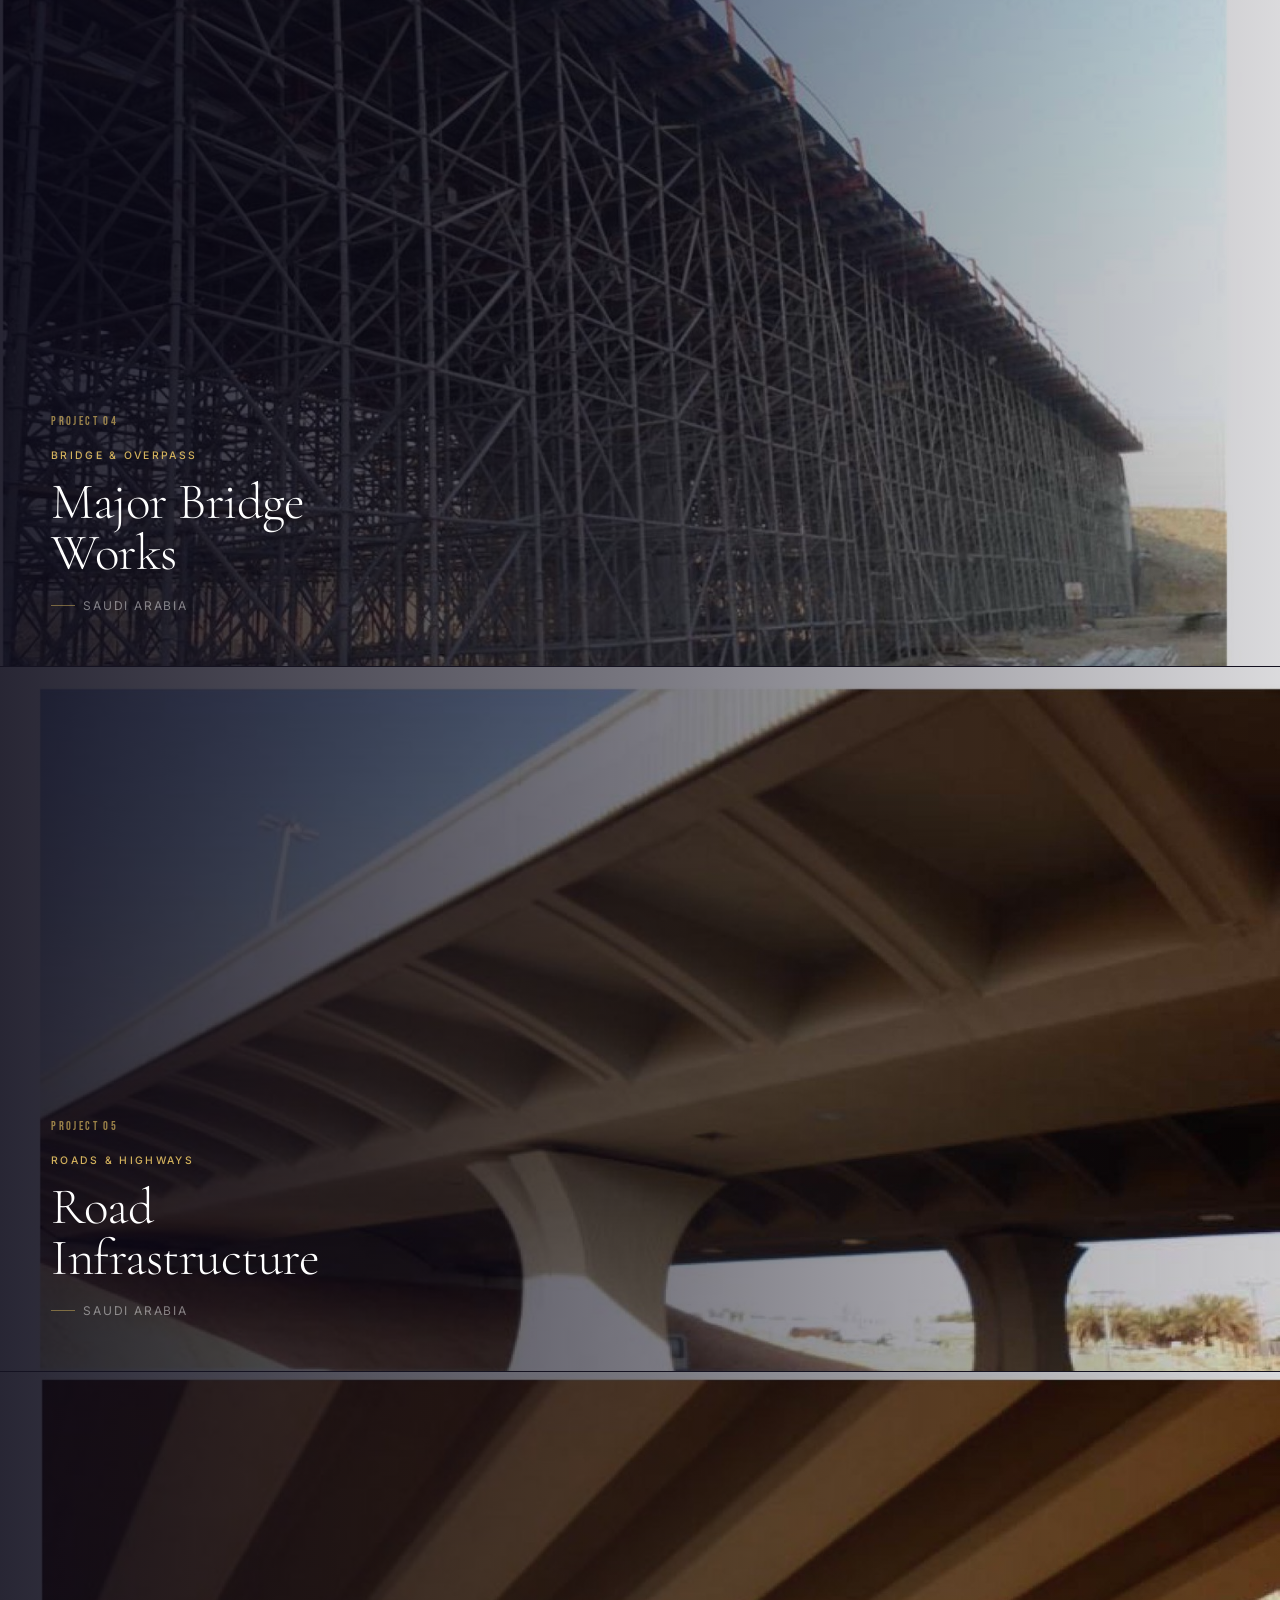
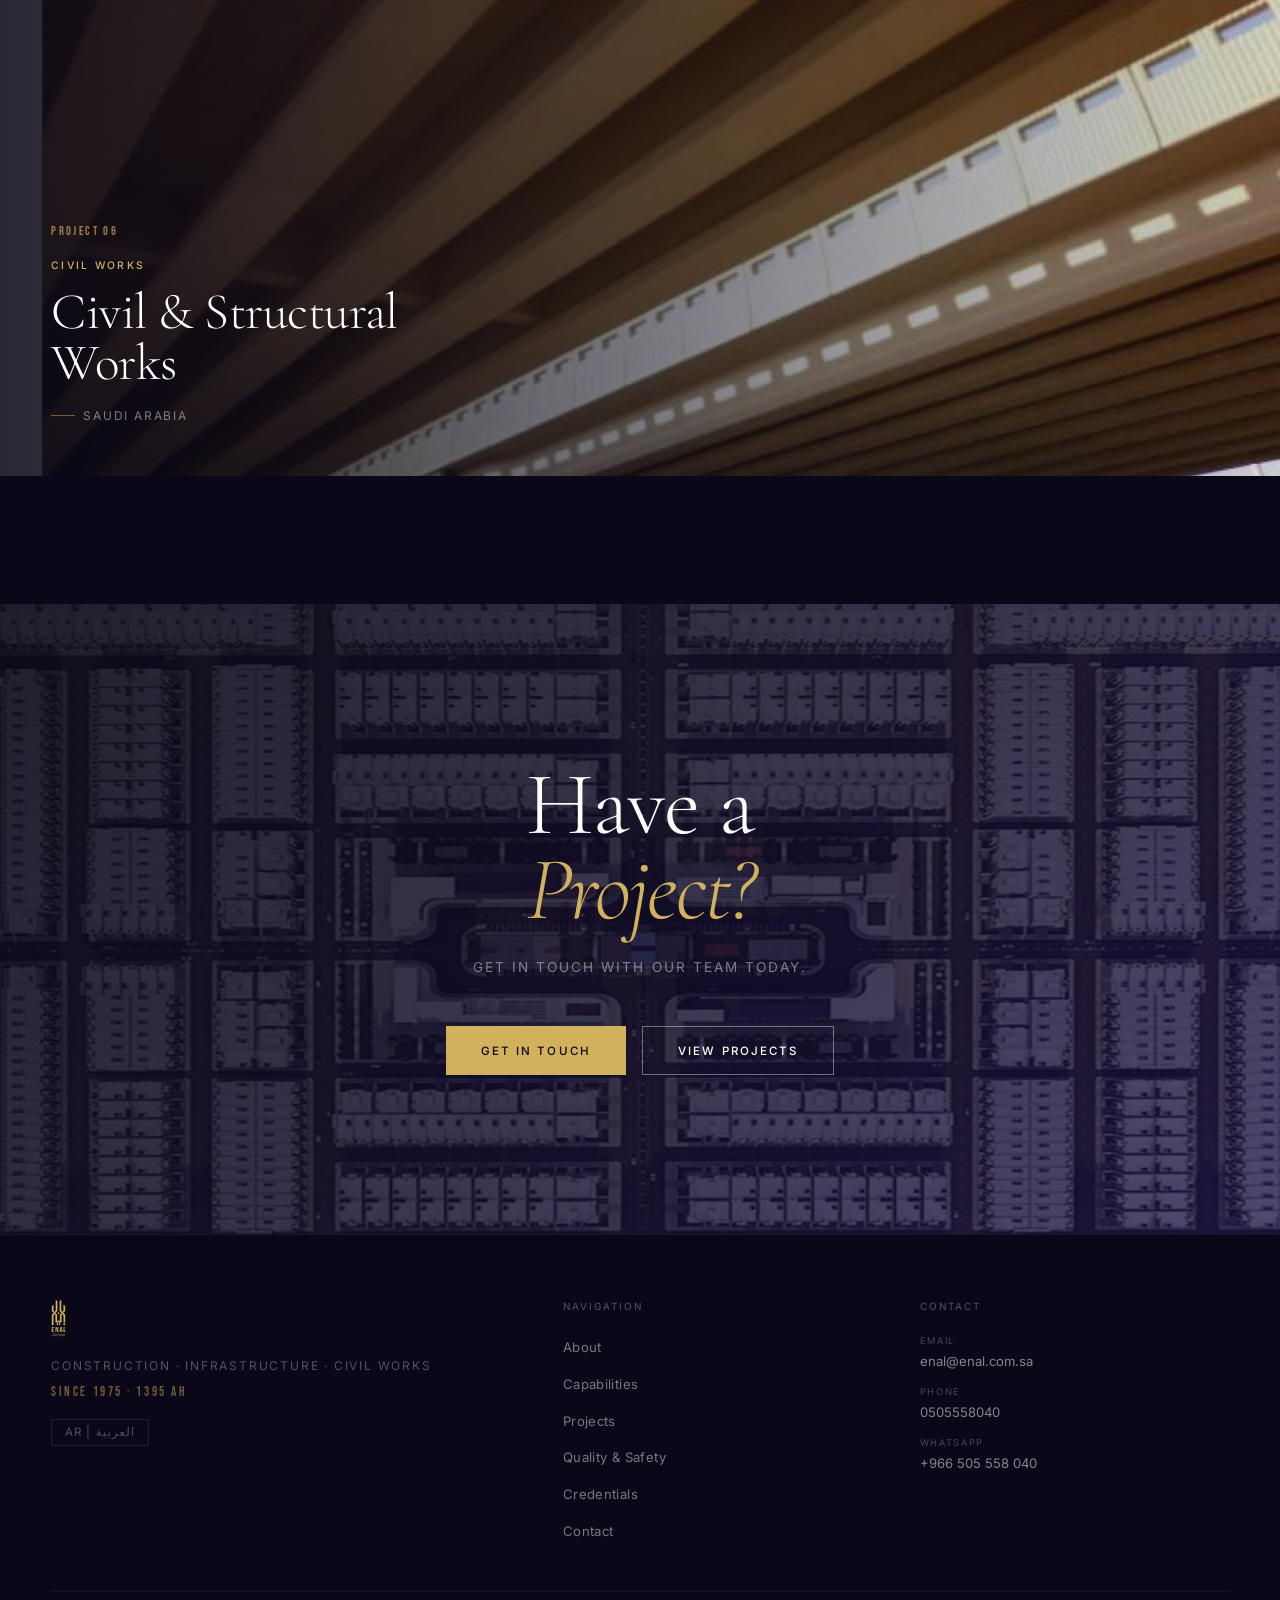
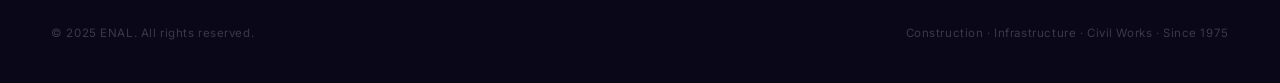
<file: projects.html>
<!DOCTYPE html>
<html lang="en" dir="ltr" data-default-lang="en">
<head>
  <meta charset="UTF-8" />
  <meta name="viewport" content="width=device-width, initial-scale=1.0" />
  <meta name="description" content="ENAL Projects — Featured construction and infrastructure projects across Saudi Arabia. Airports, railways, bridges, roads, and civil works. Since 1975." />
  <meta name="robots" content="index, follow" />
  <meta name="theme-color" content="#171143" />
  <link rel="canonical" href="https://enal.com.sa/projects" />

  <!-- Open Graph -->
  <meta property="og:type" content="website" />
  <meta property="og:url" content="https://enal.com.sa/projects" />
  <meta property="og:title" content="مشاريع إينال | ENAL Projects — مشاريع البنية التحتية والإنشاءات الكبرى" />
  <meta property="og:description" content="ENAL featured construction projects across Saudi Arabia — airports, railways, bridges, roads, and civil works." />
  <meta property="og:image" content="https://enal.com.sa/assets/images/hero.png" />
  <meta property="og:site_name" content="ENAL" />

  <!-- Twitter -->
  <meta name="twitter:card" content="summary_large_image" />
  <meta name="twitter:title" content="ENAL Projects — Built Across the Kingdom" />
  <meta name="twitter:description" content="ENAL featured construction projects across Saudi Arabia — airports, railways, bridges, roads, and civil works." />
  <meta name="twitter:image" content="https://enal.com.sa/assets/images/hero.png" />

  <link rel="icon" href="assets/images/favicon-32.png" type="image/png" sizes="32x32" />
  <link rel="icon" href="assets/images/favicon-64.png" type="image/png" sizes="64x64" />
  <title>مشاريع إينال | ENAL Projects — مشاريع البنية التحتية والإنشاءات الكبرى</title>
  <link rel="preconnect" href="https://fonts.googleapis.com" />
  <link rel="preconnect" href="https://fonts.gstatic.com" crossorigin />
  <link href="https://fonts.googleapis.com/css2?family=Cormorant+Garamond:ital,wght@0,300;0,400;0,500;0,600;1,300;1,400&family=Inter:wght@300;400;500;600&family=Bebas+Neue&family=Tajawal:wght@200;300;400;500;700&family=Noto+Kufi+Arabic:wght@100;200;300;400&display=swap" rel="stylesheet" />
  <link rel="stylesheet" href="assets/css/style.css" />

  <!-- Structured Data: BreadcrumbList -->
  <script type="application/ld+json">
  {
    "@context": "https://schema.org",
    "@type": "BreadcrumbList",
    "itemListElement": [
      { "@type": "ListItem", "position": 1, "name": "Home", "item": "https://enal.com.sa/" },
      { "@type": "ListItem", "position": 2, "name": "Projects", "item": "https://enal.com.sa/projects" }
    ]
  }
  </script>
</head>
<body>

<!-- NAVIGATION -->
<nav class="nav" id="nav" role="navigation" aria-label="Main navigation">
  <div class="nav__inner">
    <a href="/" class="nav__logo" aria-label="ENAL — Home">
      <img src="assets/images/logo-transparent.svg" alt="ENAL" />
    </a>
    <ul class="nav__links" role="list">
      <li><a href="/about"        class="nav__link" data-en="About"            data-ar="عن الشركة">About</a></li>
      <li><a href="/capabilities" class="nav__link" data-en="Capabilities"     data-ar="خدماتنا">Capabilities</a></li>
      <li><a href="/towers"       class="nav__link" data-en="Towers"            data-ar="الأبراج">Towers</a></li>
      <li><a href="/projects"     class="nav__link" data-en="Projects"         data-ar="المشاريع">Projects</a></li>
      <li><a href="/#quality"    class="nav__link" data-en="Quality & Safety" data-ar="الجودة والسلامة">Quality & Safety</a></li>
      <li><a href="/contact"      class="nav__link" data-en="Contact"          data-ar="تواصل معنا">Contact</a></li>
    </ul>
    <div class="nav__actions-wrapper">
      <button class="lang-toggle" id="langToggle" aria-label="Switch language">🌐 AR</button>
      <a href="/contact" class="nav__cta" data-en="Get in Touch" data-ar="تواصل معنا">Get in Touch</a>
    </div>
    <button class="nav__lang-mobile" id="langToggleMobile" aria-label="Switch language">🌐 AR</button>
    <button class="nav__hamburger" id="hamburger" aria-label="Open menu" aria-expanded="false">
      <span></span><span></span><span></span>
    </button>
  </div>
</nav>

<!-- Mobile Menu -->
<div class="nav__mobile" id="mobileMenu" role="dialog" aria-label="Mobile navigation">
  <a href="/about"        class="nav__mobile-link" data-mobile-link data-en="About"            data-ar="عن الشركة">About</a>
  <a href="/capabilities" class="nav__mobile-link" data-mobile-link data-en="Capabilities"     data-ar="خدماتنا">Capabilities</a>
  <a href="/towers"       class="nav__mobile-link" data-mobile-link data-en="Towers"            data-ar="الأبراج">Towers</a>
  <a href="/projects"     class="nav__mobile-link" data-mobile-link data-en="Projects"         data-ar="المشاريع">Projects</a>
  <a href="/#quality"    class="nav__mobile-link" data-mobile-link data-en="Quality & Safety" data-ar="الجودة والسلامة">Quality & Safety</a>
  <a href="/contact"      class="nav__mobile-link" data-mobile-link data-en="Contact"          data-ar="تواصل معنا">Contact</a>
  <a href="/contact"      class="nav__mobile-cta"  data-mobile-link data-en="Get in Touch"     data-ar="تواصل معنا">Get in Touch</a>
  <button class="nav__mobile-lang" id="mobileLangToggle" aria-label="Switch language">AR | العربية</button>
</div>


<!-- BREADCRUMB -->
<nav class="breadcrumb" aria-label="Breadcrumb">
  <div class="container">
    <ol class="breadcrumb__list" role="list">
      <li class="breadcrumb__item"><a href="/" class="breadcrumb__link" data-en="Home" data-ar="الرئيسية">Home</a></li>
      <li class="breadcrumb__item breadcrumb__item--current" aria-current="page" data-en="Projects" data-ar="المشاريع">Projects</li>
    </ol>
  </div>
</nav>


<!-- PAGE HERO -->
<section class="page-hero" aria-label="About ENAL">
  <div class="page-hero__overlay"></div>
  <div class="page-hero__content container">
    <p class="hero__label"
       data-en="Featured Projects"
       data-ar="مشاريع مختارة">
      Featured Projects
    </p>
    <h1 class="t-title"
        data-en="Built Across <em>the Kingdom.</em>"
        data-ar="مشاريع في <em>أرجاء المملكة.</em>">
      Built Across <em>the Kingdom.</em>
    </h1>
    <p class="t-subtitle" style="margin-top:1rem;"
       data-en="Airports, railways, bridges, roads, and civil works across Saudi Arabia."
       data-ar="مطارات وسكك حديدية وجسور وطرق وأعمال مدنية في أرجاء المملكة.">
      Airports, railways, bridges, roads, and civil works across Saudi Arabia.
    </p>
  </div>
</section>


<section class="projects section" id="projects" aria-label="Featured projects">
  <div class="container">
    <header class="projects__header section-header reveal">
      <span class="t-label" data-en="Featured Projects" data-ar="مشاريع مختارة">Featured Projects</span>
      <div class="divider"></div>
      <h2 class="t-title" data-en="Built Across&lt;br /&gt;&lt;em&gt;the Kingdom.&lt;/em&gt;" data-ar="مشاريع في&lt;br /&gt;&lt;em&gt;أرجاء المملكة.&lt;/em&gt;">Built Across<br /><em>the Kingdom.</em></h2>
      <p class="t-subtitle projects__intro" data-en="Our achievements speak for us — a journey rich with trust, built on the finest standards of excellence." data-ar="إنجازاتنا هي التي تتحدث عنا.. مسيرة حافلة بالثقة ومبنية على أرقى معايير الإتقان.">Our achievements speak for us — a journey rich with trust, built on the finest standards of excellence.</p>
    </header>
  </div>
  <div class="projects__list">
    <article class="project-card reveal"><div class="project-card__bg" style="background-image: url('assets/images/project-03.jpg')"></div><div class="project-card__overlay"></div><div class="project-card__content"><span class="project-card__index" data-en="Project 01" data-ar="المشروع ٠١">Project 01</span><span class="project-card__category" data-en="Airport Infrastructure" data-ar="بنية تحتية للمطارات">Airport Infrastructure</span><h3 class="project-card__title" data-en="King Abdulaziz&lt;br /&gt;International Airport" data-ar="مطار الملك عبدالعزيز&lt;br /&gt;الدولي">King Abdulaziz<br />International Airport</h3><span class="project-card__location" data-en="Jeddah, Saudi Arabia" data-ar="جدة، المملكة العربية السعودية">Jeddah, Saudi Arabia</span></div><div class="project-card__arrow" aria-hidden="true"><svg width="16" height="16" viewBox="0 0 16 16" fill="none"><path d="M1 8h14M8 1l7 7-7 7" stroke="currentColor" stroke-width="1.5" stroke-linecap="round" stroke-linejoin="round"/></svg></div></article>
    <article class="project-card reveal"><div class="project-card__bg" style="background-image: url('assets/images/project-27.jpg')"></div><div class="project-card__overlay"></div><div class="project-card__content"><span class="project-card__index" data-en="Project 02" data-ar="المشروع ٠٢">Project 02</span><span class="project-card__category" data-en="Railway Infrastructure" data-ar="بنية تحتية للسكك الحديدية">Railway Infrastructure</span><h3 class="project-card__title" data-en="Haramain&lt;br /&gt;High-Speed Railway" data-ar="قطار الحرمين&lt;br /&gt;السريع">Haramain<br />High-Speed Railway</h3><span class="project-card__location" data-en="Saudi Arabia" data-ar="المملكة العربية السعودية">Saudi Arabia</span></div><div class="project-card__arrow" aria-hidden="true"><svg width="16" height="16" viewBox="0 0 16 16" fill="none"><path d="M1 8h14M8 1l7 7-7 7" stroke="currentColor" stroke-width="1.5" stroke-linecap="round" stroke-linejoin="round"/></svg></div></article>
    <article class="project-card reveal"><div class="project-card__bg" style="background-image: url('assets/images/project-30.jpg')"></div><div class="project-card__overlay"></div><div class="project-card__content"><span class="project-card__index" data-en="Project 03" data-ar="المشروع ٠٣">Project 03</span><span class="project-card__category" data-en="Railway Infrastructure" data-ar="بنية تحتية للسكك الحديدية">Railway Infrastructure</span><h3 class="project-card__title" data-en="North&ndash;South&lt;br /&gt;Railway" data-ar="قطار الشمال&lt;br /&gt;والجنوب">North&ndash;South<br />Railway</h3><span class="project-card__location" data-en="Saudi Arabia" data-ar="المملكة العربية السعودية">Saudi Arabia</span></div><div class="project-card__arrow" aria-hidden="true"><svg width="16" height="16" viewBox="0 0 16 16" fill="none"><path d="M1 8h14M8 1l7 7-7 7" stroke="currentColor" stroke-width="1.5" stroke-linecap="round" stroke-linejoin="round"/></svg></div></article>
    <article class="project-card reveal"><div class="project-card__bg" style="background-image: url('assets/images/project-10.jpg')"></div><div class="project-card__overlay"></div><div class="project-card__content"><span class="project-card__index" data-en="Project 04" data-ar="المشروع ٠٤">Project 04</span><span class="project-card__category" data-en="Bridge &amp; Overpass" data-ar="جسور وعبارات">Bridge &amp; Overpass</span><h3 class="project-card__title" data-en="Major Bridge&lt;br /&gt;Works" data-ar="أعمال الجسور&lt;br /&gt;الكبرى">Major Bridge<br />Works</h3><span class="project-card__location" data-en="Saudi Arabia" data-ar="المملكة العربية السعودية">Saudi Arabia</span></div><div class="project-card__arrow" aria-hidden="true"><svg width="16" height="16" viewBox="0 0 16 16" fill="none"><path d="M1 8h14M8 1l7 7-7 7" stroke="currentColor" stroke-width="1.5" stroke-linecap="round" stroke-linejoin="round"/></svg></div></article>
    <article class="project-card reveal"><div class="project-card__bg" style="background-image: url('assets/images/project-33.jpg')"></div><div class="project-card__overlay"></div><div class="project-card__content"><span class="project-card__index" data-en="Project 05" data-ar="المشروع ٠٥">Project 05</span><span class="project-card__category" data-en="Roads &amp; Highways" data-ar="طرق وطرق سريعة">Roads &amp; Highways</span><h3 class="project-card__title" data-en="Road&lt;br /&gt;Infrastructure" data-ar="البنية التحتية&lt;br /&gt;للطرق">Road<br />Infrastructure</h3><span class="project-card__location" data-en="Saudi Arabia" data-ar="المملكة العربية السعودية">Saudi Arabia</span></div><div class="project-card__arrow" aria-hidden="true"><svg width="16" height="16" viewBox="0 0 16 16" fill="none"><path d="M1 8h14M8 1l7 7-7 7" stroke="currentColor" stroke-width="1.5" stroke-linecap="round" stroke-linejoin="round"/></svg></div></article>
    <article class="project-card reveal"><div class="project-card__bg" style="background-image: url('assets/images/project-28.jpg')"></div><div class="project-card__overlay"></div><div class="project-card__content"><span class="project-card__index" data-en="Project 06" data-ar="المشروع ٠٦">Project 06</span><span class="project-card__category" data-en="Civil Works" data-ar="أعمال مدنية">Civil Works</span><h3 class="project-card__title" data-en="Civil &amp; Structural&lt;br /&gt;Works" data-ar="الأعمال المدنية&lt;br /&gt;والإنشائية">Civil &amp; Structural<br />Works</h3><span class="project-card__location" data-en="Saudi Arabia" data-ar="المملكة العربية السعودية">Saudi Arabia</span></div><div class="project-card__arrow" aria-hidden="true"><svg width="16" height="16" viewBox="0 0 16 16" fill="none"><path d="M1 8h14M8 1l7 7-7 7" stroke="currentColor" stroke-width="1.5" stroke-linecap="round" stroke-linejoin="round"/></svg></div></article>
  </div>
</section>


<!-- INTERNAL LINKS CTA -->
<section class="final-cta" aria-label="Explore more">
  <div class="final-cta__bg" role="img" aria-label="ENAL construction project"></div>
  <div class="final-cta__overlay"></div>
  <div class="final-cta__content reveal">
    <h2 class="final-cta__title"
        data-en="Have a<br /><em>Project?</em>"
        data-ar="لديك<br /><em>مشروع؟</em>">
      Have a<br /><em>Project?</em>
    </h2>
    <p class="final-cta__sub"
       data-en="Get in touch with our team today."
       data-ar="تواصل مع فريقنا اليوم.">
      Get in touch with our team today.
    </p>
    <div style="display:flex;gap:1rem;flex-wrap:wrap;justify-content:center;">
      <a href="/contact" class="btn btn--primary"
         data-en="Get in Touch" data-ar="تواصل معنا">
        Get in Touch
        <svg width="14" height="14" viewBox="0 0 14 14" fill="none" aria-hidden="true">
          <path d="M1 7h12M7 1l6 6-6 6" stroke="currentColor" stroke-width="1.5" stroke-linecap="round" stroke-linejoin="round"/>
        </svg>
      </a>
      <a href="/projects" class="btn btn--outline"
         data-en="View Projects" data-ar="استعرض المشاريع">
        View Projects
      </a>
    </div>
  </div>
</section>


<!-- FOOTER -->
<footer class="footer" role="contentinfo">
  <div class="footer__inner">
    <div class="footer__brand">
      <img src="assets/images/logo-transparent.svg" alt="ENAL" class="footer__logo" />
      <p class="footer__tagline" data-en="Construction · Infrastructure · Civil Works" data-ar="إنشاءات · بنية تحتية · أعمال مدنية">Construction · Infrastructure · Civil Works</p>
      <p class="footer__since" data-en="Since 1975 · 1395 AH" data-ar="منذ ١٩٧٥ · ١٣٩٥ هـ">Since 1975 · 1395 AH</p>
      <button class="footer__lang" id="footerLangToggle" aria-label="Switch language">AR | العربية</button>
    </div>
    <div>
      <p class="footer__col-title" data-en="Navigation" data-ar="التنقل">Navigation</p>
      <ul class="footer__links">
        <li><a href="/about"        class="footer__link" data-en="About"            data-ar="عن الشركة">About</a></li>
        <li><a href="/capabilities" class="footer__link" data-en="Capabilities"     data-ar="خدماتنا">Capabilities</a></li>
        <li><a href="/projects"     class="footer__link" data-en="Projects"         data-ar="المشاريع">Projects</a></li>
        <li><a href="/#quality"    class="footer__link" data-en="Quality &amp; Safety" data-ar="الجودة والسلامة">Quality &amp; Safety</a></li>
        <li><a href="/#credentials" class="footer__link" data-en="Credentials"     data-ar="الاعتمادات">Credentials</a></li>
        <li><a href="/contact"      class="footer__link" data-en="Contact"          data-ar="تواصل معنا">Contact</a></li>
      </ul>
    </div>
    <div>
      <p class="footer__col-title" data-en="Contact" data-ar="التواصل">Contact</p>
      <div class="footer__contact-item">
        <span class="footer__contact-label" data-en="Email" data-ar="البريد الإلكتروني">Email</span>
        <a href="mailto:enal@enal.com.sa" class="footer__contact-value">enal@enal.com.sa</a>
      </div>
      <div class="footer__contact-item">
        <span class="footer__contact-label" data-en="Phone" data-ar="الهاتف">Phone</span>
        <a href="tel:0505558040" class="footer__contact-value">0505558040</a>
      </div>
      <div class="footer__contact-item">
        <span class="footer__contact-label">WhatsApp</span>
        <a href="https://wa.me/966505558040" target="_blank" rel="noopener" class="footer__contact-value">+966 505 558 040</a>
      </div>
    </div>
  </div>
  <div class="footer__bottom">
    <span class="footer__copy" data-en="&copy; 2025 ENAL. All rights reserved." data-ar="&copy; 2025 إينال. جميع الحقوق محفوظة.">&copy; 2025 ENAL. All rights reserved.</span>
    <span class="footer__legal" data-en="Construction · Infrastructure · Civil Works · Since 1975" data-ar="إنشاءات · بنية تحتية · أعمال مدنية · منذ ١٩٧٥">Construction · Infrastructure · Civil Works · Since 1975</span>
  </div>
</footer>

<a id="whatsappFloat"
   href="https://wa.me/966505558040?text=Hello%2C%20I%20would%20like%20to%20inquire%20about%20ENAL%27s%20construction%20services."
   target="_blank" rel="noopener noreferrer"
   class="whatsapp-btn" aria-label="Contact ENAL on WhatsApp">
  <svg viewBox="0 0 24 24" xmlns="http://www.w3.org/2000/svg" aria-hidden="true">
    <path d="M17.472 14.382c-.297-.149-1.758-.867-2.03-.967-.273-.099-.471-.148-.67.15-.197.297-.767.966-.94 1.164-.173.199-.347.223-.644.075-.297-.15-1.255-.463-2.39-1.475-.883-.788-1.48-1.761-1.653-2.059-.173-.297-.018-.458.13-.606.134-.133.298-.347.446-.52.149-.174.198-.298.298-.497.099-.198.05-.371-.025-.52-.075-.149-.669-1.612-.916-2.207-.242-.579-.487-.5-.669-.51-.173-.008-.371-.01-.57-.01-.198 0-.52.074-.792.372-.272.297-1.04 1.016-1.04 2.479 0 1.462 1.065 2.875 1.213 3.074.149.198 2.096 3.2 5.077 4.487.709.306 1.262.489 1.694.625.712.227 1.36.195 1.871.118.571-.085 1.758-.719 2.006-1.413.248-.694.248-1.289.173-1.413-.074-.124-.272-.198-.57-.347m-5.421 7.403h-.004a9.87 9.87 0 01-5.031-1.378l-.361-.214-3.741.982.998-3.648-.235-.374a9.86 9.86 0 01-1.51-5.26c.001-5.45 4.436-9.884 9.888-9.884 2.64 0 5.122 1.03 6.988 2.898a9.825 9.825 0 012.893 6.994c-.003 5.45-4.437 9.884-9.885 9.884m8.413-18.297A11.815 11.815 0 0012.05 0C5.495 0 .16 5.335.157 11.892c0 2.096.547 4.142 1.588 5.945L.057 24l6.305-1.654a11.882 11.882 0 005.683 1.448h.005c6.554 0 11.89-5.335 11.893-11.893a11.821 11.821 0 00-3.48-8.413z"/>
  </svg>
</a>

<button class="scroll-top" id="scrollTop" aria-label="Scroll to top">
  <svg viewBox="0 0 16 16" xmlns="http://www.w3.org/2000/svg">
    <path d="M8 12V4M3 7l5-5 5 5" stroke-width="1.5" stroke-linecap="round" stroke-linejoin="round"/>
  </svg>
</button>

<script src="assets/js/main.js" defer></script>
</body>
</html>
</file>
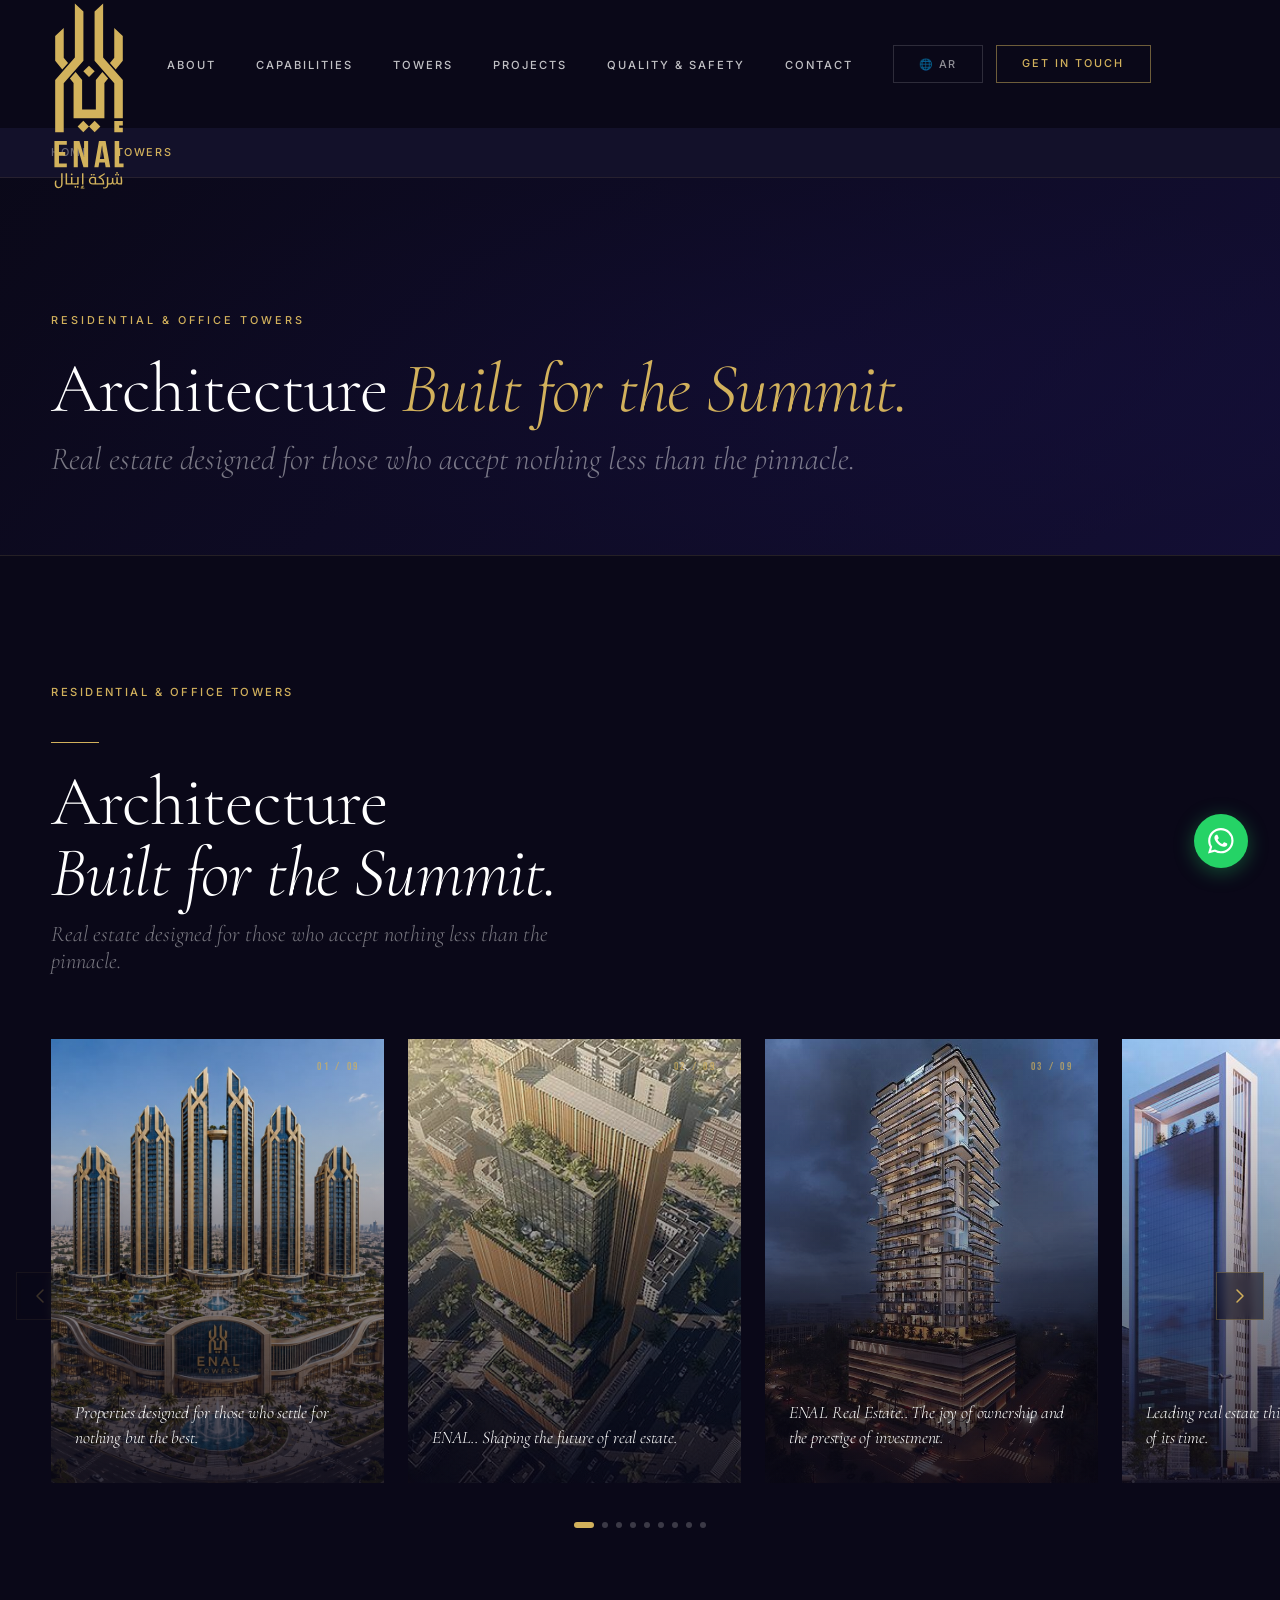
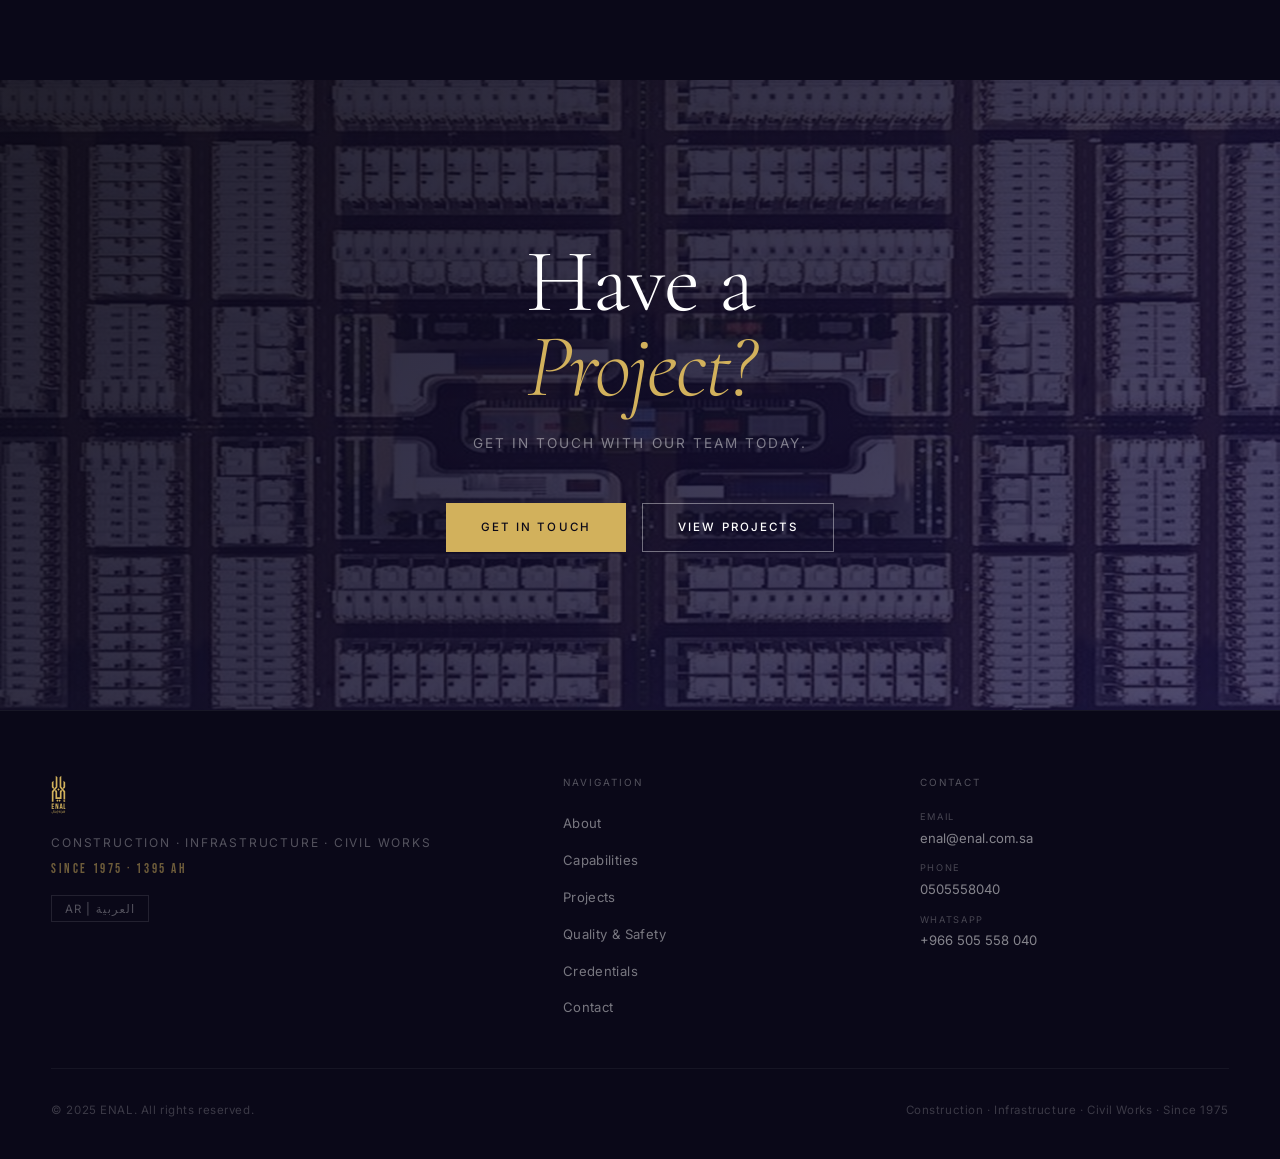
<file: towers.html>
<!DOCTYPE html>
<html lang="en" dir="ltr" data-default-lang="en">
<head>
  <meta charset="UTF-8" />
  <meta name="viewport" content="width=device-width, initial-scale=1.0" />
  <meta name="description" content="ENAL Residential & Office Towers — Premium real estate in Saudi Arabia. Architecture built for the summit. Since 1975." />
  <meta name="robots" content="index, follow" />
  <meta name="theme-color" content="#171143" />
  <link rel="canonical" href="https://enal.com.sa/towers" />

  <!-- Open Graph -->
  <meta property="og:type" content="website" />
  <meta property="og:url" content="https://enal.com.sa/towers" />
  <meta property="og:title" content="أبراج إينال | ENAL Towers — التطوير العقاري والأبراج السكنية والتجارية" />
  <meta property="og:description" content="ENAL Residential & Office Towers — Premium real estate in Saudi Arabia. Architecture built for the summit." />
  <meta property="og:image" content="https://enal.com.sa/assets/images/hero.png" />
  <meta property="og:site_name" content="ENAL" />

  <!-- Twitter -->
  <meta name="twitter:card" content="summary_large_image" />
  <meta name="twitter:title" content="ENAL Towers — Residential & Office Real Estate" />
  <meta name="twitter:description" content="ENAL Residential & Office Towers — Premium real estate in Saudi Arabia. Architecture built for the summit." />
  <meta name="twitter:image" content="https://enal.com.sa/assets/images/hero.png" />

  <link rel="icon" href="assets/images/favicon-32.png" type="image/png" sizes="32x32" />
  <link rel="icon" href="assets/images/favicon-64.png" type="image/png" sizes="64x64" />
  <title>أبراج إينال | ENAL Towers — التطوير العقاري والأبراج السكنية والتجارية</title>
  <link rel="preconnect" href="https://fonts.googleapis.com" />
  <link rel="preconnect" href="https://fonts.gstatic.com" crossorigin />
  <link href="https://fonts.googleapis.com/css2?family=Cormorant+Garamond:ital,wght@0,300;0,400;0,500;0,600;1,300;1,400&family=Inter:wght@300;400;500;600&family=Bebas+Neue&family=Tajawal:wght@200;300;400;500;700&family=Noto+Kufi+Arabic:wght@100;200;300;400&display=swap" rel="stylesheet" />
  <link rel="stylesheet" href="assets/css/style.css" />

  <!-- Structured Data: BreadcrumbList -->
  <script type="application/ld+json">
  {
    "@context": "https://schema.org",
    "@type": "BreadcrumbList",
    "itemListElement": [
      { "@type": "ListItem", "position": 1, "name": "Home", "item": "https://enal.com.sa/" },
      { "@type": "ListItem", "position": 2, "name": "Towers", "item": "https://enal.com.sa/towers" }
    ]
  }
  </script>
</head>
<body>

<!-- NAVIGATION -->
<nav class="nav" id="nav" role="navigation" aria-label="Main navigation">
  <div class="nav__inner">
    <a href="/" class="nav__logo" aria-label="ENAL — Home">
      <img src="assets/images/logo-transparent.svg" alt="ENAL" />
    </a>
    <ul class="nav__links" role="list">
      <li><a href="/about"        class="nav__link" data-en="About"            data-ar="عن الشركة">About</a></li>
      <li><a href="/capabilities" class="nav__link" data-en="Capabilities"     data-ar="خدماتنا">Capabilities</a></li>
      <li><a href="/towers"       class="nav__link" data-en="Towers"            data-ar="الأبراج">Towers</a></li>
      <li><a href="/projects"     class="nav__link" data-en="Projects"         data-ar="المشاريع">Projects</a></li>
      <li><a href="/#quality"    class="nav__link" data-en="Quality & Safety" data-ar="الجودة والسلامة">Quality & Safety</a></li>
      <li><a href="/contact"      class="nav__link" data-en="Contact"          data-ar="تواصل معنا">Contact</a></li>
    </ul>
    <div class="nav__actions-wrapper">
      <button class="lang-toggle" id="langToggle" aria-label="Switch language">🌐 AR</button>
      <a href="/contact" class="nav__cta" data-en="Get in Touch" data-ar="تواصل معنا">Get in Touch</a>
    </div>
    <button class="nav__lang-mobile" id="langToggleMobile" aria-label="Switch language">🌐 AR</button>
    <button class="nav__hamburger" id="hamburger" aria-label="Open menu" aria-expanded="false">
      <span></span><span></span><span></span>
    </button>
  </div>
</nav>

<!-- Mobile Menu -->
<div class="nav__mobile" id="mobileMenu" role="dialog" aria-label="Mobile navigation">
  <a href="/about"        class="nav__mobile-link" data-mobile-link data-en="About"            data-ar="عن الشركة">About</a>
  <a href="/capabilities" class="nav__mobile-link" data-mobile-link data-en="Capabilities"     data-ar="خدماتنا">Capabilities</a>
  <a href="/towers"       class="nav__mobile-link" data-mobile-link data-en="Towers"            data-ar="الأبراج">Towers</a>
  <a href="/projects"     class="nav__mobile-link" data-mobile-link data-en="Projects"         data-ar="المشاريع">Projects</a>
  <a href="/#quality"    class="nav__mobile-link" data-mobile-link data-en="Quality & Safety" data-ar="الجودة والسلامة">Quality & Safety</a>
  <a href="/contact"      class="nav__mobile-link" data-mobile-link data-en="Contact"          data-ar="تواصل معنا">Contact</a>
  <a href="/contact"      class="nav__mobile-cta"  data-mobile-link data-en="Get in Touch"     data-ar="تواصل معنا">Get in Touch</a>
  <button class="nav__mobile-lang" id="mobileLangToggle" aria-label="Switch language">AR | العربية</button>
</div>


<!-- BREADCRUMB -->
<nav class="breadcrumb" aria-label="Breadcrumb">
  <div class="container">
    <ol class="breadcrumb__list" role="list">
      <li class="breadcrumb__item"><a href="/" class="breadcrumb__link" data-en="Home" data-ar="الرئيسية">Home</a></li>
      <li class="breadcrumb__item breadcrumb__item--current" aria-current="page" data-en="Towers" data-ar="الأبراج">Towers</li>
    </ol>
  </div>
</nav>


<!-- PAGE HERO -->
<section class="page-hero" aria-label="About ENAL">
  <div class="page-hero__overlay"></div>
  <div class="page-hero__content container">
    <p class="hero__label"
       data-en="Residential &amp; Office Towers"
       data-ar="أبراج سكنية ومكتبية">
      Residential &amp; Office Towers
    </p>
    <h1 class="t-title"
        data-en="Architecture <em>Built for the Summit.</em>"
        data-ar="عقارات صُمّمت <em>لمن لا يرضون إلا بالقمة.</em>">
      Architecture <em>Built for the Summit.</em>
    </h1>
    <p class="t-subtitle" style="margin-top:1rem;"
       data-en="Real estate designed for those who accept nothing less than the pinnacle."
       data-ar="عقارات صُمّمت لمن لا يرضون إلا بالقمة.">
      Real estate designed for those who accept nothing less than the pinnacle.
    </p>
  </div>
</section>


<section class="towers section" id="towers" aria-label="Residential and Office Towers">
  <div class="container">
    <header class="towers__header section-header reveal">
      <span class="t-label" data-en="Residential &amp; Office Towers" data-ar="أبراج سكنية ومكتبية">Residential &amp; Office Towers</span>
      <div class="divider"></div>
      <h2 class="t-title" data-en="Architecture&lt;br /&gt;&lt;em&gt;Built for the Summit.&lt;/em&gt;" data-ar="عقارات صُمّمت&lt;br /&gt;&lt;em&gt;لمن لا يرضون إلا بالقمة.&lt;/em&gt;">Architecture<br /><em>Built for the Summit.</em></h2>
      <p class="t-subtitle towers__tagline" data-en="Real estate designed for those who accept nothing less than the pinnacle." data-ar="عقارات صُمّمت لمن لا يرضون إلا بالقمة.">Real estate designed for those who accept nothing less than the pinnacle.</p>
    </header>
  </div>
  <div class="towers__gallery" id="towersGallery" role="region" aria-label="Tower gallery">
    <button class="towers__btn towers__btn--prev" id="towersPrev" aria-label="Previous image">
      <svg width="20" height="20" viewBox="0 0 20 20" fill="none" aria-hidden="true"><path d="M13 4l-6 6 6 6" stroke="currentColor" stroke-width="1.5" stroke-linecap="round" stroke-linejoin="round"/></svg>
    </button>
    <div class="towers__track" id="towersTrack">
      <div class="tower__slide" data-index="0"><div class="tower__img-wrap"><img src="assets/images/tower-exterior.jpg" alt="Residential tower exterior view" loading="lazy" /><div class="tower__quote"><span class="tower__quote-index">01 / 09</span><p class="tower__quote-text" data-ar="عقارات صُمّمت لمن لا يرضون إلا بالقمة." data-en="Properties designed for those who settle for nothing but the best.">عقارات صُمّمت لمن لا يرضون إلا بالقمة.</p></div></div><div class="tower__caption"><span class="tower__counter" aria-label="Image 1 of 9">01 <span class="tower__counter-sep">/</span> 09</span></div></div>
      <div class="tower__slide" data-index="1"><div class="tower__img-wrap"><img src="assets/images/2.jpeg" alt="Residential and office tower architectural render" loading="lazy" /><div class="tower__quote"><span class="tower__quote-index">02 / 09</span><p class="tower__quote-text" data-ar="إينال.. سعي دائم نحو المستقبل العقاري." data-en="ENAL.. Shaping the future of real estate.">إينال.. سعي دائم نحو المستقبل العقاري.</p></div></div><div class="tower__caption"><span class="tower__counter" aria-label="Image 2 of 9">02 <span class="tower__counter-sep">/</span> 09</span></div></div>
      <div class="tower__slide" data-index="2"><div class="tower__img-wrap"><img src="assets/images/3.jpeg" alt="Residential and office tower architectural render" loading="lazy" /><div class="tower__quote"><span class="tower__quote-index">03 / 09</span><p class="tower__quote-text" data-ar="إينال العقارية.. متعة الاقتناء وسمو الاستثمار." data-en="ENAL Real Estate.. The joy of ownership and the prestige of investment.">إينال العقارية.. متعة الاقتناء وسمو الاستثمار.</p></div></div><div class="tower__caption"><span class="tower__counter" aria-label="Image 3 of 9">03 <span class="tower__counter-sep">/</span> 09</span></div></div>
      <div class="tower__slide" data-index="3"><div class="tower__img-wrap"><img src="assets/images/4.jpeg" alt="Residential and office tower architectural render" loading="lazy" /><div class="tower__quote"><span class="tower__quote-index">04 / 09</span><p class="tower__quote-text" data-ar="قيادة في الفكر العقاري.. وتميّز يسبق الزمن." data-en="Leading real estate thinking.. Excellence ahead of its time.">قيادة في الفكر العقاري.. وتميّز يسبق الزمن.</p></div></div><div class="tower__caption"><span class="tower__counter" aria-label="Image 4 of 9">04 <span class="tower__counter-sep">/</span> 09</span></div></div>
      <div class="tower__slide" data-index="4"><div class="tower__img-wrap"><img src="assets/images/5.jpeg" alt="Residential and office tower architectural render" loading="lazy" /><div class="tower__quote"><span class="tower__quote-index">05 / 09</span><p class="tower__quote-text" data-ar="ثقة تبنيها الأرقام.. وفخامة تتحدث عن نفسها." data-en="Confidence built on numbers.. Luxury that speaks for itself.">ثقة تبنيها الأرقام.. وفخامة تتحدث عن نفسها.</p></div></div><div class="tower__caption"><span class="tower__counter" aria-label="Image 5 of 9">05 <span class="tower__counter-sep">/</span> 09</span></div></div>
      <div class="tower__slide" data-index="5"><div class="tower__img-wrap"><img src="assets/images/6.jpeg" alt="Residential and office tower architectural render" loading="lazy" /><div class="tower__quote"><span class="tower__quote-index">06 / 09</span><p class="tower__quote-text" data-ar="سعي دائم نحو الإنجاز.. نصنع وجهات تليق بطموحك." data-en="Driven to achieve.. Creating destinations worthy of your ambition.">سعي دائم نحو الإنجاز.. نصنع وجهات تليق بطموحك.</p></div></div><div class="tower__caption"><span class="tower__counter" aria-label="Image 6 of 9">06 <span class="tower__counter-sep">/</span> 09</span></div></div>
      <div class="tower__slide" data-index="6"><div class="tower__img-wrap"><img src="assets/images/7.jpeg" alt="Residential and office tower architectural render" loading="lazy" /><div class="tower__quote"><span class="tower__quote-index">07 / 09</span><p class="tower__quote-text" data-ar="استثمر مع إينال بثبات.. ورؤية للمستقبل." data-en="Invest with ENAL.. Built on confidence, guided by vision.">استثمر مع إينال بثبات.. ورؤية للمستقبل.</p></div></div><div class="tower__caption"><span class="tower__counter" aria-label="Image 7 of 9">07 <span class="tower__counter-sep">/</span> 09</span></div></div>
      <div class="tower__slide" data-index="7"><div class="tower__img-wrap"><img src="assets/images/8.jpeg" alt="Residential and office tower architectural render" loading="lazy" /><div class="tower__quote"><span class="tower__quote-index">08 / 09</span><p class="tower__quote-text" data-ar="رفاهية وهدوء.. امتلك عنوانك مع إينال." data-en="Luxury and tranquility.. Own your address with ENAL.">رفاهية وهدوء.. امتلك عنوانك مع إينال.</p></div></div><div class="tower__caption"><span class="tower__counter" aria-label="Image 8 of 9">08 <span class="tower__counter-sep">/</span> 09</span></div></div>
      <div class="tower__slide" data-index="8"><div class="tower__img-wrap"><img src="assets/images/1.jpeg" alt="Residential and office tower architectural render" loading="lazy" /><div class="tower__quote"><span class="tower__quote-index">09 / 09</span><p class="tower__quote-text" data-ar="في موقع القيادة دائماً.. استثمر مع إينال بثبات راسخ ورؤية تضمن لك المستقبل." data-en="Always in a position of leadership.. Invest with ENAL with steadfast stability and a vision that secures your future.">في موقع القيادة دائماً.. استثمر مع إينال بثبات راسخ ورؤية تضمن لك المستقبل.</p></div></div><div class="tower__caption"><span class="tower__counter" aria-label="Image 9 of 9">09 <span class="tower__counter-sep">/</span> 09</span></div></div>
    </div>
    <button class="towers__btn towers__btn--next" id="towersNext" aria-label="Next image">
      <svg width="20" height="20" viewBox="0 0 20 20" fill="none" aria-hidden="true"><path d="M7 4l6 6-6 6" stroke="currentColor" stroke-width="1.5" stroke-linecap="round" stroke-linejoin="round"/></svg>
    </button>
    <div class="towers__controls" aria-label="Gallery navigation">
      <div class="towers__dots" id="towersDots" role="tablist" aria-label="Gallery slides"></div>
    </div>
  </div>
</section>


<!-- INTERNAL LINKS CTA -->
<section class="final-cta" aria-label="Explore more">
  <div class="final-cta__bg" role="img" aria-label="ENAL construction project"></div>
  <div class="final-cta__overlay"></div>
  <div class="final-cta__content reveal">
    <h2 class="final-cta__title"
        data-en="Have a<br /><em>Project?</em>"
        data-ar="لديك<br /><em>مشروع؟</em>">
      Have a<br /><em>Project?</em>
    </h2>
    <p class="final-cta__sub"
       data-en="Get in touch with our team today."
       data-ar="تواصل مع فريقنا اليوم.">
      Get in touch with our team today.
    </p>
    <div style="display:flex;gap:1rem;flex-wrap:wrap;justify-content:center;">
      <a href="/contact" class="btn btn--primary"
         data-en="Get in Touch" data-ar="تواصل معنا">
        Get in Touch
        <svg width="14" height="14" viewBox="0 0 14 14" fill="none" aria-hidden="true">
          <path d="M1 7h12M7 1l6 6-6 6" stroke="currentColor" stroke-width="1.5" stroke-linecap="round" stroke-linejoin="round"/>
        </svg>
      </a>
      <a href="/projects" class="btn btn--outline"
         data-en="View Projects" data-ar="استعرض المشاريع">
        View Projects
      </a>
    </div>
  </div>
</section>


<!-- FOOTER -->
<footer class="footer" role="contentinfo">
  <div class="footer__inner">
    <div class="footer__brand">
      <img src="assets/images/logo-transparent.svg" alt="ENAL" class="footer__logo" />
      <p class="footer__tagline" data-en="Construction · Infrastructure · Civil Works" data-ar="إنشاءات · بنية تحتية · أعمال مدنية">Construction · Infrastructure · Civil Works</p>
      <p class="footer__since" data-en="Since 1975 · 1395 AH" data-ar="منذ ١٩٧٥ · ١٣٩٥ هـ">Since 1975 · 1395 AH</p>
      <button class="footer__lang" id="footerLangToggle" aria-label="Switch language">AR | العربية</button>
    </div>
    <div>
      <p class="footer__col-title" data-en="Navigation" data-ar="التنقل">Navigation</p>
      <ul class="footer__links">
        <li><a href="/about"        class="footer__link" data-en="About"            data-ar="عن الشركة">About</a></li>
        <li><a href="/capabilities" class="footer__link" data-en="Capabilities"     data-ar="خدماتنا">Capabilities</a></li>
        <li><a href="/projects"     class="footer__link" data-en="Projects"         data-ar="المشاريع">Projects</a></li>
        <li><a href="/#quality"    class="footer__link" data-en="Quality &amp; Safety" data-ar="الجودة والسلامة">Quality &amp; Safety</a></li>
        <li><a href="/#credentials" class="footer__link" data-en="Credentials"     data-ar="الاعتمادات">Credentials</a></li>
        <li><a href="/contact"      class="footer__link" data-en="Contact"          data-ar="تواصل معنا">Contact</a></li>
      </ul>
    </div>
    <div>
      <p class="footer__col-title" data-en="Contact" data-ar="التواصل">Contact</p>
      <div class="footer__contact-item">
        <span class="footer__contact-label" data-en="Email" data-ar="البريد الإلكتروني">Email</span>
        <a href="mailto:enal@enal.com.sa" class="footer__contact-value">enal@enal.com.sa</a>
      </div>
      <div class="footer__contact-item">
        <span class="footer__contact-label" data-en="Phone" data-ar="الهاتف">Phone</span>
        <a href="tel:0505558040" class="footer__contact-value">0505558040</a>
      </div>
      <div class="footer__contact-item">
        <span class="footer__contact-label">WhatsApp</span>
        <a href="https://wa.me/966505558040" target="_blank" rel="noopener" class="footer__contact-value">+966 505 558 040</a>
      </div>
    </div>
  </div>
  <div class="footer__bottom">
    <span class="footer__copy" data-en="&copy; 2025 ENAL. All rights reserved." data-ar="&copy; 2025 إينال. جميع الحقوق محفوظة.">&copy; 2025 ENAL. All rights reserved.</span>
    <span class="footer__legal" data-en="Construction · Infrastructure · Civil Works · Since 1975" data-ar="إنشاءات · بنية تحتية · أعمال مدنية · منذ ١٩٧٥">Construction · Infrastructure · Civil Works · Since 1975</span>
  </div>
</footer>

<a id="whatsappFloat"
   href="https://wa.me/966505558040?text=Hello%2C%20I%20would%20like%20to%20inquire%20about%20ENAL%27s%20construction%20services."
   target="_blank" rel="noopener noreferrer"
   class="whatsapp-btn" aria-label="Contact ENAL on WhatsApp">
  <svg viewBox="0 0 24 24" xmlns="http://www.w3.org/2000/svg" aria-hidden="true">
    <path d="M17.472 14.382c-.297-.149-1.758-.867-2.03-.967-.273-.099-.471-.148-.67.15-.197.297-.767.966-.94 1.164-.173.199-.347.223-.644.075-.297-.15-1.255-.463-2.39-1.475-.883-.788-1.48-1.761-1.653-2.059-.173-.297-.018-.458.13-.606.134-.133.298-.347.446-.52.149-.174.198-.298.298-.497.099-.198.05-.371-.025-.52-.075-.149-.669-1.612-.916-2.207-.242-.579-.487-.5-.669-.51-.173-.008-.371-.01-.57-.01-.198 0-.52.074-.792.372-.272.297-1.04 1.016-1.04 2.479 0 1.462 1.065 2.875 1.213 3.074.149.198 2.096 3.2 5.077 4.487.709.306 1.262.489 1.694.625.712.227 1.36.195 1.871.118.571-.085 1.758-.719 2.006-1.413.248-.694.248-1.289.173-1.413-.074-.124-.272-.198-.57-.347m-5.421 7.403h-.004a9.87 9.87 0 01-5.031-1.378l-.361-.214-3.741.982.998-3.648-.235-.374a9.86 9.86 0 01-1.51-5.26c.001-5.45 4.436-9.884 9.888-9.884 2.64 0 5.122 1.03 6.988 2.898a9.825 9.825 0 012.893 6.994c-.003 5.45-4.437 9.884-9.885 9.884m8.413-18.297A11.815 11.815 0 0012.05 0C5.495 0 .16 5.335.157 11.892c0 2.096.547 4.142 1.588 5.945L.057 24l6.305-1.654a11.882 11.882 0 005.683 1.448h.005c6.554 0 11.89-5.335 11.893-11.893a11.821 11.821 0 00-3.48-8.413z"/>
  </svg>
</a>

<button class="scroll-top" id="scrollTop" aria-label="Scroll to top">
  <svg viewBox="0 0 16 16" xmlns="http://www.w3.org/2000/svg">
    <path d="M8 12V4M3 7l5-5 5 5" stroke-width="1.5" stroke-linecap="round" stroke-linejoin="round"/>
  </svg>
</button>

<script src="assets/js/main.js" defer></script>
</body>
</html>
</file>
<file: assets/css/style.css>
/* ============================================================
   ENAL CORPORATE WEBSITE — STYLESHEET
   Part 1: Variables + Reset + Typography + Base
   ============================================================ */

@import url('https://fonts.googleapis.com/css2?family=Cormorant+Garamond:ital,wght@0,300;0,400;0,500;0,600;1,300;1,400&family=Inter:wght@300;400;500;600&family=Bebas+Neue&display=swap');

/* ── CSS Variables ─────────────────────────────────────────── */
:root {
  --navy:          #171143;
  --navy-deep:     #0d0b1e;
  --navy-deeper:   #0a0818;
  --navy-mid:      #13112a;
  --gold:          #d2b15c;
  --gold-light:    #e8cc85;
  --gold-dark:     #a8893a;
  --white:         #ffffff;
  --off-white:     #f5f3ee;
  --gray-light:    #e8e6e1;
  --gray-mid:      #9a9590;
  --gray-dark:     #4a4845;
  --text-dark:     #1a1815;

  --font-display:  'Cormorant Garamond', Georgia, serif;
  --font-body:     'Inter', system-ui, sans-serif;
  --font-mono:     'Bebas Neue', Impact, sans-serif;

  --ease-out:      cubic-bezier(0.16, 1, 0.3, 1);
  --ease-in-out:   cubic-bezier(0.45, 0, 0.55, 1);
  --dur-fast:      0.2s;
  --dur-mid:       0.5s;
  --dur-slow:      0.9s;

  --section-pad:   clamp(5rem, 10vw, 9rem);
  --container:     min(88rem, 92vw);
  --nav-h:         8rem;
}

/* ── Reset ─────────────────────────────────────────────────── */
*, *::before, *::after {
  box-sizing: border-box;
  margin: 0;
  padding: 0;
}

html {
  scroll-behavior: smooth;
  font-size: 16px;
  -webkit-text-size-adjust: 100%;
}

body {
  font-family: var(--font-body);
  background: var(--navy-deeper);
  color: var(--white);
  overflow-x: hidden;
  line-height: 1.6;
  -webkit-font-smoothing: antialiased;
  -moz-osx-font-smoothing: grayscale;
}

img {
  display: block;
  max-width: 100%;
  height: auto;
}

a {
  color: inherit;
  text-decoration: none;
}

ul, ol { list-style: none; }

button {
  font-family: inherit;
  cursor: pointer;
  border: none;
  background: none;
}

input, textarea, select {
  font-family: inherit;
  font-size: inherit;
}

/* ── Typography ─────────────────────────────────────────────── */

.t-display {
  font-family: var(--font-display);
  font-size: clamp(3.8rem, 9vw, 10rem);
  font-weight: 300;
  line-height: 0.92;
  letter-spacing: -0.02em;
}

.t-title {
  font-family: var(--font-display);
  font-size: clamp(2.8rem, 5.5vw, 6rem);
  font-weight: 300;
  line-height: 1.0;
  letter-spacing: -0.015em;
}

.t-subtitle {
  font-family: var(--font-display);
  font-size: clamp(1.4rem, 2.5vw, 2.2rem);
  font-weight: 300;
  line-height: 1.2;
  font-style: italic;
}

.t-stat {
  font-family: var(--font-mono);
  font-size: clamp(3rem, 6vw, 6rem);
  line-height: 1;
  letter-spacing: 0.02em;
}

.t-label {
  font-family: var(--font-body);
  font-size: 0.7rem;
  font-weight: 500;
  letter-spacing: 0.22em;
  text-transform: uppercase;
}

.t-body {
  font-size: clamp(0.95rem, 1.4vw, 1.05rem);
  line-height: 1.75;
  font-weight: 300;
}

/* ── Layout Utilities ───────────────────────────────────────── */
.container {
  width: var(--container);
  margin-inline: auto;
}

.section {
  padding-block: var(--section-pad);
}

.section--dark  { background: var(--navy-deep); }
.section--darker { background: var(--navy-deeper); }
.section--mid   { background: var(--navy-mid); }
.section--light { background: var(--off-white); color: var(--text-dark); }

/* ── Color Utilities ────────────────────────────────────────── */
.c-gold     { color: var(--gold); }
.c-white    { color: var(--white); }
.c-gray     { color: var(--gray-mid); }
.c-dark     { color: var(--text-dark); }
.c-off      { color: var(--off-white); }

/* ── Divider ────────────────────────────────────────────────── */
.divider {
  width: 3rem;
  height: 1px;
  background: var(--gold);
  margin-block: 1.5rem;
}

.divider--center { margin-inline: auto; }

/* ── Scroll Reveal Base ─────────────────────────────────────── */
.reveal {
  opacity: 0;
  transform: translateY(2rem);
  transition: opacity var(--dur-slow) var(--ease-out),
              transform var(--dur-slow) var(--ease-out);
}

.reveal.visible {
  opacity: 1;
  transform: translateY(0);
}

.reveal-delay-1 { transition-delay: 0.1s; }
.reveal-delay-2 { transition-delay: 0.2s; }
.reveal-delay-3 { transition-delay: 0.3s; }
.reveal-delay-4 { transition-delay: 0.4s; }
.reveal-delay-5 { transition-delay: 0.5s; }

/* ── Buttons ────────────────────────────────────────────────── */
.btn {
  display: inline-flex;
  align-items: center;
  gap: 0.6rem;
  padding: 0.9rem 2.2rem;
  font-family: var(--font-body);
  font-size: 0.72rem;
  font-weight: 500;
  letter-spacing: 0.18em;
  text-transform: uppercase;
  transition: all var(--dur-mid) var(--ease-out);
  position: relative;
  overflow: hidden;
}

.btn--primary {
  background: var(--gold);
  color: var(--navy-deeper);
}

.btn--primary:hover {
  background: var(--gold-light);
  transform: translateY(-2px);
  box-shadow: 0 8px 30px rgba(210, 177, 92, 0.3);
}

.btn--outline {
  border: 1px solid rgba(255,255,255,0.4);
  color: var(--white);
}

.btn--outline:hover {
  border-color: var(--gold);
  color: var(--gold);
  transform: translateY(-2px);
}

.btn--outline-dark {
  border: 1px solid rgba(23,17,67,0.4);
  color: var(--navy);
}

.btn--outline-dark:hover {
  border-color: var(--navy);
  background: var(--navy);
  color: var(--white);
}

/* ── Reduced Motion ─────────────────────────────────────────── */
@media (prefers-reduced-motion: reduce) {
  *, *::before, *::after {
    animation-duration: 0.01ms !important;
    transition-duration: 0.01ms !important;
  }
  .reveal {
    opacity: 1;
    transform: none;
  }
}

/* ============================================================
   Part 2: Navigation + Hero
   ============================================================ */

.nav {
  position: fixed;
  top: 0;
  left: 0;
  right: 0;
  z-index: 1000;
  height: var(--nav-h);
  display: flex;
  align-items: center;
  transition: background var(--dur-mid) var(--ease-in-out),
              backdrop-filter var(--dur-mid) var(--ease-in-out),
              box-shadow var(--dur-mid) var(--ease-in-out);
}

.nav--scrolled {
  background: rgba(10, 8, 24, 0.92);
  backdrop-filter: blur(16px);
  -webkit-backdrop-filter: blur(16px);
  box-shadow: 0 1px 0 rgba(210, 177, 92, 0.15);
}

.nav__inner {
  width: var(--container);
  margin-inline: auto;
  display: flex;
  align-items: flex-start;
  justify-content: space-between;
  gap: 2rem;
}

.nav__actions-wrapper {
  display: flex;
  align-items: center;
  gap: 0.8rem;
  align-self: center;
}

.nav__logo {
  display: flex;
  align-items: center;
  flex-shrink: 0;
  align-self: flex-start;
  padding-top: 4rem;
}

.nav__logo img {
  height: 12rem;
  width: auto;
}

.nav__links {
  display: flex;
  align-items: center;
  gap: 2.5rem;
  align-self: center;
}

.nav__link {
  font-size: 0.7rem;
  font-weight: 500;
  letter-spacing: 0.18em;
  text-transform: uppercase;
  color: rgba(255,255,255,0.75);
  transition: color var(--dur-fast);
  position: relative;
}

.nav__link::after {
  content: '';
  position: absolute;
  bottom: -4px;
  inset-inline-start: 0;
  width: 0;
  height: 1px;
  background: var(--gold);
  transition: width var(--dur-mid) var(--ease-out);
}

.nav__link:hover {
  color: var(--white);
}

.nav__link:hover::after {
  width: 100%;
}

.nav__cta {
  font-size: 0.68rem;
  font-weight: 500;
  letter-spacing: 0.18em;
  text-transform: uppercase;
  padding: 0 1.6rem;
  height: 2.4rem;
  display: inline-flex;
  align-items: center;
  border: 1px solid rgba(210, 177, 92, 0.5);
  color: var(--gold);
  transition: all var(--dur-fast);
  flex-shrink: 0;
}

.nav__cta:hover {
  background: var(--gold);
  color: var(--navy-deeper);
  border-color: var(--gold);
}

.nav__hamburger {
  display: none;
  flex-direction: column;
  gap: 5px;
  padding: 4px;
  cursor: pointer;
  align-self: center;
}

.nav__hamburger span {
  display: block;
  width: 24px;
  height: 1.5px;
  background: var(--white);
  transition: all var(--dur-mid) var(--ease-out);
}

.nav__hamburger.open span:nth-child(1) {
  transform: translateY(6.5px) rotate(45deg);
}
.nav__hamburger.open span:nth-child(2) {
  opacity: 0;
  transform: scaleX(0);
}
.nav__hamburger.open span:nth-child(3) {
  transform: translateY(-6.5px) rotate(-45deg);
}

.nav__mobile {
  display: none;
  position: fixed;
  inset: 0;
  background: var(--navy-deeper);
  z-index: 999;
  flex-direction: column;
  align-items: center;
  justify-content: center;
  gap: 2.5rem;
  opacity: 0;
  pointer-events: none;
  transition: opacity var(--dur-mid) var(--ease-out);
}

.nav__mobile.open {
  opacity: 1;
  pointer-events: all;
}

.nav__mobile-link {
  font-family: var(--font-display);
  font-size: clamp(2rem, 6vw, 3.5rem);
  font-weight: 300;
  color: var(--white);
  letter-spacing: -0.01em;
  transition: color var(--dur-fast);
}

.nav__mobile-link:hover {
  color: var(--gold);
}

.nav__mobile-cta {
  margin-top: 1rem;
  font-size: 0.72rem;
  letter-spacing: 0.2em;
  text-transform: uppercase;
  padding: 0.9rem 2.5rem;
  border: 1px solid var(--gold);
  color: var(--gold);
}

/* ── Hero ───────────────────────────────────────────────────── */
.hero {
  position: relative;
  height: 100svh;
  min-height: 640px;
  display: flex;
  align-items: flex-end;
  justify-content: flex-start;
  overflow: hidden;
  padding-inline: calc((100vw - var(--container)) / 2);
}

.hero__bg {
  position: absolute;
  inset: 0;
  background-image: url('../images/hero.png');
  background-size: cover;
  background-position: center 40%;
  will-change: transform;
  transform: scale(1.08);
  transition: transform 0.1s linear;
}

.hero__overlay {
  position: absolute;
  inset: 0;
  background: linear-gradient(
    to bottom,
    rgba(10, 8, 24, 0.35) 0%,
    rgba(10, 8, 24, 0.25) 40%,
    rgba(10, 8, 24, 0.75) 80%,
    rgba(10, 8, 24, 0.92) 100%
  );
}

.hero__content {
  position: relative;
  z-index: 2;
  max-width: 48rem;
  padding-top: calc(var(--nav-h) + 3rem);
  padding-bottom: clamp(4rem, 8vw, 7rem);
}

.hero__label {
  font-size: 0.68rem;
  font-weight: 500;
  letter-spacing: 0.28em;
  text-transform: uppercase;
  color: var(--gold);
  margin-bottom: 1.5rem;
  opacity: 0;
  transform: translateY(1rem);
  animation: heroFadeUp 0.8s var(--ease-out) 0.2s forwards;
}

.hero__title {
  font-family: var(--font-display);
  font-size: clamp(4rem, 9.5vw, 11rem);
  font-weight: 300;
  line-height: 0.9;
  letter-spacing: -0.025em;
  color: var(--white);
  margin-bottom: 2rem;
  opacity: 0;
  transform: translateY(1.5rem);
  animation: heroFadeUp 1s var(--ease-out) 0.4s forwards;
}

.hero__title em {
  font-style: italic;
  color: var(--gold);
}


.hero__supporting {
  font-family: var(--font-body);
  font-size: clamp(0.85rem, 1.3vw, 1rem);
  font-weight: 300;
  color: rgba(255,255,255,0.55);
  line-height: 1.7;
  max-width: 42ch;
  margin-bottom: 1.5rem;
  opacity: 0;
  transform: translateY(1rem);
  animation: heroFadeUp 0.8s var(--ease-out) 0.6s forwards;
}

html[dir="rtl"] .hero__supporting {
  font-family: 'Tajawal', system-ui, sans-serif;
  letter-spacing: 0;
  text-align: right;
  max-width: 38ch;
}
.hero__since {
  font-family: var(--font-mono);
  font-size: clamp(0.9rem, 1.5vw, 1.1rem);
  letter-spacing: 0.3em;
  color: rgba(255,255,255,0.5);
  margin-bottom: 3rem;
  opacity: 0;
  animation: heroFadeUp 0.8s var(--ease-out) 0.7s forwards;
}

.hero__actions {
  display: flex;
  align-items: center;
  gap: 1.2rem;
  flex-wrap: wrap;
  opacity: 0;
  animation: heroFadeUp 0.8s var(--ease-out) 0.9s forwards;
}

.hero__scroll {
  position: absolute;
  bottom: 2.5rem;
  inset-inline-end: calc((100vw - var(--container)) / 2);
  display: flex;
  flex-direction: column;
  align-items: center;
  gap: 0.5rem;
  opacity: 0;
  animation: heroFadeUp 0.8s var(--ease-out) 1.2s forwards;
  z-index: 2;
}

.hero__scroll-line {
  width: 1px;
  height: 3rem;
  background: linear-gradient(to bottom, transparent, var(--gold));
  animation: scrollPulse 2s ease-in-out infinite;
}

.hero__scroll-text {
  font-size: 0.6rem;
  letter-spacing: 0.2em;
  text-transform: uppercase;
  color: rgba(255,255,255,0.4);
  writing-mode: vertical-rl;
}

@keyframes heroFadeUp {
  to {
    opacity: 1;
    transform: translateY(0);
  }
}

@keyframes scrollPulse {
  0%, 100% { opacity: 0.3; transform: scaleY(1); }
  50%       { opacity: 1;   transform: scaleY(1.1); }
}

@media (max-width: 900px) {
  .nav__links, .nav__cta { display: none; }
  .nav__hamburger, .nav__mobile { display: flex; }
  .nav__logo { padding-top: 4rem; margin-inline-end: auto; }
  .nav__actions-wrapper { display: none; }
  .nav__inner { gap: 0.8rem; justify-content: flex-start; }
  .nav__lang-mobile {
    display: inline-flex;
    align-items: center;
    align-self: center;
    font-family: var(--font-body);
    font-size: 0.68rem;
    font-weight: 500;
    letter-spacing: 0.12em;
    color: rgba(255,255,255,0.55);
    padding: 0 0.8rem;
    height: 2.4rem;
    border: 1px solid rgba(255,255,255,0.15);
    background: none;
    cursor: pointer;
  }
}

@media (max-width: 600px) {
  .hero__scroll { display: none; }
  .hero__actions { flex-direction: column; align-items: flex-start; }
}

@media (min-width: 901px) {
  .hero__content {
    padding-top: 0;
    margin-top: auto;
    padding-inline-start: 4.5rem;
  }
  html[dir="rtl"] .hero__content {
    padding-top: 0;
    padding-inline-start: 4.5rem;
  }
}

@media (max-width: 900px) {
  html[dir="ltr"] .hero__content {
    padding-top: 0;
    margin-top: auto;
    padding-inline-start: 0;
  }
  html[dir="ltr"] .hero__title {
    font-size: clamp(2.4rem, 8vw, 4rem);
  }
}

.glance {
  background: var(--navy);
  padding-block: clamp(4rem, 7vw, 6rem);
  border-top: 1px solid rgba(210,177,92,0.2);
  border-bottom: 1px solid rgba(210,177,92,0.2);
}

.glance__grid {
  display: grid;
  grid-template-columns: repeat(4, 1fr);
  gap: 0;
}

.glance__item {
  padding: 2.5rem 2rem;
  border-inline-end: 1px solid rgba(255,255,255,0.08);
  display: flex;
  flex-direction: column;
  gap: 0.6rem;
}

.glance__item:last-child {
  border-inline-end: none;
}

.glance__number {
  font-family: var(--font-mono);
  font-size: clamp(2.8rem, 5vw, 5rem);
  line-height: 1;
  color: var(--gold);
  letter-spacing: 0.02em;
}

.glance__label {
  font-size: 0.68rem;
  font-weight: 500;
  letter-spacing: 0.2em;
  text-transform: uppercase;
  color: rgba(255,255,255,0.5);
}

.glance__desc {
  font-size: 0.85rem;
  color: rgba(255,255,255,0.35);
  line-height: 1.5;
  margin-top: 0.2rem;
}

@media (max-width: 900px) {
  .glance__grid { grid-template-columns: repeat(2, 1fr); }
  .glance__item:nth-child(2) { border-inline-end: none; }
  .glance__item:nth-child(1), .glance__item:nth-child(2) {
    border-bottom: 1px solid rgba(255,255,255,0.08);
  }
}

@media (max-width: 500px) {
  .glance__grid { grid-template-columns: 1fr; }
  .glance__item { border-inline-end: none; border-bottom: 1px solid rgba(255,255,255,0.08); }
  .glance__item:last-child { border-bottom: none; }
}

/* ── Legacy Timeline ────────────────────────────────────────── */
.legacy {
  background: var(--off-white);
  color: var(--text-dark);
}

.legacy__header { margin-bottom: clamp(3rem, 6vw, 5rem); }
.legacy__header .divider { background: var(--navy); }

.legacy__timeline {
  position: relative;
  display: flex;
  flex-direction: column;
  gap: 0;
}

.legacy__timeline::before {
  content: '';
  position: absolute;
  inset-inline-start: 7rem;
  top: 0;
  bottom: 0;
  width: 1px;
  background: linear-gradient(to bottom, transparent, var(--navy) 10%, var(--navy) 90%, transparent);
  opacity: 0.15;
}

.legacy__item {
  display: grid;
  grid-template-columns: 7rem 1fr;
  gap: 0 3rem;
  padding-block: 3.5rem;
  border-bottom: 1px solid rgba(23,17,67,0.08);
  position: relative;
}

.legacy__item:last-child { border-bottom: none; }

.legacy__year {
  font-family: var(--font-mono);
  font-size: clamp(1.8rem, 3vw, 2.8rem);
  color: var(--navy);
  opacity: 0.25;
  line-height: 1;
  padding-top: 0.2rem;
  letter-spacing: 0.02em;
  text-align: end;
  padding-inline-end: 2rem;
  position: relative;
}

.legacy__year::after {
  content: '';
  position: absolute;
  inset-inline-end: -1px;
  top: 0.6rem;
  width: 7px;
  height: 7px;
  border-radius: 50%;
  background: var(--gold-dark);
  transform: translateX(50%);
}

.legacy__body {
  display: grid;
  grid-template-columns: 1fr 1fr;
  gap: 2rem;
  align-items: center;
}

.legacy__era {
  font-size: 0.68rem;
  font-weight: 500;
  letter-spacing: 0.2em;
  text-transform: uppercase;
  color: var(--gold-dark);
  margin-bottom: 0.8rem;
}

.legacy__title {
  font-family: var(--font-display);
  font-size: clamp(1.4rem, 2.5vw, 2rem);
  font-weight: 400;
  line-height: 1.15;
  color: var(--navy);
  margin-bottom: 1rem;
}

.legacy__desc {
  font-size: 0.92rem;
  line-height: 1.75;
  color: var(--gray-dark);
}

.legacy__image {
  aspect-ratio: 16/10;
  overflow: hidden;
  position: relative;
}

.legacy__image img {
  width: 100%;
  height: 100%;
  object-fit: cover;
  transition: transform 0.8s var(--ease-out);
}

.legacy__item:hover .legacy__image img { transform: scale(1.04); }

@media (max-width: 900px) {
  .legacy__timeline::before { inset-inline-start: 0; }
  .legacy__item { grid-template-columns: 1fr; gap: 1rem; }
  .legacy__year { text-align: start; padding-inline-end: 0; padding-inline-start: 1rem; }
  .legacy__year::after { inset-inline-end: auto; inset-inline-start: -1px; transform: translateX(-50%); }
  .legacy__body { grid-template-columns: 1fr; }
}

/* ── Capabilities ───────────────────────────────────────────── */
.capabilities { background: var(--navy-deep); }
.capabilities__header { margin-bottom: clamp(3rem, 6vw, 5rem); }

.capabilities__grid {
  display: grid;
  grid-template-columns: repeat(3, 1fr);
  gap: 1px;
  background: rgba(255,255,255,0.06);
}

.cap__item {
  background: var(--navy-deep);
  padding: 3rem 2.5rem;
  position: relative;
  overflow: hidden;
  transition: background var(--dur-mid);
  cursor: pointer;
}

.cap__item::before {
  content: '';
  position: absolute;
  inset: 0;
  background-image: var(--bg-img);
  background-size: cover;
  background-position: center;
  opacity: 0;
  transition: opacity var(--dur-slow) var(--ease-out);
}

.cap__item::after {
  content: '';
  position: absolute;
  inset: 0;
  background: linear-gradient(135deg, rgba(13,11,30,0.92), rgba(13,11,30,0.75));
  opacity: 0;
  transition: opacity var(--dur-slow) var(--ease-out);
}

.cap__item:hover::before, .cap__item:hover::after { opacity: 1; }

.cap__content { position: relative; z-index: 1; }

.cap__number {
  font-family: var(--font-mono);
  font-size: 0.85rem;
  letter-spacing: 0.15em;
  color: var(--gold);
  opacity: 0.6;
  margin-bottom: 1.5rem;
}

.cap__title {
  font-family: var(--font-display);
  font-size: clamp(1.3rem, 2vw, 1.7rem);
  font-weight: 400;
  line-height: 1.15;
  color: var(--white);
  margin-bottom: 1.5rem;
}

.cap__list {
  display: flex;
  flex-direction: column;
  gap: 0.5rem;
}

.cap__list li {
  font-size: 0.82rem;
  color: rgba(255,255,255,0.5);
  letter-spacing: 0.05em;
  padding-inline-start: 1rem;
  position: relative;
  transition: color var(--dur-fast);
}

.cap__list li::before {
  content: '—';
  position: absolute;
  inset-inline-start: 0;
  color: var(--gold);
  opacity: 0.5;
}

.cap__item:hover .cap__list li { color: rgba(255,255,255,0.75); }

@media (max-width: 900px) { .capabilities__grid { grid-template-columns: repeat(2, 1fr); } }
@media (max-width: 560px) { .capabilities__grid { grid-template-columns: 1fr; } }

/* ── Featured Projects ──────────────────────────────────────── */
.projects { background: var(--navy-deeper); }
.projects__header { margin-bottom: clamp(3rem, 6vw, 5rem); }

.projects__list {
  display: flex;
  flex-direction: column;
  gap: 1px;
  background: rgba(255,255,255,0.04);
}

.project-card {
  position: relative;
  height: clamp(28rem, 55vw, 48rem);
  overflow: hidden;
  cursor: pointer;
}

.project-card__bg {
  position: absolute;
  inset: 0;
  background-size: cover;
  background-position: center;
  transition: transform 0.9s var(--ease-out);
}

.project-card:hover .project-card__bg { transform: scale(1.04); }

.project-card__overlay {
  position: absolute;
  inset: 0;
  background: linear-gradient(
    to right,
    rgba(10,8,24,0.88) 0%,
    rgba(10,8,24,0.55) 50%,
    rgba(10,8,24,0.15) 100%
  );
  transition: background var(--dur-mid);
}

.project-card:hover .project-card__overlay {
  background: linear-gradient(
    to right,
    rgba(10,8,24,0.92) 0%,
    rgba(10,8,24,0.65) 50%,
    rgba(10,8,24,0.25) 100%
  );
}

.project-card__content {
  position: absolute;
  inset: 0;
  display: flex;
  flex-direction: column;
  justify-content: flex-end;
  padding: clamp(2rem, 4vw, 4rem);
  z-index: 2;
}

.project-card__index {
  font-family: var(--font-mono);
  font-size: 0.75rem;
  letter-spacing: 0.2em;
  color: var(--gold);
  opacity: 0.7;
  margin-bottom: 1rem;
}

.project-card__category {
  font-size: 0.65rem;
  font-weight: 500;
  letter-spacing: 0.22em;
  text-transform: uppercase;
  color: var(--gold);
  margin-bottom: 0.8rem;
}

.project-card__title {
  font-family: var(--font-display);
  font-size: clamp(2rem, 4vw, 3.8rem);
  font-weight: 300;
  line-height: 1.0;
  letter-spacing: -0.01em;
  color: var(--white);
  margin-bottom: 1rem;
  max-width: 22ch;
}

.project-card__location {
  font-size: 0.75rem;
  letter-spacing: 0.15em;
  color: rgba(255,255,255,0.45);
  text-transform: uppercase;
  display: flex;
  align-items: center;
  gap: 0.5rem;
}

.project-card__location::before {
  content: '';
  display: inline-block;
  width: 1.5rem;
  height: 1px;
  background: var(--gold);
  opacity: 0.5;
}

.project-card__arrow {
  position: absolute;
  bottom: clamp(2rem, 4vw, 4rem);
  inset-inline-end: clamp(2rem, 4vw, 4rem);
  width: 3rem;
  height: 3rem;
  border: 1px solid rgba(210,177,92,0.3);
  display: flex;
  align-items: center;
  justify-content: center;
  color: var(--gold);
  opacity: 0;
  transform: translateX(-0.5rem);
  transition: all var(--dur-mid) var(--ease-out);
}

.project-card:hover .project-card__arrow {
  opacity: 1;
  transform: translateX(0);
}

/* ── Categories ─────────────────────────────────────────────── */
.categories { background: var(--off-white); color: var(--text-dark); }
.categories__header { margin-bottom: clamp(2.5rem, 5vw, 4rem); }
.categories__header .divider { background: var(--navy); }

.categories__tabs {
  display: flex;
  gap: 0;
  flex-wrap: wrap;
  border-bottom: 1px solid rgba(23,17,67,0.12);
  margin-bottom: 3rem;
}

.cat__tab {
  font-size: 0.68rem;
  font-weight: 500;
  letter-spacing: 0.18em;
  text-transform: uppercase;
  padding: 1rem 1.8rem;
  color: var(--gray-dark);
  border-bottom: 2px solid transparent;
  margin-bottom: -1px;
  transition: all var(--dur-fast);
  cursor: pointer;
}

.cat__tab:hover, .cat__tab.active { color: var(--navy); }
.cat__tab.active { border-bottom-color: var(--gold-dark); }

.categories__grid {
  display: grid;
  grid-template-columns: repeat(3, 1fr);
  gap: 1.5rem;
}

.cat__card {
  aspect-ratio: 4/3;
  overflow: hidden;
  position: relative;
  display: none;
}

.cat__card.visible { display: block; }

.cat__card img {
  width: 100%;
  height: 100%;
  object-fit: cover;
  transition: transform 0.7s var(--ease-out);
}

.cat__card:hover img { transform: scale(1.05); }

.cat__card__label {
  position: absolute;
  bottom: 0;
  inset-inline: 0;
  padding: 1.5rem 1.2rem 1rem;
  background: linear-gradient(to top, rgba(10,8,24,0.8), transparent);
  font-size: 0.65rem;
  letter-spacing: 0.18em;
  text-transform: uppercase;
  color: rgba(255,255,255,0.7);
}

@media (max-width: 768px) { .categories__grid { grid-template-columns: repeat(2, 1fr); } }
@media (max-width: 480px) {
  .categories__grid { grid-template-columns: 1fr; }
  .cat__tab { padding: 0.8rem 1rem; font-size: 0.62rem; }
}

/* ============================================================
   Part 4: Deliver + Quality + Credentials + Contact + Footer
   ============================================================ */

.deliver { background: var(--navy-mid); }
.deliver__header { margin-bottom: clamp(3rem, 6vw, 5rem); }

.deliver__grid {
  display: grid;
  grid-template-columns: repeat(3, 1fr);
  gap: 1px;
  background: rgba(255,255,255,0.06);
}

.deliver__pillar {
  background: var(--navy-mid);
  position: relative;
  overflow: hidden;
  min-height: 32rem;
  display: flex;
  flex-direction: column;
  justify-content: flex-end;
}

.deliver__pillar-bg {
  position: absolute;
  inset: 0;
  background-size: cover;
  background-position: center;
  transition: transform 0.9s var(--ease-out);
  opacity: 0.35;
}

.deliver__pillar:hover .deliver__pillar-bg { transform: scale(1.05); opacity: 0.5; }

.deliver__pillar-overlay {
  position: absolute;
  inset: 0;
  background: linear-gradient(to top, rgba(10,8,24,0.95) 0%, rgba(10,8,24,0.4) 60%, transparent 100%);
}

.deliver__pillar-content {
  position: relative;
  z-index: 2;
  padding: 2.5rem;
}

.deliver__pillar-icon {
  font-family: var(--font-mono);
  font-size: 0.72rem;
  letter-spacing: 0.2em;
  color: var(--gold);
  margin-bottom: 1.2rem;
}

.deliver__pillar-title {
  font-family: var(--font-display);
  font-size: clamp(1.5rem, 2.5vw, 2rem);
  font-weight: 400;
  color: var(--white);
  margin-bottom: 1rem;
  line-height: 1.1;
}

.deliver__pillar-desc {
  font-size: 0.88rem;
  color: rgba(255,255,255,0.55);
  line-height: 1.7;
  margin-bottom: 1.5rem;
}

.deliver__tags {
  display: flex;
  flex-wrap: wrap;
  gap: 0.4rem;
}

.deliver__tag {
  font-size: 0.62rem;
  letter-spacing: 0.12em;
  text-transform: uppercase;
  padding: 0.3rem 0.7rem;
  border: 1px solid rgba(210,177,92,0.25);
  color: rgba(210,177,92,0.6);
}

@media (max-width: 900px) {
  .deliver__grid { grid-template-columns: 1fr; }
  .deliver__pillar { min-height: 22rem; }
}

/* ── Quality ────────────────────────────────────────────────── */
.quality { background: var(--navy-deeper); position: relative; overflow: hidden; }

.quality::before {
  content: '';
  position: absolute;
  top: -20%;
  inset-inline-end: -10%;
  width: 50vw;
  height: 50vw;
  border-radius: 50%;
  background: radial-gradient(circle, rgba(23,17,67,0.6) 0%, transparent 70%);
  pointer-events: none;
}

.quality__inner {
  display: grid;
  grid-template-columns: 1fr 1fr;
  gap: clamp(3rem, 6vw, 7rem);
  align-items: start;
}

.quality__headline {
  font-family: var(--font-display);
  font-size: clamp(2.2rem, 4.5vw, 4.5rem);
  font-weight: 300;
  line-height: 1.05;
  letter-spacing: -0.015em;
  color: var(--white);
  margin-bottom: 2rem;
}

.quality__headline em { font-style: italic; color: var(--gold); }

.quality__intro {
  font-size: 0.95rem;
  color: rgba(255,255,255,0.5);
  line-height: 1.8;
  max-width: 38ch;
}

.quality__right {
  display: flex;
  flex-direction: column;
  gap: 2.5rem;
  padding-top: 0.5rem;
}

.quality__block-label {
  font-size: 0.65rem;
  font-weight: 500;
  letter-spacing: 0.22em;
  text-transform: uppercase;
  color: var(--gold);
  margin-bottom: 0.8rem;
}

.quality__block-title {
  font-family: var(--font-display);
  font-size: clamp(1.2rem, 2vw, 1.6rem);
  font-weight: 400;
  color: var(--white);
  margin-bottom: 0.8rem;
}

.quality__block-text {
  font-size: 0.88rem;
  color: rgba(255,255,255,0.5);
  line-height: 1.75;
}

.quality__separator {
  width: 100%;
  height: 1px;
  background: rgba(255,255,255,0.06);
}

@media (max-width: 768px) { .quality__inner { grid-template-columns: 1fr; } }

/* ── Credentials ────────────────────────────────────────────── */
.credentials { background: var(--off-white); color: var(--text-dark); }
.credentials__header { margin-bottom: clamp(2.5rem, 5vw, 4rem); }
.credentials__header .divider { background: var(--navy); }

.credentials__track {
  display: grid;
  grid-template-columns: repeat(7, 1fr);
  gap: 1.5rem;
}

.cred__card {
  position: relative;
  aspect-ratio: 3/4;
  overflow: hidden;
  background: var(--gray-light);
  cursor: pointer;
}

.cred__card img {
  width: 100%;
  height: 100%;
  object-fit: cover;
  transition: transform 0.7s var(--ease-out);
  filter: grayscale(20%);
}

.cred__card:hover img { transform: scale(1.04); filter: grayscale(0%); }

.cred__card-overlay {
  position: absolute;
  inset: 0;
  background: rgba(23,17,67,0.75);
  display: flex;
  align-items: center;
  justify-content: center;
  opacity: 0;
  transition: opacity var(--dur-mid) var(--ease-out);
}

.cred__card:hover .cred__card-overlay { opacity: 1; }

.cred__card-label {
  font-size: 0.65rem;
  letter-spacing: 0.2em;
  text-transform: uppercase;
  color: var(--gold);
  text-align: center;
  padding: 1rem;
}

@media (max-width: 900px) { .credentials__track { grid-template-columns: repeat(3, 1fr); } }
@media (max-width: 560px) { .credentials__track { grid-template-columns: repeat(2, 1fr); } }

/* ── Final CTA ──────────────────────────────────────────────── */
.final-cta {
  position: relative;
  min-height: 70vh;
  display: flex;
  align-items: center;
  overflow: hidden;
}

.final-cta__bg {
  position: absolute;
  inset: 0;
  background-image: url('../images/project-35.jpg');
  background-size: cover;
  background-position: center;
}

.final-cta__overlay {
  position: absolute;
  inset: 0;
  background: linear-gradient(135deg, rgba(10,8,24,0.9) 0%, rgba(23,17,67,0.75) 100%);
}

.final-cta__content {
  position: relative;
  z-index: 2;
  width: var(--container);
  margin-inline: auto;
  text-align: center;
}

.final-cta__title {
  font-family: var(--font-display);
  font-size: clamp(3rem, 7vw, 8rem);
  font-weight: 300;
  line-height: 0.95;
  letter-spacing: -0.02em;
  color: var(--white);
  margin-bottom: 1.5rem;
}

.final-cta__title em { font-style: italic; color: var(--gold); }

.final-cta__sub {
  font-size: 0.85rem;
  letter-spacing: 0.15em;
  color: rgba(255,255,255,0.45);
  text-transform: uppercase;
  margin-bottom: 3rem;
}

/* ── Contact ────────────────────────────────────────────────── */
.contact { background: var(--navy-deep); }

.contact__inner {
  display: grid;
  grid-template-columns: 1fr 1.6fr;
  gap: clamp(3rem, 7vw, 8rem);
  align-items: start;
}

.contact__info-title {
  font-family: var(--font-display);
  font-size: clamp(2rem, 4vw, 3.5rem);
  font-weight: 300;
  line-height: 1.05;
  color: var(--white);
  margin-bottom: 1rem;
}

.contact__info-sub {
  font-size: 0.9rem;
  color: rgba(255,255,255,0.45);
  line-height: 1.7;
  margin-bottom: 2.5rem;
  max-width: 30ch;
}

.contact__detail {
  display: flex;
  flex-direction: column;
  gap: 1.2rem;
  margin-bottom: 2.5rem;
}

.contact__detail-item { display: flex; flex-direction: column; gap: 0.2rem; }

.contact__detail-label {
  font-size: 0.62rem;
  letter-spacing: 0.2em;
  text-transform: uppercase;
  color: var(--gold);
  opacity: 0.7;
}

.contact__detail-value {
  font-size: 0.95rem;
  color: var(--white);
  letter-spacing: 0.03em;
}

.contact__detail-value a:hover { color: var(--gold); }

.contact__form { display: flex; flex-direction: column; gap: 1.2rem; }

.form__row {
  display: grid;
  grid-template-columns: 1fr 1fr;
  gap: 1.2rem;
}

.form__group { display: flex; flex-direction: column; gap: 0.4rem; }

.form__label {
  font-size: 0.62rem;
  letter-spacing: 0.18em;
  text-transform: uppercase;
  color: rgba(255,255,255,0.4);
}

.form__input, .form__select, .form__textarea {
  background: rgba(255,255,255,0.04);
  border: 1px solid rgba(255,255,255,0.1);
  color: var(--white);
  padding: 0.9rem 1rem;
  font-size: 0.9rem;
  outline: none;
  transition: border-color var(--dur-fast);
  width: 100%;
  appearance: none;
  -webkit-appearance: none;
}

.form__input:focus, .form__select:focus, .form__textarea:focus { border-color: var(--gold); }
.form__input::placeholder, .form__textarea::placeholder { color: rgba(255,255,255,0.2); }

.form__select {
  background-image: url("data:image/svg+xml,%3Csvg xmlns='http://www.w3.org/2000/svg' width='12' height='8' viewBox='0 0 12 8'%3E%3Cpath d='M1 1l5 5 5-5' stroke='%23d2b15c' stroke-width='1.5' fill='none'/%3E%3C/svg%3E");
  background-repeat: no-repeat;
  background-position: inset-inline-end 1rem center;
  padding-inline-end: 2.5rem;
  cursor: pointer;
}

.form__select option { background: var(--navy-deep); color: var(--white); }
.form__textarea { resize: vertical; min-height: 8rem; }
.form__submit { align-self: flex-start; margin-top: 0.5rem; }

.form__success {
  display: none;
  padding: 1.2rem 1.5rem;
  background: rgba(210,177,92,0.1);
  border: 1px solid rgba(210,177,92,0.3);
  color: var(--gold);
  font-size: 0.85rem;
  letter-spacing: 0.05em;
}

@media (max-width: 900px) { .contact__inner { grid-template-columns: 1fr; } }
@media (max-width: 560px) { .form__row { grid-template-columns: 1fr; } }

/* ── Footer ─────────────────────────────────────────────────── */
.footer {
  background: var(--navy-deeper);
  border-top: 1px solid rgba(255,255,255,0.06);
  padding-block: 4rem 2.5rem;
}

.footer__inner {
  width: var(--container);
  margin-inline: auto;
  display: grid;
  grid-template-columns: 1.5fr 1fr 1fr;
  gap: 3rem;
  margin-bottom: 3rem;
}

.footer__logo { height: 2.4rem; width: auto; margin-bottom: 1.2rem; }

.footer__tagline {
  font-size: 0.75rem;
  letter-spacing: 0.15em;
  text-transform: uppercase;
  color: rgba(255,255,255,0.3);
  margin-bottom: 0.4rem;
}

.footer__since {
  font-family: var(--font-mono);
  font-size: 0.8rem;
  letter-spacing: 0.2em;
  color: var(--gold);
  opacity: 0.5;
}

.footer__col-title {
  font-size: 0.62rem;
  letter-spacing: 0.2em;
  text-transform: uppercase;
  color: rgba(255,255,255,0.3);
  margin-bottom: 1.2rem;
}

.footer__links {
  display: flex;
  flex-direction: column;
  gap: 0.7rem;
}

.footer__link {
  font-size: 0.82rem;
  color: rgba(255,255,255,0.45);
  transition: color var(--dur-fast);
  letter-spacing: 0.03em;
}

.footer__link:hover { color: var(--gold); }

.footer__contact-item {
  display: flex;
  flex-direction: column;
  gap: 0.15rem;
  margin-bottom: 0.8rem;
}

.footer__contact-label {
  font-size: 0.58rem;
  letter-spacing: 0.18em;
  text-transform: uppercase;
  color: rgba(255,255,255,0.25);
}

.footer__contact-value {
  font-size: 0.82rem;
  color: rgba(255,255,255,0.5);
  transition: color var(--dur-fast);
}

.footer__contact-value:hover { color: var(--gold); }

.footer__bottom {
  width: var(--container);
  margin-inline: auto;
  padding-top: 2rem;
  border-top: 1px solid rgba(255,255,255,0.05);
  display: flex;
  align-items: center;
  justify-content: space-between;
  gap: 1rem;
  flex-wrap: wrap;
}

.footer__copy, .footer__legal {
  font-size: 0.72rem;
  color: rgba(255,255,255,0.2);
  letter-spacing: 0.05em;
}

@media (max-width: 768px) {
  .footer__inner { grid-template-columns: 1fr 1fr; }
  .footer__brand { grid-column: 1 / -1; }
}

@media (max-width: 480px) { .footer__inner { grid-template-columns: 1fr; } }

/* ── WhatsApp & Scroll Top ─────────────────────────────────── */
.whatsapp-btn {
  position: fixed;
  bottom: 2rem;
  inset-inline-end: 2rem;
  width: 3.4rem;
  height: 3.4rem;
  border-radius: 50%;
  background: #25D366;
  display: flex;
  align-items: center;
  justify-content: center;
  z-index: 9999;
  box-shadow: 0 4px 20px rgba(37,211,102,0.35);
  transition: transform var(--dur-fast), box-shadow var(--dur-fast);
  cursor: pointer;
}

.whatsapp-btn:hover {
  transform: scale(1.1);
  box-shadow: 0 6px 28px rgba(37,211,102,0.5);
}

.whatsapp-btn svg { width: 1.6rem; height: 1.6rem; fill: #ffffff; }

.scroll-top {
  position: fixed;
  bottom: 2rem;
  inset-inline-end: 6.2rem;
  width: 2.6rem;
  height: 2.6rem;
  background: rgba(23,17,67,0.8);
  border: 1px solid rgba(210,177,92,0.3);
  display: flex;
  align-items: center;
  justify-content: center;
  cursor: pointer;
  opacity: 0;
  pointer-events: none;
  transition: all var(--dur-mid);
  z-index: 9998;
}

.scroll-top.visible { opacity: 1; pointer-events: all; }
.scroll-top:hover { background: var(--navy); border-color: var(--gold); }
.scroll-top svg { width: 1rem; height: 1rem; stroke: var(--gold); fill: none; }

/* ── Section Header Pattern ─────────────────────────────────── */
.section-header { display: flex; flex-direction: column; gap: 0; }
.section-header--center { align-items: center; text-align: center; }
.section-header .t-label { color: var(--gold); margin-bottom: 1rem; }
.section-header--light .t-label { color: var(--gold-dark); }
.section-header--light .t-title { color: var(--navy); }
.section-header--light .t-subtitle { color: var(--gray-dark); }
.section-header .t-subtitle { color: rgba(255,255,255,0.45); margin-top: 0.8rem; }

.gold-line {
  display: inline-block;
  width: 2.5rem;
  height: 1px;
  background: var(--gold);
  vertical-align: middle;
  margin-inline-end: 0.8rem;
  opacity: 0.6;
}

.lang-toggle {
  font-family: var(--font-body);
  font-size: 0.68rem;
  font-weight: 500;
  letter-spacing: 0.12em;
  text-transform: uppercase;
  color: rgba(255,255,255,0.55);
  padding: 0 1.6rem;
  height: 2.4rem;
  display: inline-flex;
  align-items: center;
  border: 1px solid rgba(255,255,255,0.15);
  cursor: pointer;
  transition: all var(--dur-fast);
  background: none;
  flex-shrink: 0;
}

.lang-toggle:hover { color: var(--gold); border-color: rgba(210,177,92,0.4); }

.nav__mobile-lang {
  font-size: 0.85rem;
  letter-spacing: 0.1em;
  color: rgba(255,255,255,0.55);
  padding: 0.5rem 1.2rem;
  border: 1px solid rgba(255,255,255,0.15);
  cursor: pointer;
  background: none;
  transition: all var(--dur-fast);
  margin-top: 1rem;
}

.footer__lang {
  font-size: 0.72rem;
  letter-spacing: 0.1em;
  color: rgba(255,255,255,0.3);
  padding: 0.35rem 0.8rem;
  border: 1px solid rgba(255,255,255,0.1);
  cursor: pointer;
  background: none;
  transition: all var(--dur-fast);
  margin-top: 1rem;
  display: inline-block;
}

/* ── Service Inquiry Modal ──────────────────────────────────── */
.modal-overlay {
  display: none;
  position: fixed;
  inset: 0;
  background: rgba(10, 8, 24, 0.85);
  z-index: 10000;
  align-items: center;
  justify-content: center;
  backdrop-filter: blur(6px);
  -webkit-backdrop-filter: blur(6px);
}

.modal-overlay.open {
  display: flex;
}

.modal {
  background: var(--navy-mid);
  border: 1px solid rgba(210, 177, 92, 0.2);
  padding: 3rem 2.5rem;
  max-width: 480px;
  width: 90%;
  position: relative;
  animation: modalIn 0.35s var(--ease-out) forwards;
}

@keyframes modalIn {
  from { opacity: 0; transform: translateY(1.5rem); }
  to   { opacity: 1; transform: translateY(0); }
}

.modal__icon {
  display: block;
  font-size: 0.62rem;
  letter-spacing: 0.22em;
  text-transform: uppercase;
  color: var(--gold);
  opacity: 0.6;
  margin-bottom: 1.5rem;
}

.modal__title {
  font-family: var(--font-display);
  font-size: clamp(1.2rem, 2.5vw, 1.6rem);
  font-weight: 300;
  color: var(--white);
  line-height: 1.3;
  margin-bottom: 0.8rem;
}

.modal__service {
  font-size: 0.85rem;
  color: var(--gold);
  letter-spacing: 0.08em;
  margin-bottom: 2rem;
  min-height: 1.2em;
}

.modal__actions {
  display: flex;
  gap: 1rem;
  flex-wrap: wrap;
}

.modal__confirm {
  flex: 1;
  padding: 0.85rem 1.5rem;
  background: var(--gold);
  color: var(--navy-deeper);
  font-family: var(--font-body);
  font-size: 0.72rem;
  font-weight: 600;
  letter-spacing: 0.12em;
  text-transform: uppercase;
  cursor: pointer;
  border: none;
  transition: background var(--dur-fast);
}

.modal__confirm:hover {
  background: var(--gold-light);
}

.modal__cancel {
  flex: 1;
  padding: 0.85rem 1.5rem;
  background: transparent;
  color: rgba(255,255,255,0.45);
  font-family: var(--font-body);
  font-size: 0.72rem;
  font-weight: 500;
  letter-spacing: 0.12em;
  text-transform: uppercase;
  cursor: pointer;
  border: 1px solid rgba(255,255,255,0.12);
  transition: all var(--dur-fast);
}

.modal__cancel:hover {
  color: var(--white);
  border-color: rgba(255,255,255,0.3);
}

/* ============================================================
   ARABIC RTL — CLEAN ARCHITECTURE REFACTOR
   Pure logical RTL composition WITHOUT double row-reverse
   ============================================================ */

html[dir="rtl"] {
  font-family: 'Tajawal', system-ui, sans-serif;
}

/* Navigation */
html[dir="rtl"] .nav__link,
html[dir="rtl"] .nav__cta,
html[dir="rtl"] .lang-toggle {
  font-family: 'Tajawal', system-ui, sans-serif;
  letter-spacing: 0;
}

html[dir="rtl"] .nav__link { font-size: 0.85rem; }
html[dir="rtl"] .nav__cta { font-size: 0.82rem; }


/* Logo RTL */
html[dir="rtl"] .nav__logo img {
  height: 12rem;
  margin-inline-start: 0.3rem;
}
/* Hero */
html[dir="rtl"] .hero {
  justify-content: flex-start; /* flex-start in RTL is naturally RIGHT */
}

html[dir="rtl"] .hero__content {
  text-align: right;
  display: flex;
  flex-direction: column;
  align-items: flex-start;
  padding-top: 0;
  padding-bottom: clamp(4rem, 8vw, 7rem);
  margin-top: auto;
}

html[dir="rtl"] .hero__label,
html[dir="rtl"] .hero__since {
  font-family: 'Tajawal', system-ui, sans-serif;
  letter-spacing: 0.05em;
  text-align: right;
}

html[dir="rtl"] .hero__title {
  font-family: 'Noto Kufi Arabic', 'Tajawal', system-ui, sans-serif;
  font-size: clamp(3rem, 7vw, 8.5rem);
  font-weight: 200;
  line-height: 1.3;
  letter-spacing: 0;
  text-align: right;
  max-width: 18ch;
  word-break: keep-all;
  overflow-wrap: break-word;
}

html[dir="rtl"] .hero__title em {
  font-style: normal;
  font-weight: 300;
  color: var(--gold);
}

/* Desktop Hero Title size — after all overrides */
@media (min-width: 901px) {
  .hero__title {
    font-size: clamp(2rem, 4.75vw, 5.5rem);
    line-height: 0.75;
  }
  html[dir="rtl"] .hero__title {
    font-size: clamp(1.5rem, 3.5vw, 4.25rem);
  }
}

html[dir="rtl"] .hero__actions {
  justify-content: flex-start;
  align-self: flex-start;
  gap: 1rem;
}

html[dir="rtl"] .btn {
  font-family: 'Tajawal', system-ui, sans-serif;
  font-size: 0.88rem;
  letter-spacing: 0;
  font-weight: 500;
}

html[dir="rtl"] .btn svg {
  transform: scaleX(-1);
  flex-shrink: 0;
}

html[dir="rtl"] .hero__scroll-text {
  font-family: 'Tajawal', system-ui, sans-serif;
  letter-spacing: 0.05em;
}

/* Section Typography & Headers */
html[dir="rtl"] .section-header {
  align-items: flex-start;
  text-align: right;
}

html[dir="rtl"] .section-header--center {
  align-items: center;
  text-align: center;
}

html[dir="rtl"] .t-label,
html[dir="rtl"] .t-subtitle,
html[dir="rtl"] .t-body {
  font-family: 'Tajawal', system-ui, sans-serif;
  letter-spacing: 0;
  text-align: right;
}

html[dir="rtl"] .t-title {
  font-family: 'Noto Kufi Arabic', 'Tajawal', system-ui, sans-serif;
  font-weight: 200;
  letter-spacing: 0;
  line-height: 1.3;
  text-align: right;
}

html[dir="rtl"] .t-title em {
  font-style: normal;
  font-weight: 300;
  color: var(--gold);
}

/* Legacy Timeline RTL */
html[dir="rtl"] .legacy__year {
  font-family: 'Tajawal', system-ui, sans-serif;
  letter-spacing: 0;
}

html[dir="rtl"] .legacy__era,
html[dir="rtl"] .legacy__desc {
  font-family: 'Tajawal', system-ui, sans-serif;
  letter-spacing: 0;
  text-align: right;
}

html[dir="rtl"] .legacy__title {
  font-family: 'Noto Kufi Arabic', 'Tajawal', system-ui, sans-serif;
  font-weight: 300;
  line-height: 1.4;
  text-align: right;
}

/* Capabilities RTL */
html[dir="rtl"] .cap__content { text-align: right; }

html[dir="rtl"] .cap__title {
  font-family: 'Noto Kufi Arabic', 'Tajawal', system-ui, sans-serif;
  font-weight: 300;
  letter-spacing: 0;
  line-height: 1.4;
}

html[dir="rtl"] .cap__list li,
html[dir="rtl"] .cap__number {
  font-family: 'Tajawal', system-ui, sans-serif;
  letter-spacing: 0;
  text-align: right;
}

/* Projects RTL */
html[dir="rtl"] .project-card__overlay {
  background: linear-gradient(
    to left,
    rgba(10,8,24,0.88) 0%,
    rgba(10,8,24,0.55) 50%,
    rgba(10,8,24,0.15) 100%
  );
}

html[dir="rtl"] .project-card__content { text-align: right; }

html[dir="rtl"] .project-card__title {
  font-family: 'Noto Kufi Arabic', 'Tajawal', system-ui, sans-serif;
  font-weight: 300;
  letter-spacing: 0;
  line-height: 1.35;
}

html[dir="rtl"] .project-card__category,
html[dir="rtl"] .project-card__index {
  font-family: 'Tajawal', system-ui, sans-serif;
  letter-spacing: 0;
}

html[dir="rtl"] .project-card__location { justify-content: flex-start; }

html[dir="rtl"] .project-card__arrow {
  transform: translateX(0.5rem) scaleX(-1);
}

html[dir="rtl"] .project-card:hover .project-card__arrow {
  transform: translateX(0) scaleX(-1);
}

/* Deliver, Quality, Contact, Footer RTL */
html[dir="rtl"] .cat__tab,
html[dir="rtl"] .cat__card__label,
html[dir="rtl"] .deliver__pillar-content,
html[dir="rtl"] .deliver__pillar-title,
html[dir="rtl"] .deliver__pillar-desc,
html[dir="rtl"] .deliver__tag,
html[dir="rtl"] .quality__headline,
html[dir="rtl"] .quality__intro,
html[dir="rtl"] .quality__block-title,
html[dir="rtl"] .quality__block-text,
html[dir="rtl"] .contact__info,
html[dir="rtl"] .form__label,
html[dir="rtl"] .form__input,
html[dir="rtl"] .form__select,
html[dir="rtl"] .form__textarea,
html[dir="rtl"] .footer__tagline,
html[dir="rtl"] .footer__link,
html[dir="rtl"] .footer__contact-label,
html[dir="rtl"] .footer__contact-value,
html[dir="rtl"] .footer__copy,
html[dir="rtl"] .footer__legal {
  font-family: 'Tajawal', system-ui, sans-serif;
  text-align: right;
  letter-spacing: 0;
}

html[dir="rtl"] .quality__headline,
html[dir="rtl"] .deliver__pillar-title,
html[dir="rtl"] .quality__block-title,
html[dir="rtl"] .contact__info-title {
  font-family: 'Noto Kufi Arabic', 'Tajawal', system-ui, sans-serif;
}

html[dir="rtl"] .form__submit { align-self: flex-start; }

/* Responsive adjustments for RTL */
@media (max-width: 600px) {
  html[dir="rtl"] .hero__content {
    align-items: flex-start;
    padding-inline: 1.5rem;
  }
  html[dir="rtl"] .hero__actions {
    align-items: stretch;
    width: 100%;
  }
  html[dir="rtl"] .btn {
    justify-content: center;
  }
}

/* ============================================================
   TOWERS — Residential & Office Towers Gallery
   ============================================================ */

.towers {
  background: var(--navy-deeper);
  overflow: hidden;
}

.towers__header {
  margin-bottom: clamp(2.5rem, 5vw, 4rem);
}

.towers__tagline {
  font-family: var(--font-display);
  font-size: clamp(1rem, 1.8vw, 1.4rem);
  font-style: italic;
  color: rgba(255,255,255,0.45);
  margin-top: 1rem;
  max-width: 52ch;
}

/* Gallery wrapper */
.towers__gallery {
  position: relative;
  width: 100%;
  overflow: hidden;
  user-select: none;
}

/* Track — horizontal scroll */
.towers__track {
  display: flex;
  gap: 1.5rem;
  padding-inline: calc((100vw - var(--container)) / 2);
  padding-block: 0 1.5rem;
  transition: transform 0.7s cubic-bezier(0.16, 1, 0.3, 1);
  will-change: transform;
}

/* Individual slide */
.tower__slide {
  flex: 0 0 clamp(22rem, 38vw, 46rem);
  position: relative;
  cursor: pointer;
}

.tower__img-wrap {
  width: 100%;
  aspect-ratio: 3/4;
  overflow: hidden;
  position: relative;
  background: var(--navy-mid);
}

.tower__img-wrap img {
  width: 100%;
  height: 100%;
  object-fit: cover;
  transition: transform 0.9s cubic-bezier(0.16, 1, 0.3, 1);
  display: block;
}

.tower__slide:hover .tower__img-wrap img {
  transform: scale(1.04);
}

/* Caption / counter */
.tower__caption {
  display: flex;
  align-items: center;
  justify-content: flex-end;
  padding: 1rem 0.2rem 0;
}

.tower__counter {
  font-family: var(--font-mono);
  font-size: 0.75rem;
  letter-spacing: 0.2em;
  color: rgba(255,255,255,0.3);
}

.tower__counter-sep {
  color: var(--gold);
  opacity: 0.5;
  margin-inline: 0.3em;
}

/* Controls — dots only */
.towers__controls {
  display: flex;
  align-items: center;
  justify-content: center;
  gap: 1.5rem;
  padding-block: 1rem 1.5rem;
}

/* Arrows — absolute overlay on gallery sides */
.towers__btn {
  position: absolute;
  top: 50%;
  transform: translateY(-50%);
  width: 3rem;
  height: 3rem;
  border: 1px solid rgba(210,177,92,0.3);
  color: var(--gold);
  display: flex;
  align-items: center;
  justify-content: center;
  cursor: pointer;
  background: rgba(10, 8, 24, 0.55);
  backdrop-filter: blur(4px);
  -webkit-backdrop-filter: blur(4px);
  transition: all 0.25s;
  flex-shrink: 0;
  z-index: 10;
}

.towers__btn--prev { inset-inline-start: 1rem; }
.towers__btn--next { inset-inline-end: 1rem; }

.towers__btn:hover {
  background: rgba(210,177,92,0.15);
  border-color: var(--gold);
}

.towers__btn:disabled {
  opacity: 0.25;
  cursor: default;
}

/* Dots */
.towers__dots {
  display: flex;
  gap: 0.5rem;
  align-items: center;
}

.towers__dot {
  width: 6px;
  height: 6px;
  border-radius: 50%;
  background: rgba(255,255,255,0.2);
  border: none;
  cursor: pointer;
  transition: all 0.3s;
  padding: 0;
}

.towers__dot.active {
  background: var(--gold);
  width: 20px;
  border-radius: 3px;
}

/* RTL */
html[dir="rtl"] .towers__track {
  direction: rtl;
}

html[dir="rtl"] .tower__caption {
  justify-content: flex-start;
}

html[dir="rtl"] .towers__tagline {
  font-family: 'Tajawal', system-ui, sans-serif;
  font-style: normal;
  letter-spacing: 0;
  text-align: right;
}

html[dir="rtl"] .towers__btn--prev svg {
  transform: scaleX(-1);
}

html[dir="rtl"] .towers__btn--next svg {
  transform: scaleX(-1);
}

/* ── Tower Slide Quote Overlay ──────────────────────────────── */
.tower__quote {
  position: absolute;
  inset: 0;
  display: flex;
  flex-direction: column;
  justify-content: space-between;
  padding: 1.2rem 1.5rem 2rem;
  background: linear-gradient(
    to top,
    rgba(10, 8, 24, 0.82) 0%,
    rgba(10, 8, 24, 0.35) 55%,
    transparent 100%
  );
  z-index: 2;
  pointer-events: none;
}

.tower__quote-index {
  font-family: var(--font-mono);
  font-size: 0.68rem;
  letter-spacing: 0.25em;
  color: var(--gold);
  opacity: 0.7;
  align-self: flex-end;
}

.tower__quote-text {
  font-family: var(--font-display);
  font-size: clamp(0.85rem, 1.4vw, 1.1rem);
  font-weight: 300;
  font-style: italic;
  color: var(--white);
  line-height: 1.45;
  letter-spacing: -0.01em;
}

html[dir="rtl"] .tower__quote {
  align-items: flex-end;
}

html[dir="rtl"] .tower__quote-index {
  font-family: 'Tajawal', system-ui, sans-serif;
  letter-spacing: 0.1em;
}

html[dir="rtl"] .tower__quote-text {
  font-family: 'Noto Kufi Arabic', 'Tajawal', system-ui, sans-serif;
  font-style: normal;
  font-weight: 300;
  letter-spacing: 0;
  text-align: right;
  line-height: 1.6;
}

@media (max-width: 480px) {
  .tower__quote {
    padding: 1.2rem 1rem;
  }
  .tower__quote-text {
    font-size: 0.78rem;
  }
}

/* Responsive */
@media (min-width: 769px) {
  .tower__slide {
    flex: 0 0 clamp(18rem, 26vw, 32rem);
  }
  .tower__caption {
    display: none;
  }
}

@media (max-width: 768px) {
  .tower__slide {
    flex: 0 0 clamp(14rem, 72vw, 26rem);
  }
  .tower__quote-index {
    display: none;
  }
}

@media (max-width: 480px) {
  .tower__slide {
    flex: 0 0 88vw;
  }
  .towers__track {
    gap: 1rem;
    padding-inline: 1rem;
  }
}

/* ============================================================
   BRAND PHILOSOPHY — Glance section
   ============================================================ */
.glance__philosophy {
  padding: clamp(2rem, 4vw, 3rem) 0 clamp(2.5rem, 5vw, 4rem);
  border-bottom: 1px solid rgba(210,177,92,0.15);
  margin-bottom: clamp(2rem, 4vw, 3rem);
  max-width: 72ch;
}

.glance__philosophy-heading {
  font-family: var(--font-display);
  font-size: clamp(1.3rem, 2.5vw, 2rem);
  font-weight: 300;
  font-style: italic;
  color: var(--gold);
  line-height: 1.3;
  margin-bottom: 1rem;
  letter-spacing: -0.01em;
}

.glance__philosophy-body {
  font-size: clamp(0.88rem, 1.3vw, 1rem);
  color: rgba(255,255,255,0.55);
  line-height: 1.8;
  font-weight: 300;
}

html[dir="rtl"] .glance__philosophy {
  max-width: 100%;
}

html[dir="rtl"] .glance__philosophy-heading,
html[dir="rtl"] .glance__philosophy-body {
  font-family: 'Tajawal', system-ui, sans-serif;
  font-style: normal;
  letter-spacing: 0;
  text-align: right;
}

html[dir="rtl"] .glance__philosophy-heading {
  font-family: 'Noto Kufi Arabic', 'Tajawal', system-ui, sans-serif;
  font-weight: 300;
}

/* ── Projects intro ─────────────────────────────────────────── */
.projects__intro {
  font-family: var(--font-display);
  font-size: clamp(1rem, 1.6vw, 1.3rem);
  font-style: italic;
  color: rgba(255,255,255,0.4);
  margin-top: 1.2rem;
  max-width: 56ch;
}

html[dir="rtl"] .projects__intro {
  font-family: 'Tajawal', system-ui, sans-serif;
  font-style: normal;
  letter-spacing: 0;
  text-align: right;
}

/* ── Quality trust statement ────────────────────────────────── */
.quality__trust-statement {
  font-family: var(--font-display);
  font-size: clamp(1rem, 1.6vw, 1.3rem);
  font-style: italic;
  color: var(--gold);
  opacity: 0.75;
  margin-top: 1.5rem;
  line-height: 1.5;
}

html[dir="rtl"] .quality__trust-statement {
  font-family: 'Tajawal', system-ui, sans-serif;
  font-style: normal;
  letter-spacing: 0;
  text-align: right;
}

/* ── Final CTA signature ────────────────────────────────────── */
.final-cta__signature {
  font-family: var(--font-mono);
  font-size: 0.72rem;
  letter-spacing: 0.25em;
  text-transform: uppercase;
  color: var(--gold);
  opacity: 0.6;
  margin-bottom: 1.5rem;
}

html[dir="rtl"] .final-cta__signature {
  font-family: 'Tajawal', system-ui, sans-serif;
  letter-spacing: 0;
  font-size: 0.85rem;
}

/* ============================================================
   CREDENTIALS LIGHTBOX
   ============================================================ */
.lightbox-overlay {
  display: none;
  position: fixed;
  inset: 0;
  background: rgba(5, 4, 15, 0.95);
  z-index: 10001;
  align-items: center;
  justify-content: center;
  backdrop-filter: blur(8px);
  -webkit-backdrop-filter: blur(8px);
  cursor: zoom-out;
}

.lightbox-overlay.open {
  display: flex;
}

.lightbox__img-wrap {
  max-width: 90vw;
  max-height: 90vh;
  display: flex;
  align-items: center;
  justify-content: center;
  animation: lightboxIn 0.3s cubic-bezier(0.16, 1, 0.3, 1) forwards;
}

.lightbox__img-wrap img {
  max-width: 90vw;
  max-height: 90vh;
  object-fit: contain;
  display: block;
  box-shadow: 0 20px 80px rgba(0,0,0,0.8);
}

.lightbox__close {
  position: fixed;
  top: 1.5rem;
  inset-inline-end: 1.5rem;
  width: 3rem;
  height: 3rem;
  background: rgba(210,177,92,0.15);
  border: 1px solid rgba(210,177,92,0.3);
  color: var(--gold);
  font-size: 1.5rem;
  line-height: 1;
  display: flex;
  align-items: center;
  justify-content: center;
  cursor: pointer;
  transition: all 0.2s;
  z-index: 10002;
}

.lightbox__close:hover {
  background: var(--gold);
  color: var(--navy-deeper);
}

.cred__card { cursor: zoom-in; }

@keyframes lightboxIn {
  from { opacity: 0; transform: scale(0.92); }
  to   { opacity: 1; transform: scale(1); }
}

/* ============================================================
   INNER PAGES — Breadcrumb + Page Hero
   ============================================================ */

/* ── Breadcrumb ─────────────────────────────────────────────── */
.breadcrumb {
  background: var(--navy-mid);
  border-bottom: 1px solid rgba(210,177,92,0.1);
  padding-block: 1rem;
  margin-top: var(--nav-h);
}

.breadcrumb__list {
  display: flex;
  align-items: center;
  gap: 0.6rem;
  flex-wrap: wrap;
}

.breadcrumb__item {
  font-size: 0.68rem;
  font-weight: 500;
  letter-spacing: 0.15em;
  text-transform: uppercase;
  color: rgba(255,255,255,0.35);
  display: flex;
  align-items: center;
  gap: 0.6rem;
}

.breadcrumb__item::after {
  content: '/';
  color: rgba(210,177,92,0.3);
}

.breadcrumb__item:last-child::after { display: none; }
.breadcrumb__item--current { color: var(--gold); }

.breadcrumb__link {
  color: rgba(255,255,255,0.35);
  transition: color var(--dur-fast);
}

.breadcrumb__link:hover { color: var(--gold); }

html[dir="rtl"] .breadcrumb__item {
  font-family: 'Tajawal', system-ui, sans-serif;
  letter-spacing: 0;
}

/* ── Page Hero ──────────────────────────────────────────────── */
.page-hero {
  position: relative;
  min-height: 42vh;
  display: flex;
  align-items: flex-end;
  overflow: hidden;
  background: var(--navy-deep);
  border-bottom: 1px solid rgba(210,177,92,0.12);
}

.page-hero::before {
  content: '';
  position: absolute;
  inset: 0;
  background: radial-gradient(ellipse at 60% 50%, rgba(23,17,67,0.6) 0%, transparent 70%);
  pointer-events: none;
}

.page-hero__overlay {
  position: absolute;
  inset: 0;
  background: linear-gradient(
    135deg,
    rgba(10,8,24,0.85) 0%,
    rgba(23,17,67,0.6) 100%
  );
}

.page-hero__content {
  position: relative;
  z-index: 2;
  padding-block: clamp(3rem, 6vw, 5rem);
}

.page-hero__content .t-title {
  color: var(--white);
  margin-top: 1rem;
}

.page-hero__content .t-title em {
  color: var(--gold);
  font-style: italic;
}

.page-hero__content .hero__label {
  opacity: 1;
  transform: none;
  animation: none;
}

.page-hero__content .t-subtitle {
  color: rgba(255,255,255,0.45);
}

html[dir="rtl"] .page-hero__content {
  text-align: right;
}

html[dir="rtl"] .page-hero__content .t-title {
  font-family: 'Noto Kufi Arabic', 'Tajawal', system-ui, sans-serif;
  font-weight: 200;
  letter-spacing: 0;
  line-height: 1.3;
}

html[dir="rtl"] .page-hero__content .t-title em {
  font-style: normal;
  font-weight: 300;
}

html[dir="rtl"] .page-hero__content .hero__label,
html[dir="rtl"] .page-hero__content .t-subtitle {
  font-family: 'Tajawal', system-ui, sans-serif;
  letter-spacing: 0;
}

@media (max-width: 768px) {
  .page-hero { min-height: 32vh; }
}
</file>
